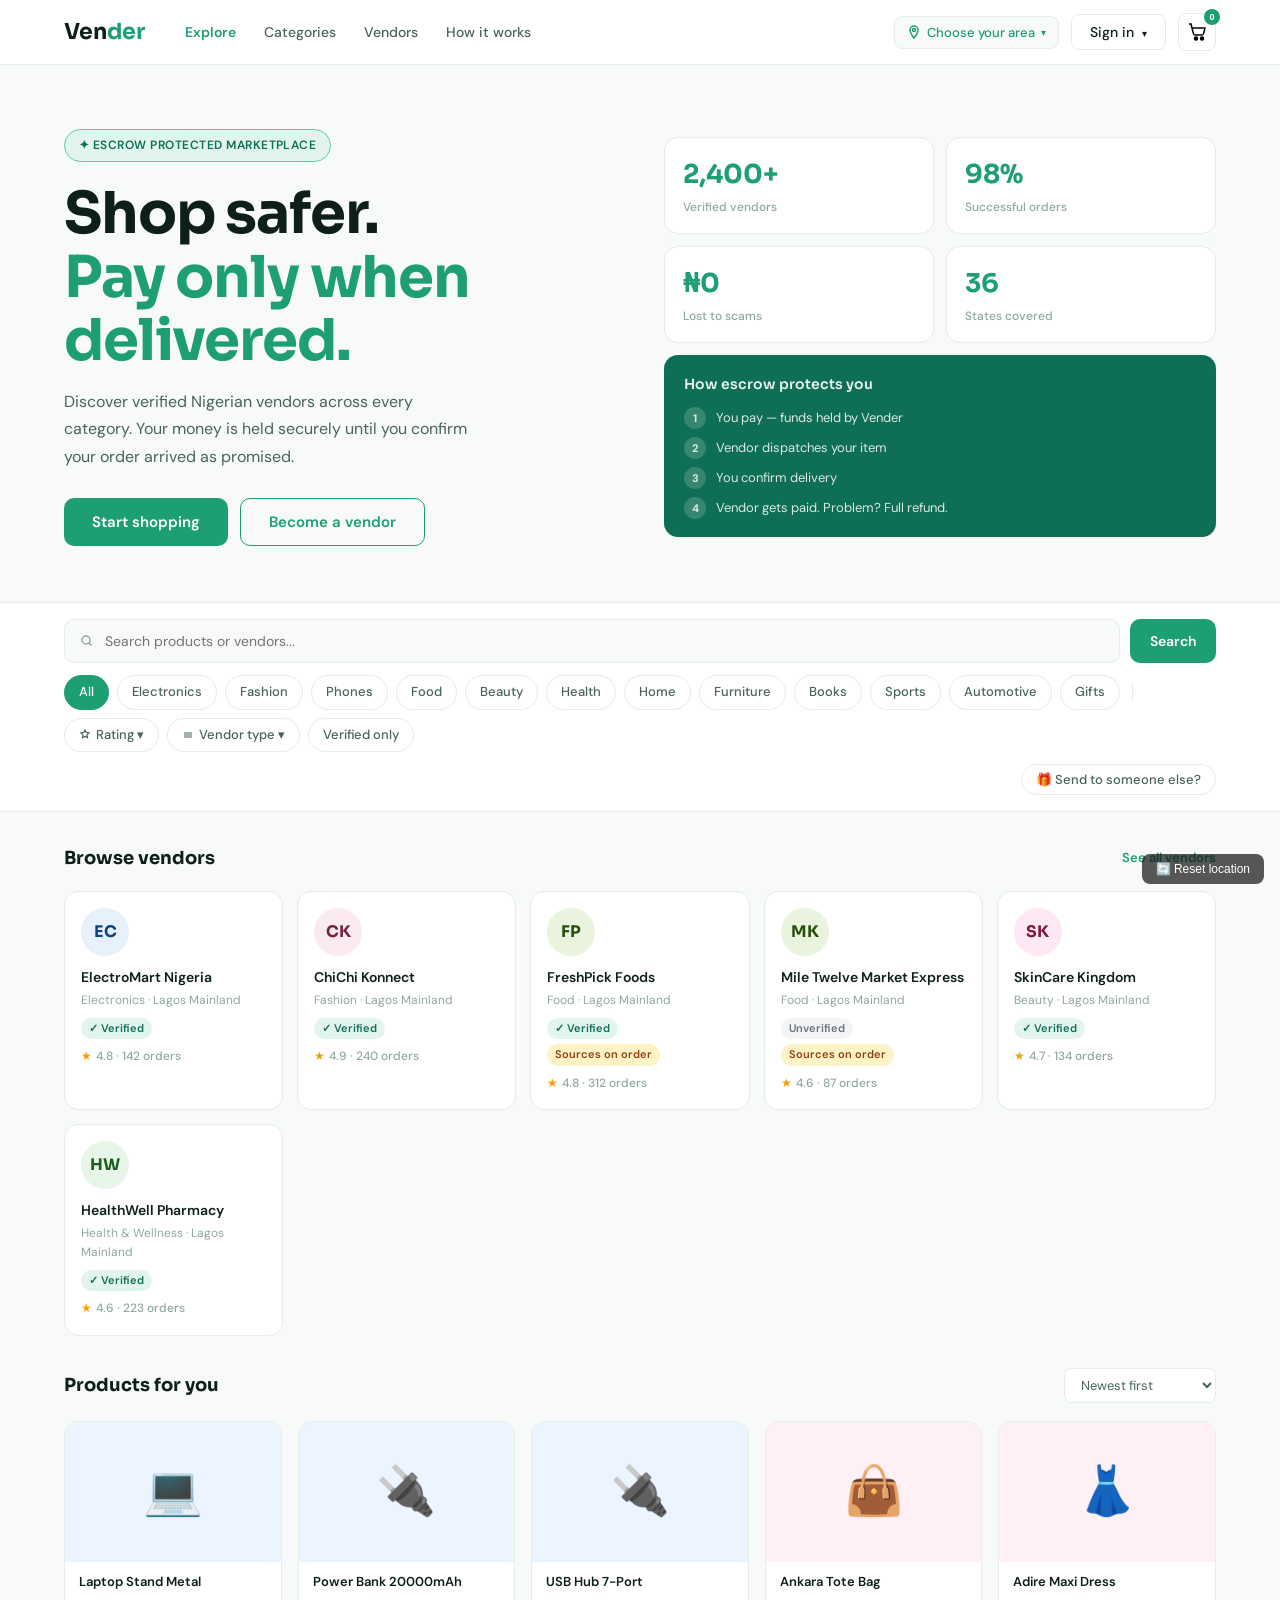
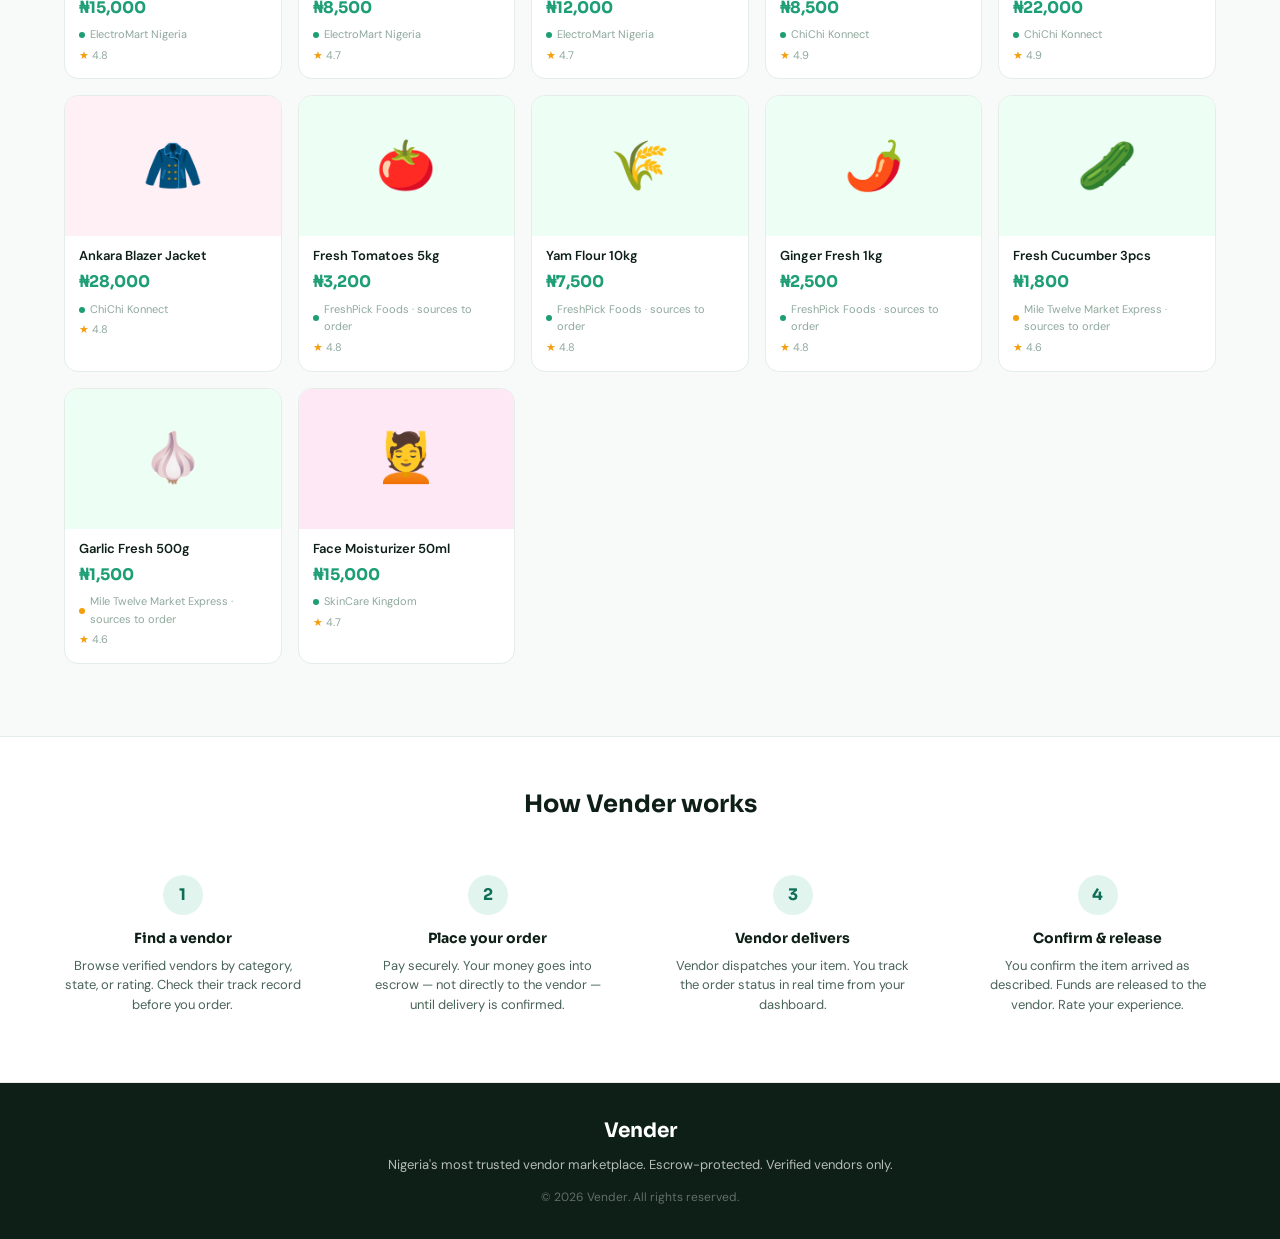
<file: index.html>
<!DOCTYPE html>
<html lang="en">
<head>
<meta charset="UTF-8">
<meta name="viewport" content="width=device-width, initial-scale=1.0">
<title>Vender — Trusted Nigerian Marketplace</title>
<link rel="preconnect" href="https://fonts.googleapis.com">
<link href="https://fonts.googleapis.com/css2?family=Sora:wght@400;500;600;700&family=DM+Sans:wght@400;500&display=swap" rel="stylesheet">
<link rel="stylesheet" href="css/styles.css">
<link rel="stylesheet" href="css/auth-modal.css">
</head>
<body>

<!-- LOCATION MODAL -->
<div class="modal-overlay" id="loc-modal-overlay" onclick="closeLoc(event)">
  <div class="loc-modal" onclick="event.stopPropagation()">
    <h3>Choose your location</h3>
    <div class="loc-grid" id="loc-grid"></div>
    <div style="display:flex;gap:8px;margin-top:16px;padding:0 16px">
      <button class="loc-close" onclick="closeLocModal()" style="flex:1">Cancel</button>
    </div>
  </div>
</div>

<!-- AUTH MODAL -->
<div class="auth-modal-overlay" id="auth-modal-overlay">
  <div class="auth-modal" onclick="event.stopPropagation()">
    <button class="auth-modal-close" onclick="closeAuthModalDirect()">
      <svg width="16" height="16" viewBox="0 0 16 16" fill="none" stroke="currentColor" stroke-width="1.5">
        <path d="M2 2l12 12M14 2L2 14"/>
      </svg>
    </button>
    <div class="auth-modal-icon">🔐</div>
    <h2 class="auth-modal-title">Sign in to continue</h2>
    <p class="auth-modal-sub" id="auth-modal-sub">
      You need an account to place orders on Vender. It's free and takes under 2 minutes.
    </p>
    <div class="auth-modal-btns">
      <button class="auth-btn-primary" onclick="window.location.href='pages/buyer-signup.html'">
        <svg width="16" height="16" viewBox="0 0 16 16" fill="none" stroke="currentColor" stroke-width="1.5">
          <circle cx="8" cy="5" r="3"/>
          <path d="M2 14a6 6 0 0112 0"/>
        </svg>
        Create free account
      </button>
      <button class="auth-btn-secondary" onclick="window.location.href='pages/login.html'">
        Sign in
      </button>
    </div>
    <button class="auth-browse-link" onclick="closeAuthModalDirect()">
      Just browsing — continue without account
    </button>
  </div>
</div>

<!-- NAV -->
<nav>
  <div class="nav-inner">
    <a class="logo" href="index.html">Ven<span>der</span></a>
    <ul class="nav-links">
      <li><a href="index.html" style="color:var(--green);font-weight:600">Explore</a></li>
      <li><a href="pages/categories.html">Categories</a></li>
      <li><a href="pages/vendors.html">Vendors</a></li>
      <li><a href="#how-it-works">How it works</a></li>
    </ul>
    <div class="nav-right">
      <button class="loc-btn" id="loc-btn" onclick="openLocModal()">
        <svg viewBox="0 0 14 14" fill="none" stroke="currentColor" stroke-width="1.5">
          <path d="M7 1C4.79 1 3 2.79 3 5c0 3 4 8 4 8s4-5 4-8c0-2.21-1.79-4-4-4z"/>
          <circle cx="7" cy="5" r="1.5"/>
        </svg>
        <span id="loc-label">Choose your area</span>
        <span style="font-size:10px">▾</span>
      </button>
      <div class="account-dropdown">
        <button class="btn-signin" onclick="toggleAccountMenu(event)">Sign in <span style="font-size:10px;margin-left:4px">▾</span></button>
        <div class="account-menu" id="account-menu">
          <a href="pages/buyer-signup.html" class="menu-item">
            <div class="menu-item-label">Sign up as buyer</div>
            <div class="menu-item-sub">Create a new account</div>
          </a>
          <a href="pages/login.html" class="menu-item">
            <div class="menu-item-label">Sign in as buyer</div>
            <div class="menu-item-sub">Access your account</div>
          </a>
          <div class="menu-divider"></div>
          <a href="pages/become-vendor.html" class="menu-item">
            <div class="menu-item-label">Become a vendor</div>
            <div class="menu-item-sub">Start selling on Vender</div>
          </a>
          <a href="pages/login.html?role=vendor" class="menu-item">
            <div class="menu-item-label">Sign in as vendor</div>
            <div class="menu-item-sub">Manage your store</div>
          </a>
        </div>
      </div>
      <button class="cart-btn">
        <svg viewBox="0 0 18 18" fill="none" stroke="currentColor" stroke-width="1.5">
          <path d="M1 1h2l2.4 9.6A2 2 0 007.3 12h6.4a2 2 0 001.9-1.4L17 5H4"/>
          <circle cx="8" cy="15.5" r="1.5" fill="currentColor"/>
          <circle cx="14" cy="15.5" r="1.5" fill="currentColor"/>
        </svg>
        <div class="cart-badge" id="cart-badge">0</div>
      </button>
    </div>
  </div>
</nav>

<!-- HERO -->
<section class="hero">
  <div class="hero-left">
    <div class="hero-badge">✦ ESCROW PROTECTED MARKETPLACE</div>
    <h1>Shop safer.<br><span class="green">Pay only when<br>delivered.</span></h1>
    <p>Discover verified Nigerian vendors across every category. Your money is held securely until you confirm your order arrived as promised.</p>
    <div class="hero-btns">
      <!-- CHANGED: now calls startShopping() -->
      <button class="btn-primary" onclick="startShopping()">Start shopping</button>
      <button class="btn-outline" onclick="window.location.href='pages/become-vendor.html'">Become a vendor</button>
    </div>
  </div>
  <div class="hero-visual">
    <div class="trust-stats">
      <div class="stat-card">
        <div class="stat-num">2,400+</div>
        <div class="stat-label">Verified vendors</div>
      </div>
      <div class="stat-card">
        <div class="stat-num">98%</div>
        <div class="stat-label">Successful orders</div>
      </div>
      <div class="stat-card">
        <div class="stat-num">₦0</div>
        <div class="stat-label">Lost to scams</div>
      </div>
      <div class="stat-card">
        <div class="stat-num">36</div>
        <div class="stat-label">States covered</div>
      </div>
    </div>
    <div class="escrow-card">
      <div class="etitle">How escrow protects you</div>
      <div class="escrow-steps">
        <div class="estep"><div class="estep-num">1</div>You pay — funds held by Vender</div>
        <div class="estep"><div class="estep-num">2</div>Vendor dispatches your item</div>
        <div class="estep"><div class="estep-num">3</div>You confirm delivery</div>
        <div class="estep"><div class="estep-num">4</div>Vendor gets paid. Problem? Full refund.</div>
      </div>
    </div>
  </div>
</section>

<!-- SEARCH + FILTERS -->
<div class="search-section" id="search-section">
  <div class="search-inner">

    <!-- LOCATION NUDGE — shown for new visitors who haven't set location -->
    <div class="loc-nudge" id="loc-nudge">
    <div class="loc-nudge-arrow">☝️</div>
<div class="loc-nudge-text">
  <strong>↖ Tap "Choose your area"</strong> in the top bar to see vendors near you
</div>
      <button class="loc-nudge-btn" onclick="openLocModal(); hideLocNudge()">
        Set location
      </button>
    </div>

    <div class="search-row">
      <div class="search-box">
        <svg viewBox="0 0 16 16" fill="none" stroke="currentColor" stroke-width="1.5"><circle cx="7" cy="7" r="4"/><path d="M10 10l2.5 2.5"/></svg>
        <input id="search-input" placeholder="Search products or vendors..." oninput="handleSearch(this.value)">
        <span class="search-clear" id="search-clear" onclick="clearSearch()">×</span>
      </div>
      <button class="search-submit" onclick="handleSearch(document.getElementById('search-input').value)">Search</button>
    </div>

    <div class="filter-row">
      <div class="fpill on" onclick="setCategory(this,'All')">All</div>
      <div class="fpill" onclick="setCategory(this,'Electronics')">Electronics</div>
      <div class="fpill" onclick="setCategory(this,'Fashion')">Fashion</div>
      <div class="fpill" onclick="setCategory(this,'Phones')">Phones</div>
      <div class="fpill" onclick="setCategory(this,'Food')">Food</div>
      <div class="fpill" onclick="setCategory(this,'Beauty')">Beauty</div>
      <div class="fpill" onclick="setCategory(this,'Health & Wellness')">Health</div>
      <div class="fpill" onclick="setCategory(this,'Home')">Home</div>
      <div class="fpill" onclick="setCategory(this,'Furniture')">Furniture</div>
      <div class="fpill" onclick="setCategory(this,'Books & Education')">Books</div>
      <div class="fpill" onclick="setCategory(this,'Sports & Outdoors')">Sports</div>
      <div class="fpill" onclick="setCategory(this,'Automotive')">Automotive</div>
      <div class="fpill" onclick="setCategory(this,'Crafts & Gifts')">Gifts</div>
      <div style="width:1px;height:20px;background:var(--border);margin:0 4px"></div>
      <div class="filter-dropdown">
        <div class="fpill" id="rating-pill" onclick="toggleRatingMenu()">
          <svg viewBox="0 0 12 12" fill="none" stroke="currentColor" stroke-width="1.2"><path d="M6 1l1.2 2.4L10 3.9l-2 2 .5 2.8L6 7.5l-2.5 1.2.5-2.8-2-2 2.8-.5z"/></svg>
          Rating ▾
        </div>
        <div class="rating-menu" id="rating-menu">
          <div class="rating-opt sel" onclick="setRating(0,this)">All ratings</div>
          <div class="rating-opt" onclick="setRating(3,this)">3★ and above</div>
          <div class="rating-opt" onclick="setRating(4,this)">4★ and above</div>
          <div class="rating-opt" onclick="setRating(4.5,this)">4.5★ and above</div>
        </div>
      </div>
      <div class="filter-dropdown">
        <div class="fpill" id="vendor-type-pill" onclick="toggleVendorTypeMenu()">
          <svg viewBox="0 0 12 12" fill="none" stroke="currentColor" stroke-width="1.2"><path d="M2 4h8M2 6h8M2 8h8"/></svg>
          Vendor type ▾
        </div>
        <div class="vendor-type-menu" id="vendor-type-menu">
          <div class="vendor-type-opt sel" onclick="setVendorType('any',this)">Any vendor</div>
          <div class="vendor-type-opt" onclick="setVendorType('stock',this)">Stock available</div>
          <div class="vendor-type-opt" onclick="setVendorType('source',this)">Sourced on order</div>
          <div class="vendor-type-opt" onclick="setVendorType('custom',this)">Custom made</div>
        </div>
      </div>
      <div class="fpill" id="verified-pill" onclick="toggleVerified()">Verified only</div>
    </div>

    <div style="display:flex;align-items:center;justify-content:space-between;flex-wrap:wrap;gap:8px">
      <div class="active-tags" id="active-tags"></div>
      <button class="surprise-btn" id="surprise-btn" onclick="openSurprisePicker()">
        <span class="surprise-btn-text">🎁 Send to someone else?</span>
      </button>
    </div>

    <div class="surprise-banner" id="surprise-banner">
      <div class="surprise-banner-icon">🎁</div>
      <div class="surprise-banner-text">
        Shopping for someone in <span class="surprise-loc">your area</span>.
        Showing vendors that deliver there.
      </div>
      <span class="surprise-change" onclick="openSurprisePicker()">Change location</span>
      <span class="surprise-cancel" onclick="cancelSurpriseMode()">
        <svg width="12" height="12" viewBox="0 0 12 12" fill="none" stroke="currentColor" stroke-width="1.5">
          <path d="M2 2l8 8M10 2l-8 8"/>
        </svg>
        Back to my area
      </span>
    </div>

  </div>
</div>

<!-- MAIN CONTENT -->
<div class="main">

  <!-- VENDORS -->
  <div id="vendor-section">
    <div class="section-head">
      <h2>Browse vendors</h2>
      <a class="see-all" href="#">See all vendors</a>
    </div>
    <div class="vendor-grid" id="vendor-grid"></div>
    <div class="vendor-empty" id="vendor-empty-state">
      <div class="empty-icon">📍</div>
      <h3>No vendors in <span id="empty-neighbourhood">your area</span> yet</h3>
      <p>We're growing! More vendors are joining Vender every day.</p>
      <div style="display:flex;gap:12px;margin-top:16px;justify-content:center">
        <button class="btn-outline" onclick="alert('Notify feature coming soon')">Notify me</button>
        <button class="btn-primary" onclick="window.location.href='pages/become-vendor.html'">Become a vendor here</button>
      </div>
      <div style="margin-top:24px;padding-top:24px;border-top:1px solid var(--border)">
        <h4 style="margin-bottom:12px">Vendors nearby</h4>
        <div id="nearby-vendors-grid" class="vendor-grid"></div>
      </div>
    </div>
    <div class="vendor-panel" id="vendor-panel"></div>
  </div>

  <!-- PRODUCTS -->
  <div style="margin-top: 32px;">
    <div class="prod-toolbar">
      <div>
        <h2 style="font-family:var(--font-head);font-size:18px;font-weight:700" id="prod-title">Products for you</h2>
        <div class="results-count" id="results-count"></div>
      </div>
      <select class="sort-select" id="sort-select" onchange="setSort(this.value)">
        <option value="newest">Newest first</option>
        <option value="price-asc">Price: Low to High</option>
        <option value="price-desc">Price: High to Low</option>
        <option value="rating">Top Rated</option>
      </select>
    </div>
    <div class="prod-grid" id="prod-grid"></div>
    <div class="empty" id="empty-state">
      <div class="empty-icon">🔍</div>
      <h3>No results found</h3>
      <p>Try a different keyword or change your location</p>
      <button onclick="clearAllFilters()">Clear all filters</button>
    </div>
  </div>
</div>

<!-- HOW IT WORKS -->
<div class="how-section" id="how-it-works">
  <div class="how-inner">
    <h2>How Vender works</h2>
    <div class="how-grid">
      <div class="how-card">
        <div class="how-num">1</div>
        <h4>Find a vendor</h4>
        <p>Browse verified vendors by category, state, or rating. Check their track record before you order.</p>
      </div>
      <div class="how-card">
        <div class="how-num">2</div>
        <h4>Place your order</h4>
        <p>Pay securely. Your money goes into escrow — not directly to the vendor — until delivery is confirmed.</p>
      </div>
      <div class="how-card">
        <div class="how-num">3</div>
        <h4>Vendor delivers</h4>
        <p>Vendor dispatches your item. You track the order status in real time from your dashboard.</p>
      </div>
      <div class="how-card">
        <div class="how-num">4</div>
        <h4>Confirm &amp; release</h4>
        <p>You confirm the item arrived as described. Funds are released to the vendor. Rate your experience.</p>
      </div>
    </div>
  </div>
</div>

<!-- FOOTER -->
<footer>
  <div class="flogo">Vender</div>
  <p>Nigeria's most trusted vendor marketplace. Escrow-protected. Verified vendors only.</p>
  <p style="margin-top:12px;font-size:12px;opacity:.5">&copy; 2026 Vender. All rights reserved.</p>
</footer>

<script src="data/locations.js"></script>
<script src="js/utils/shared-data.js"></script>
<script src="js/utils/location-helpers.js"></script>
<script src="js/data/vendor-data.js"></script>
<script src="js/main.js"></script>

<!-- FAILSAFE: Global functions for filters and rendering -->
<script>
// STATE
window.userLocation = window.userLocation || (
  localStorage.getItem('vender_location')
    ? JSON.parse(localStorage.getItem('vender_location'))
    : { state: 'Lagos', zone: 'Lagos Mainland', neighbourhood: 'Yaba' }
);
window.currentCat = 'All';
window.currentSearch = '';
window.currentSort = 'newest';
window.minRating = 0;
window.verifiedOnly = false;
window.vendorTypeFilter = 'any'; // 'any', 'stock', 'source', 'custom'
window.surpriseMode = false;
window.surpriseLocation = null;
window.activeVendor = null;

function getActiveLocation() {
  return (window.surpriseMode && window.surpriseLocation) ? window.surpriseLocation : window.userLocation;
}

function fmt(n) { return '₦' + n.toLocaleString(); }

// FILTERS
window.setCategory = function(el, cat) {
  window.currentCat = cat;
  document.querySelectorAll('.fpill:not(.filter-dropdown .fpill)').forEach(p => p.classList.remove('on'));
  if (el) el.classList.add('on');
  window.render();
  window.updateTags();
};

window.toggleRatingMenu = function() {
  const menu = document.getElementById('rating-menu');
  if (menu) menu.classList.toggle('open');
};

window.setRating = function(val, el) {
  window.minRating = val;
  document.querySelectorAll('.rating-opt').forEach(o => o.classList.remove('sel'));
  if (el) el.classList.add('sel');
  const menu = document.getElementById('rating-menu');
  if (menu) menu.classList.remove('open');
  const pill = document.getElementById('rating-pill');
  if (pill) pill.classList.toggle('filter-active', val > 0);
  window.render();
  window.updateTags();
};

window.toggleVendorTypeMenu = function() {
  const menu = document.getElementById('vendor-type-menu');
  if (menu) menu.classList.toggle('open');
};

window.setVendorType = function(type, el) {
  window.vendorTypeFilter = type;
  document.querySelectorAll('.vendor-type-opt').forEach(o => o.classList.remove('sel'));
  if (el) el.classList.add('sel');
  const menu = document.getElementById('vendor-type-menu');
  if (menu) menu.classList.remove('open');
  const pill = document.getElementById('vendor-type-pill');
  if (pill) pill.classList.toggle('filter-active', type !== 'any');
  window.render();
  window.updateTags();
};

window.toggleVerified = function() {
  window.verifiedOnly = !window.verifiedOnly;
  const pill = document.getElementById('verified-pill');
  if (pill) {
    pill.classList.toggle('filter-active', window.verifiedOnly);
    pill.classList.toggle('on', window.verifiedOnly);
  }
  window.render();
  window.updateTags();
};

window.toggleAccountMenu = function(e) {
  if (e) {
    e.stopPropagation();
  }
  const menu = document.getElementById('account-menu');
  const btn = document.querySelector('.btn-signin');
  if (menu) menu.classList.toggle('open');
  if (btn) btn.classList.toggle('active');
};

// LOCATION MODAL FUNCTIONS
// START SHOPPING
window.startShopping = function() {
  const searchSection = document.getElementById('search-section');
  if (searchSection) {
    searchSection.scrollIntoView({ behavior: 'smooth', block: 'start' });
  }
  
  // If no location set, open the modal directly
  if (!localStorage.getItem('vender_location')) {
    setTimeout(() => window.openLocModal(), 600);
  } else {
    // If location is set, focus the search input
    setTimeout(() => document.getElementById('search-input')?.focus(), 600);
  }
};

window.openLocModal = function() {
  const modal = document.getElementById('loc-modal-overlay');
  if (modal) {
    modal.classList.add('open');
    // Reset picker to step 1 and render locations
    locPickerStep = 1;
    locPickerState = null;
    locPickerZone = null;
    // Call renderLocPicker after a tick to ensure DOM is ready
    setTimeout(() => {
      if (typeof renderLocPicker === 'function') {
        renderLocPicker();
      }
    }, 0);
  }
};

window.closeLocModal = function() {
  const modal = document.getElementById('loc-modal-overlay');
  if (modal) modal.classList.remove('open');
};

window.closeLoc = function(e) {
  if (e.target === document.getElementById('loc-modal-overlay')) {
    window.closeLocModal();
  }
};

window.handleSearch = function(val) {
  window.currentSearch = val;
  const clear = document.getElementById('search-clear');
  if (clear) clear.style.display = val ? 'inline' : 'none';
  window.render();
  window.updateTags();
};

window.clearSearch = function() {
  window.currentSearch = '';
  const input = document.getElementById('search-input');
  if (input) input.value = '';
  const clear = document.getElementById('search-clear');
  if (clear) clear.style.display = 'none';
  window.render();
  window.updateTags();
};

window.setSort = function(val) {
  window.currentSort = val;
  window.renderProducts();
};

window.clearAllFilters = function() {
  window.currentSearch = '';
  window.currentCat = 'All';
  window.minRating = 0;
  window.verifiedOnly = false;
  const input = document.getElementById('search-input');
  if (input) input.value = '';
  const clear = document.getElementById('search-clear');
  if (clear) clear.style.display = 'none';
  document.querySelectorAll('.fpill').forEach(p => p.classList.remove('on', 'filter-active'));
  const firstPill = document.querySelector('.fpill');
  if (firstPill) firstPill.classList.add('on');
  document.querySelectorAll('.rating-opt').forEach(o => o.classList.remove('sel'));
  const firstRating = document.querySelector('.rating-opt');
  if (firstRating) firstRating.classList.add('sel');
  window.render();
  window.updateTags();
};

// SURPRISE MODE
window.locPickerStep = 1;
window.locPickerState = null;
window.locPickerZone = null;

window.openSurprisePicker = function() {
  window.locPickerStep = 1;
  window.locPickerState = null;
  window.locPickerZone = null;
  const modal = document.getElementById('loc-modal-overlay');
  if (modal) {
    modal.classList.add('open');
    modal.setAttribute('data-mode', 'surprise');
    window.renderLocPickerSurprise();
  }
};

window.renderLocPickerSurprise = function() {
  const container = document.getElementById('loc-grid');
  const modal = document.querySelector('.loc-modal');
  if (!container || !modal) return;

  if (window.locPickerStep === 1) {
    modal.querySelector('h3').textContent = 'Which state are they in?';
    const states = getAllStates();
    container.innerHTML = states.map(s =>
      `<div class="loc-opt${window.surpriseLocation && s === window.surpriseLocation.state ? ' sel' : ''}" onclick="selectSurpriseState('${s}')">${s}</div>`
    ).join('');
  } else if (window.locPickerStep === 2) {
    modal.querySelector('h3').textContent = `Zone in ${window.locPickerState}`;
    const zones = getZones(window.locPickerState);
    container.innerHTML =
      `<div class="loc-back" onclick="window.locPickerStep=1;window.renderLocPickerSurprise()">← Back to states</div>` +
      zones.map(z =>
        `<div class="loc-opt${window.surpriseLocation && z === window.surpriseLocation.zone ? ' sel' : ''}" onclick="selectSurpriseZone('${z}')">${z}</div>`
      ).join('');
  } else if (window.locPickerStep === 3) {
    modal.querySelector('h3').textContent = `Neighbourhood in ${window.locPickerZone}`;
    const hoods = getNeighbourhoods(window.locPickerState, window.locPickerZone);
    container.innerHTML =
      `<div class="loc-back" onclick="window.locPickerStep=2;window.renderLocPickerSurprise()">← Back to zones</div>` +
      hoods.map(n =>
        `<div class="loc-opt${window.surpriseLocation && n === window.surpriseLocation.neighbourhood ? ' sel' : ''}" onclick="selectSurpriseNeighbourhood('${n}')">${n}</div>`
      ).join('');
  }
};

window.selectSurpriseState = function(state) {
  window.locPickerState = state;
  window.locPickerStep = 2;
  window.renderLocPickerSurprise();
};

window.selectSurpriseZone = function(zone) {
  window.locPickerZone = zone;
  window.locPickerStep = 3;
  window.renderLocPickerSurprise();
};

window.selectSurpriseNeighbourhood = function(neighbourhood) {
  window.surpriseLocation = { state: window.locPickerState, zone: window.locPickerZone, neighbourhood };
  sessionStorage.setItem('vender_shopping_for', JSON.stringify({
    mode: 'surprise',
    state: window.locPickerState,
    zone: window.locPickerZone,
    neighbourhood
  }));
  window.surpriseMode = true;
  closeLocModal();
  window.updateSurpriseBanner();
  window.activeVendor = null;
  const vendorPanel = document.getElementById('vendor-panel');
  if (vendorPanel) vendorPanel.className = 'vendor-panel';
  window.render();
  window.updateTags();
};

window.cancelSurpriseMode = function() {
  window.surpriseMode = false;
  window.surpriseLocation = null;
  sessionStorage.removeItem('vender_shopping_for');
  window.updateSurpriseBanner();
  window.activeVendor = null;
  const vendorPanel = document.getElementById('vendor-panel');
  if (vendorPanel) vendorPanel.className = 'vendor-panel';
  window.render();
  window.updateTags();
};

window.updateSurpriseBanner = function() {
  const banner = document.getElementById('surprise-banner');
  const btn = document.getElementById('surprise-btn');
  if (!banner || !btn) return;
  if (window.surpriseMode && window.surpriseLocation) {
    banner.style.display = 'flex';
    banner.querySelector('.surprise-loc').textContent =
      `${window.surpriseLocation.neighbourhood}, ${window.surpriseLocation.state}`;
    btn.classList.add('surprise-active');
    btn.querySelector('.surprise-btn-text').textContent =
      'Shopping for: ' + window.surpriseLocation.neighbourhood + ' ▾';
  } else {
    banner.style.display = 'none';
    btn.classList.remove('surprise-active');
    btn.querySelector('.surprise-btn-text').textContent = '🎁 Send to someone else?';
  }
};

window.updateTags = function() {
  const tags = [];
  if (window.currentCat !== 'All') tags.push(`<span class="atag" onclick="clearAllFilters()">${window.currentCat} ×</span>`);
  if (window.currentSearch) tags.push(`<span class="atag" onclick="clearSearch()">"${window.currentSearch}" ×</span>`);
  if (window.minRating > 0) tags.push(`<span class="atag" onclick="setRating(0, document.querySelector('.rating-opt'))">${window.minRating}★+ ×</span>`);
  if (window.vendorTypeFilter !== 'any') {
    const typeLabels = { stock: 'Stock available', source: 'Sourced on order', custom: 'Custom made' };
    tags.push(`<span class="atag" onclick="setVendorType('any', document.querySelector('.vendor-type-opt'))">${typeLabels[window.vendorTypeFilter]} ×</span>`);
  }
  if (window.verifiedOnly) tags.push(`<span class="atag" onclick="toggleVerified()">Verified only ×</span>`);
  const row = document.getElementById('active-tags');
  if (row) {
    row.innerHTML = tags.join('');
    row.style.display = tags.length ? 'flex' : 'none';
  }
};

// SELECT VENDOR - Navigate to vendor profile page
window.selectVendor = function(id) {
  if (id) {
    window.location.href = `/Pages/vendor-profile.html?id=${id}`;
  }
};

// GO TO PRODUCT - Navigate to product detail page
window.goToProduct = function(name, vendor, price, img, isSource) {
  sessionStorage.setItem('vender_checkout_item', JSON.stringify({
    name, vendor, price, img,
    isSourceOnOrder: isSource
  }));
  if (window.surpriseMode && window.surpriseLocation) {
    sessionStorage.setItem('vender_shopping_for', JSON.stringify({
      mode: 'surprise',
      state: window.surpriseLocation.state,
      zone: window.surpriseLocation.zone,
      neighbourhood: window.surpriseLocation.neighbourhood
    }));
  } else {
    sessionStorage.removeItem('vender_shopping_for');
  }
  window.location.href = '/Pages/product.html';
};

// RENDER VENDORS
window.renderVendors = function() {
  const grid = document.getElementById('vendor-grid');
  if (!grid || typeof VENDORS === 'undefined') return;
  
  const loc = getActiveLocation();
  
  let vendors = VENDORS.filter(v => {
    if (!v.deliveryZones.includes(loc.neighbourhood)) return false;
    if (window.currentCat !== 'All' && v.cat !== window.currentCat) return false;
    if (window.minRating > 0 && v.rating < window.minRating) return false;
    if (window.verifiedOnly && !v.verified) return false;
    if (window.vendorTypeFilter !== 'any' && v.operationMode !== window.vendorTypeFilter) return false;
    if (window.currentSearch) {
      const q = window.currentSearch.toLowerCase();
      return v.name.toLowerCase().includes(q) || v.cat.toLowerCase().includes(q);
    }
    return true;
  });
  
  const emptySection = document.getElementById('vendor-empty-state');
  
  if (vendors.length === 0) {
    grid.innerHTML = '';
    if (emptySection) emptySection.classList.add('show');
    return;
  }
  
  if (emptySection) emptySection.classList.remove('show');
  grid.innerHTML = vendors.slice(0, 6).map(v => `
    <div class="vcard" onclick="selectVendor('${v.id}')">
      <div class="vav" style="background:${v.bg};color:${v.tc}">${v.id}</div>
      <div class="vname">${v.name}</div>
      <div class="vmeta">${v.cat} · ${v.zone}</div>
      <div class="badges">
        <span class="badge ${v.verified ? 'badge-v' : 'badge-u'}">${v.verified ? '✓ Verified' : 'Unverified'}</span>
        ${v.source ? '<span class="badge badge-s">Sources on order</span>' : ''}
      </div>
      <div class="vstars"><span class="star">★</span>${v.rating} · ${v.orders} orders</div>
    </div>
  `).join('');
};

// RENDER PRODUCTS
window.renderProducts = function() {
  const grid = document.getElementById('prod-grid');
  if (!grid || typeof VENDORS === 'undefined' || typeof PRODUCTS === 'undefined') return;
  
  const loc = getActiveLocation();
  
  // Get vendors in current location that match the vendor type filter
  const availableVendors = VENDORS
    .filter(v => {
      if (!v.deliveryZones.includes(loc.neighbourhood)) return false;
      if (window.vendorTypeFilter !== 'any' && v.operationMode !== window.vendorTypeFilter) return false;
      return true;
    })
    .map(v => v.name);
  
  let products = PRODUCTS.filter(p => {
    if (!availableVendors.includes(p.vendor)) return false;
    if (window.currentCat !== 'All' && p.cat !== window.currentCat) return false;
    if (window.minRating > 0 && p.rating < window.minRating) return false;
    if (window.verifiedOnly && !p.verified) return false;
    if (window.currentSearch) {
      const q = window.currentSearch.toLowerCase();
      return p.name.toLowerCase().includes(q) || p.vendor.toLowerCase().includes(q) || p.cat.toLowerCase().includes(q);
    }
    return true;
  });
  
  if (window.currentSort === 'price-asc') products.sort((a, b) => a.price - b.price);
  else if (window.currentSort === 'price-desc') products.sort((a, b) => b.price - a.price);
  else if (window.currentSort === 'rating') products.sort((a, b) => b.rating - a.rating);
  
  const empty = document.getElementById('empty-state');
  
  if (products.length === 0) {
    grid.innerHTML = '';
    if (empty) empty.classList.add('show');
    return;
  }
  
  if (empty) empty.classList.remove('show');
  
  grid.innerHTML = products.slice(0, 12).map(p => `
    <div class="pcard" onclick="if(typeof goToProduct==='function'){goToProduct('${p.name}', '${p.vendor}', ${p.price}, '${p.img}', ${p.source || false})}">
      <div class="pimg" style="background:${p.bg}">${p.img}</div>
      <div class="pinfo">
        <div class="pname">${p.name}</div>
        <div class="pprice">${fmt(p.price)}</div>
        <div class="pvendor">
          <div class="pdot" style="background:${p.verified ? 'var(--green)' : 'var(--orange)'}"></div>
          ${p.vendor}${p.source ? ' · sources to order' : ''}
        </div>
        <div class="prating"><span class="star">★</span>${p.rating}</div>
      </div>
    </div>
  `).join('');
};

// COMBINED RENDER
window.render = function() {
  if (typeof window.renderVendors === 'function') window.renderVendors();
  if (typeof window.renderProducts === 'function') window.renderProducts();
};

// INITIAL RENDER ON LOAD
window.addEventListener('load', function() {
  setTimeout(function() {
    const vendorGrid = document.getElementById('vendor-grid');
    const prodGrid = document.getElementById('prod-grid');
    
    if ((vendorGrid && vendorGrid.innerHTML.trim() === '') || (prodGrid && prodGrid.innerHTML.trim() === '')) {
      if (typeof VENDORS !== 'undefined' && typeof PRODUCTS !== 'undefined') {
        window.render();
      }
    }
  }, 500);
});
</script>

  <!-- DEV ONLY: remove before launch -->
  <button onclick="localStorage.removeItem('vender_location'); location.reload()"
    style="position:fixed;bottom:16px;right:16px;z-index:9999;background:#111;color:#fff;
           border:none;border-radius:8px;padding:8px 14px;font-size:12px;cursor:pointer;opacity:0.7">
    🔄 Reset location
  </button>
  
</body>
</html>
</file>
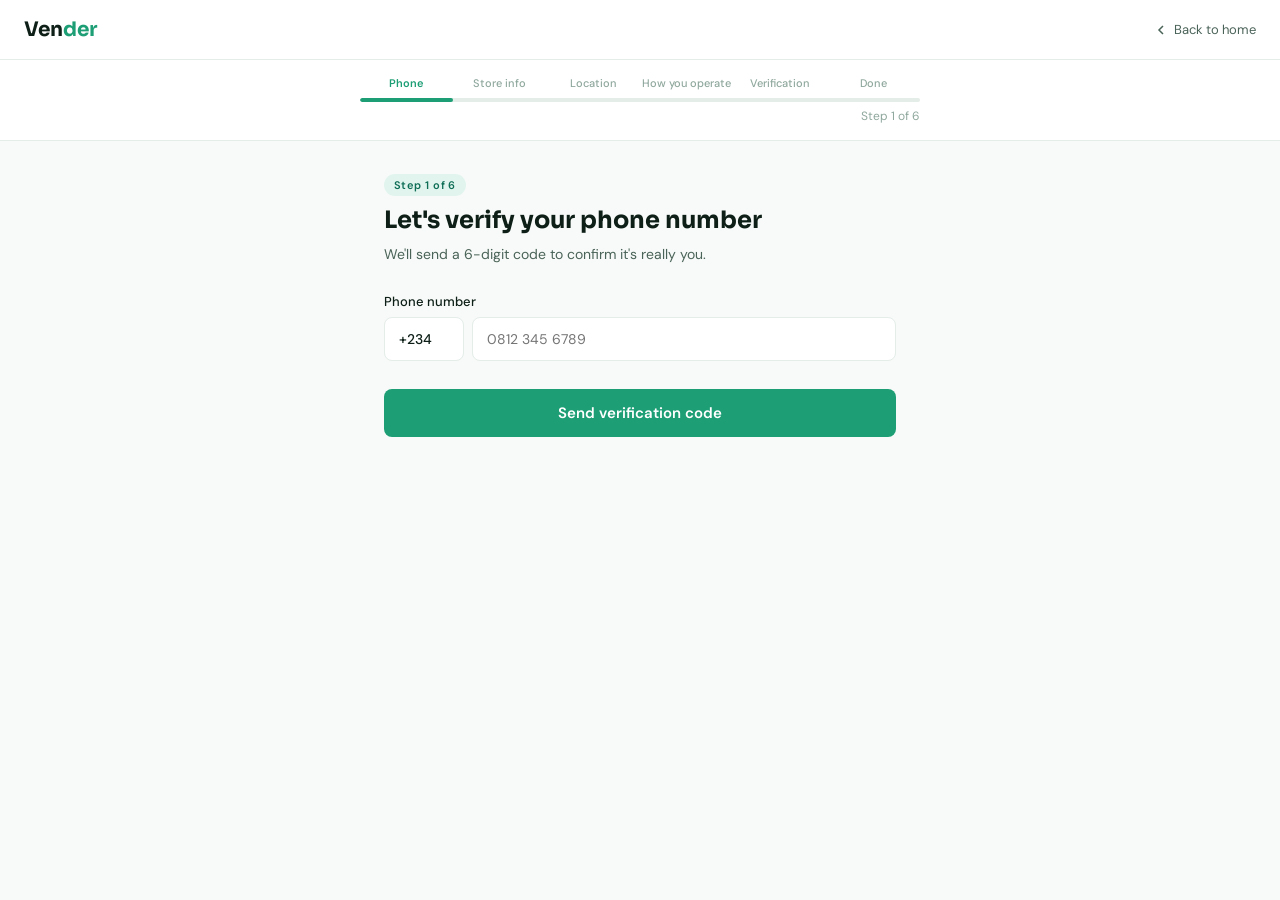
<file: pages/become-vendor.html>
<!DOCTYPE html>
<html lang="en">
<head>
<meta charset="UTF-8">
<meta name="viewport" content="width=device-width, initial-scale=1.0">
<title>Become a Vendor — Vender</title>
<link rel="preconnect" href="https://fonts.googleapis.com">
<link href="https://fonts.googleapis.com/css2?family=Sora:wght@400;500;600;700&family=DM+Sans:ital,wght@0,400;0,500;1,400&display=swap" rel="stylesheet">
<link rel="stylesheet" href="../css/become-vendor.css">
</head>
<body>

<div class="topbar">
  <a class="logo" href="../index.html">Ven<span>der</span></a>
  <a class="back-link" href="../index.html">
    <svg width="14" height="14" viewBox="0 0 14 14" fill="none" stroke="currentColor" stroke-width="1.5"><path d="M9 11L5 7l4-4"/></svg>
    Back to home
  </a>
</div>

<div class="progress-wrap">
  <div class="progress-inner">
    <div class="progress-labels">
      <div class="progress-label active" id="pl-1">Phone</div>
      <div class="progress-label" id="pl-2">Store info</div>
      <div class="progress-label" id="pl-3">Location</div>
      <div class="progress-label" id="pl-4">How you operate</div>
      <div class="progress-label" id="pl-5">Verification</div>
      <div class="progress-label" id="pl-6">Done</div>
    </div>
    <div class="progress-track">
      <div class="progress-fill" id="progress-fill" style="width:16.6%"></div>
    </div>
    <div class="step-counter" id="step-counter">Step 1 of 6</div>
  </div>
</div>

<div class="main">

  <!-- STEP 1: PHONE -->
  <div class="step active" id="step-1">
    <div class="step-header">
      <div class="step-tag">Step 1 of 6</div>
      <h1 class="step-title">Let's verify your phone number</h1>
      <p class="step-sub">We'll send a 6-digit code to confirm it's really you.</p>
    </div>
    <div class="field">
      <label>Phone number</label>
      <div class="phone-row">
        <input class="phone-prefix" type="text" value="+234" readonly>
        <input type="tel" class="phone-input" id="phone-input" placeholder="0812 345 6789" maxlength="11" >
      </div>
      <div class="error-msg" id="phone-err">Please enter a valid Nigerian phone number</div>
    </div>
    <button class="btn-primary" onclick="sendOTP()">Send verification code</button>

    <div class="sending-otp" id="sending-otp">
      Sending code to your phone...
    </div>

    <div class="otp-section" id="otp-section">
      <div class="divider"></div>
      <p style="font-size:14px;color:var(--text-2);margin-bottom:4px">Enter the 6-digit code sent to <strong id="phone-display"></strong></p>
      <a class="resend-link" onclick="resendOTP()">Didn't get it? Resend code</a>
      <div class="otp-row">
        <input class="otp-input" type="number" maxlength="1"  oninput="otpMove(this,0)">
        <input class="otp-input" type="number" maxlength="1" oninput="otpMove(this,1)">
        <input class="otp-input" type="number" maxlength="1" oninput="otpMove(this,2)">
        <input class="otp-input" type="number" maxlength="1" oninput="otpMove(this,3)">
        <input class="otp-input" type="number" maxlength="1" oninput="otpMove(this,4)">
        <input class="otp-input" type="number" maxlength="1" oninput="otpMove(this,5)">
      </div>
      <div class="error-msg" id="otp-err">Incorrect code. Try again. (Hint: use 123456)</div>
      <button class="btn-primary" onclick="verifyOTP()">Verify & continue</button>
    </div>
    
<div class="password-section" id="password-section">
  <div class="divider"></div>
  <p style="font-size:14px;color:var(--text-2);margin-bottom:16px">
    Great! Now create a password for your vendor account.
  </p>
  <div class="field">
    <label>Create password</label>
    <div class="password-wrap">
      <input type="password" id="vendor-password" placeholder="At least 8 characters">
      <button type="button" class="eye-btn" onclick="toggleVendorPass('vendor-password', this)">
        <svg width="18" height="18" viewBox="0 0 20 20" fill="none" stroke="currentColor" stroke-width="1.5">
          <path d="M1 10s3.5-6 9-6 9 6 9 6-3.5 6-9 6-9-6-9-6z"/>
          <circle cx="10" cy="10" r="2.5"/>
        </svg>
      </button>
    </div>
    <div class="error-msg" id="vendor-pass-err">Password must be at least 8 characters</div>
  </div>
  <div class="field">
    <label>Confirm password</label>
    <div class="password-wrap">
      <input type="password" id="vendor-password-confirm" placeholder="Re-enter your password">
      <button type="button" class="eye-btn" onclick="toggleVendorPass('vendor-password-confirm', this)">
        <svg width="18" height="18" viewBox="0 0 20 20" fill="none" stroke="currentColor" stroke-width="1.5">
          <path d="M1 10s3.5-6 9-6 9 6 9 6-3.5 6-9 6-9-6-9-6z"/>
          <circle cx="10" cy="10" r="2.5"/>
        </svg>
      </button>
    </div>
    <div class="error-msg" id="vendor-confirm-err">Passwords do not match</div>
  </div>
  <button class="btn-primary" onclick="validateStep1Password()">Continue to store setup →</button>
</div>
  </div>

  <!-- STEP 2: STORE INFO -->
  <div class="step" id="step-2">
    <div class="step-header">
      <div class="step-tag">Step 2 of 6</div>
      <h1 class="step-title">Tell us about your store</h1>
      <p class="step-sub">This is what buyers will see on your vendor profile.</p>
    </div>

    <div style="text-align:center;margin-bottom:24px">
      <label class="photo-upload" id="photo-upload-label" onclick="document.getElementById('photo-file').click()">
        <img id="photo-preview" class="photo-preview" alt="Store photo">
        <div id="photo-placeholder">
          <div class="photo-icon">
            <svg viewBox="0 0 22 22" fill="none" stroke="currentColor" stroke-width="1.5"><rect x="2" y="6" width="18" height="13" rx="2"/><circle cx="11" cy="12" r="3"/><path d="M8 6l1.5-2h3L14 6"/></svg>
          </div>
          <div class="photo-label">Add store photo</div>
          <div class="photo-sub">Optional — JPG, PNG up to 5MB</div>
        </div>
        <input type="file" id="photo-file" accept="image/*" onchange="previewPhoto(this)">
      </label>
    </div>

    <div class="field">
      <label>Store / business name <span>*</span></label>
      <input type="text" id="store-name" placeholder="e.g. ChiChi Konnect, TechGuru Lagos">
      <div class="error-msg" id="store-name-err">Please enter your store name</div>
    </div>

    <div class="field">
      <label>What do you sell? <span>*</span></label>
      <select id="store-cat">
        <option value="">Select a category</option>
        <option>Fashion & Clothing</option>
        <option>Electronics</option>
        <option>Phones & Accessories</option>
        <option>Food & Groceries</option>
        <option>Beauty & Skincare</option>
        <option>Home & Appliances</option>
        <option>Health & Wellness</option>
        <option>Books & Stationery</option>
        <option>Sports & Fitness</option>
        <option>Baby & Kids</option>
        <option>Automobiles & Parts</option>
        <option>Other</option>
      </select>
      <div class="error-msg" id="store-cat-err">Please select a category</div>
    </div>

    <div class="field">
      <label>Store description <span>*</span></label>
      <textarea id="store-desc" placeholder="Tell buyers what you sell, where you're based, and what makes your store trustworthy..."></textarea>
      <div class="hint" id="desc-count">0 / 200 characters</div>
      <div class="error-msg" id="store-desc-err">Please write a short description (at least 30 characters)</div>
    </div>

    <div class="btn-row">
      <button class="btn-secondary" onclick="goStep(1)">Back</button>
      <button class="btn-primary" onclick="validateStep2()">Continue</button>
    </div>
  </div>

 <!-- STEP 3: LOCATION -->

<div class="step" id="step-3">
  <div class="step-header">
    <div class="step-tag">Step 3 of 6</div>
    <h1 class="step-title">Where are you based?</h1>
    <p class="step-sub">First, tell us where you are. Then choose which areas you can deliver to.</p>
  </div>

  <!-- STATE -->
 <div class="field">
  <label>Your state</label>
  <select id="vendor-state" onchange="loadZones()">
    <option value="">Select your state</option>
    <option value="Abia">Abia</option>
    <option value="Adamawa">Adamawa</option>
    <option value="Akwa Ibom">Akwa Ibom</option>
    <option value="Anambra">Anambra</option>
    <option value="Bauchi">Bauchi</option>
    <option value="Bayelsa">Bayelsa</option>
    <option value="Benue">Benue</option>
    <option value="Borno">Borno</option>
    <option value="Cross River">Cross River</option>
    <option value="Delta">Delta</option>
    <option value="Ebonyi">Ebonyi</option>
    <option value="Edo">Edo</option>
    <option value="Ekiti">Ekiti</option>
    <option value="Enugu">Enugu</option>
    <option value="Gombe">Gombe</option>
    <option value="Imo">Imo</option>
    <option value="Jigawa">Jigawa</option>
    <option value="Kaduna">Kaduna</option>
    <option value="Kano">Kano</option>
    <option value="Katsina">Katsina</option>
    <option value="Kebbi">Kebbi</option>
    <option value="Kogi">Kogi</option>
    <option value="Kwara">Kwara</option>
    <option value="Lagos">Lagos</option>
    <option value="Nasarawa">Nasarawa</option>
    <option value="Niger">Niger</option>
    <option value="Abuja (FCT)">Abuja (FCT)</option>
    <option value="Ogun">Ogun</option>
    <option value="Ondo">Ondo</option>
    <option value="Osun">Osun</option>
    <option value="Oyo">Oyo</option>
    <option value="Plateau">Plateau</option>
    <option value="Rivers">Rivers</option>
    <option value="Sokoto">Sokoto</option>
    <option value="Taraba">Taraba</option>
    <option value="Yobe">Yobe</option>
    <option value="Zamfara">Zamfara</option>
  </select>
</div>

  <!-- ZONE — hidden until state is picked -->
  <div class="field" id="zone-field" style="display:none">
    <label>Your area / zone</label>
    <select id="vendor-zone" onchange="loadNeighbourhoods()">
      <option value="">Select your zone</option>
    </select>
  </div>

  <!-- NEIGHBOURHOOD — hidden until zone is picked -->
  <div class="field" id="hood-field" style="display:none">
    <label>Your neighbourhood</label>
    <select id="vendor-hood" onchange="showDeliveryZones()">
      <option value="">Select your neighbourhood</option>
    </select>
    <div class="hint">This is where you are physically based / where buyers pick up from</div>
  </div>

  <!-- ERROR MESSAGE -->
  <div class="error-msg" id="loc-err" style="margin-bottom:12px"></div>

  <!-- DELIVERY ZONES — hidden until neighbourhood is picked -->
  <div id="delivery-zones-section" style="display:none">
    <div class="divider"></div>
    <label style="font-size:14px;font-weight:600;display:block;margin-bottom:4px">
      Which areas do you deliver to?
      <span style="color:var(--text-3);font-weight:400;font-size:12px">*</span>
    </label>
    <p style="font-size:13px;color:var(--text-2);margin-bottom:12px;line-height:1.5">
      Buyers in these areas will see your products. Your own zone is already ticked — add any extra areas you can reach.
    </p>
    <div class="zones-wrap" id="zones-wrap"></div>
  </div>

  <!-- BUTTONS -->
  <div class="btn-row" style="margin-top:24px">
    <button class="btn-secondary" onclick="goStep(2)">Back</button>
    <button class="btn-primary" onclick="validateStep3()">Continue</button>
  </div>
</div>


<!-- STEP 4: HOW YOU OPERATE -->

  <div class="step" id="step-4">
    <div class="step-header">
      <div class="step-tag">Step 4 of 6</div>
      <h1 class="step-title">How do you operate?</h1>
      <p class="step-sub">You can select more than one. Each mode shows a different badge on your products so buyers know what to expect.</p>
    </div>

    <div class="op-note">
      <svg viewBox="0 0 16 16" fill="none" stroke="currentColor" stroke-width="1.5" width="16" height="16"><circle cx="8" cy="8" r="6"/><path d="M8 5v3.5L10 10"/></svg>
      Badges are earned — not just declared. The system tracks your actual performance and adjusts your badges automatically over time.
    </div>

    <!-- MODE 1: IN STOCK -->
    <div class="op-card" id="op-stock" onclick="toggleMode('stock')">
      <div class="op-card-top">
        <div class="op-check" id="check-stock">
          <svg viewBox="0 0 12 12" fill="none" stroke="currentColor" stroke-width="2.5"><path d="M2 6l3 3 5-5"/></svg>
        </div>
        <div class="op-card-head">
          <div class="op-title">I sell from stock</div>
          <span class="op-badge op-badge-green">Fast orders</span>
        </div>
      </div>
      <div class="op-desc">I already have the items I sell. I can pack and dispatch within 24 hours of receiving an order.</div>
      <div class="op-rule">
        <div class="op-rule-row">
          <span class="op-rule-label">Dispatch deadline</span>
          <span class="op-rule-val">Within 24 hours</span>
        </div>
        <div class="op-rule-row">
          <span class="op-rule-label">Auto-downgrade if</span>
          <span class="op-rule-val">Avg dispatch &gt; 48hrs over 10 orders</span>
        </div>
      </div>
      <div class="op-proof" id="proof-stock">
        <div class="op-proof-title">
          <svg viewBox="0 0 14 14" fill="none" stroke="currentColor" stroke-width="1.5" width="14" height="14"><rect x="1" y="3" width="12" height="9" rx="1"/><path d="M4 3V2m6 1V2M1 6h12"/></svg>
          Proof required to earn this badge
        </div>
        <p class="op-proof-sub">Upload at least 3 photos of actual items you currently have in stock. No stock photos — real photos only. Our team will review before approving this badge.</p>
        
        <!-- stopPropagation on the div AND the input -->
        <div class="proof-upload-area" id="stock-upload-area" 
          onclick="event.stopPropagation(); document.getElementById('stock-photos').click()">
          <svg viewBox="0 0 22 22" fill="none" stroke="currentColor" stroke-width="1.5" width="24" height="24"><rect x="2" y="6" width="18" height="13" rx="2"/><circle cx="11" cy="12" r="3"/><path d="M8 6l1.5-2h3L14 6"/></svg>
          <span>Upload stock photos (min. 3)</span>
          <span class="proof-upload-sub">JPG or PNG, max 5MB each</span>
          <input type="file" id="stock-photos" accept="image/*" multiple 
            onclick="event.stopPropagation()" 
            onchange="handleStockPhotos(this)">
        </div>
        <div class="proof-thumbs" id="stock-thumbs"></div>
        <div class="error-msg" id="stock-photo-err">Please upload at least 3 photos of your stock</div>
      </div>
    </div>

    <!-- MODE 2: SOURCE ON ORDER -->
    <div class="op-card" id="op-source" onclick="toggleMode('source')">
      <div class="op-card-top">
        <div class="op-check" id="check-source">
          <svg viewBox="0 0 12 12" fill="none" stroke="currentColor" stroke-width="2.5"><path d="M2 6l3 3 5-5"/></svg>
        </div>
        <div class="op-card-head">
          <div class="op-title">I source on order</div>
          <span class="op-badge op-badge-orange">Order on demand</span>
        </div>
      </div>
      <div class="op-desc">I go to the market to buy the item after a customer orders. I need up to 48 hours to source and dispatch.</div>
      <div class="op-rule">
        <div class="op-rule-row">
          <span class="op-rule-label">Confirm availability</span>
          <span class="op-rule-val">Within 6 hours of order</span>
        </div>
        <div class="op-rule-row">
          <span class="op-rule-label">Dispatch deadline</span>
          <span class="op-rule-val">Within 48 hours of confirmation</span>
        </div>
        <div class="op-rule-row">
          <span class="op-rule-label">Miss deadline =</span>
          <span class="op-rule-val red-val">Auto refund + 1 strike</span>
        </div>
      </div>
      <div class="op-proof" id="proof-source">
        <div class="op-proof-title">
          <svg viewBox="0 0 14 14" fill="none" stroke="currentColor" stroke-width="1.5" width="14" height="14"><circle cx="7" cy="7" r="5"/><path d="M7 4v3l2 1.5"/></svg>
          How escrow works for this mode
        </div>
        <div class="escrow-steps-mini">
          <div class="esm-row">
            <div class="esm-num">1</div>
            <div class="esm-text">Buyer pays — full amount held in escrow by Vender</div>
          </div>
          <div class="esm-row">
            <div class="esm-num">2</div>
            <div class="esm-text">You confirm you found the item within 6 hours</div>
          </div>
          <div class="esm-row">
            <div class="esm-num">3</div>
            <div class="esm-text">70% released to you so you can go buy the item</div>
          </div>
          <div class="esm-row">
            <div class="esm-num">4</div>
            <div class="esm-text">You dispatch within 48 hours</div>
          </div>
          <div class="esm-row">
            <div class="esm-num">5</div>
            <div class="esm-text">Buyer confirms delivery — remaining 30% released to you</div>
          </div>
        </div>
      </div>
    </div>

    <!-- MODE 3: CUSTOM / MADE TO ORDER -->
    <div class="op-card" id="op-custom" onclick="toggleMode('custom')">
      <div class="op-card-top">
        <div class="op-check" id="check-custom">
          <svg viewBox="0 0 12 12" fill="none" stroke="currentColor" stroke-width="2.5"><path d="M2 6l3 3 5-5"/></svg>
        </div>
        <div class="op-card-head">
          <div class="op-title">I make / customize on order</div>
          <span class="op-badge op-badge-purple">Custom made</span>
        </div>
      </div>
      <div class="op-desc">I create or customize the item specifically for each buyer — tailoring, baking, furniture, engravings, etc. Delivery time depends on the item.</div>
      <div class="op-rule">
        <div class="op-rule-row">
          <span class="op-rule-label">Production deadline</span>
          <span class="op-rule-val">You set per product listing</span>
        </div>
        <div class="op-rule-row">
          <span class="op-rule-label">Auto-downgrade if</span>
          <span class="op-rule-val">Buyer satisfaction &lt; 80% over 10 orders</span>
        </div>
      </div>
      <div class="op-proof" id="proof-custom">
        <div class="op-proof-title">
          <svg viewBox="0 0 14 14" fill="none" stroke="currentColor" stroke-width="1.5" width="14" height="14"><rect x="1" y="3" width="12" height="9" rx="1"/><path d="M4 3V2m6 1V2M1 6h12"/></svg>
          Portfolio required to earn this badge
        </div>
        <p class="op-proof-sub">Upload examples of your past work so buyers can see your quality. Minimum 3 examples. These will show on your vendor profile.</p>

        <!-- FIXED: all content is properly inside this div -->
        <div class="proof-upload-area" id="custom-upload-area" 
          onclick="event.stopPropagation(); document.getElementById('custom-portfolio').click()">
          <svg viewBox="0 0 22 22" fill="none" stroke="currentColor" stroke-width="1.5" width="24" height="24"><rect x="2" y="6" width="18" height="13" rx="2"/><circle cx="11" cy="12" r="3"/><path d="M8 6l1.5-2h3L14 6"/></svg>
          <span>Upload portfolio photos (min. 3)</span>
          <span class="proof-upload-sub">JPG or PNG, max 5MB each</span>
          <input type="file" id="custom-portfolio" accept="image/*" multiple 
            onclick="event.stopPropagation()" 
            onchange="handleCustomPhotos(this)">
        </div>

        <div class="proof-thumbs" id="custom-thumbs"></div>

        <div class="field" style="margin-top:12px" onclick="event.stopPropagation()">
          <label>Describe what you make / customize</label>
          <textarea id="custom-desc" 
            onclick="event.stopPropagation()" 
            placeholder="e.g. I'm a tailor specialising in Ankara suits and dresses. I take measurements online via video call and deliver within 7 days..."></textarea>
        </div>
        <div class="error-msg" id="custom-proof-err">Please upload at least 3 portfolio photos</div>
      </div>
    </div>

    <!-- PERFORMANCE NOTE -->
    <div class="performance-note">
      <div class="perf-title">How badge enforcement works</div>
      <div class="perf-body">
        After every completed order, Vender silently tracks your actual performance against your declared mode. If your behavior consistently doesn't match — e.g. you claimed "In stock" but always take 3+ days to dispatch — your badge is automatically downgraded. You'll receive a warning first. You can always re-earn a badge by improving your performance.
      </div>
    </div>

    <div class="error-msg" id="op-err" style="margin-top:4px">Please select at least one mode</div>

    <div class="agree-row" onclick="event.stopPropagation(); toggleAgree4()">
      <input type="checkbox" id="agree-check-4" onclick="event.stopPropagation()">
      <div class="agree-text">
        <strong>I understand how each mode works</strong> including the escrow rules, deadlines, and automatic badge enforcement. I agree to operate honestly and within the rules of each mode I select.
      </div>
    </div>
    <div class="error-msg" id="agree4-err">You must confirm to continue</div>

    <div class="btn-row" style="margin-top:24px">
      <button class="btn-secondary" onclick="goStep(3)">Back</button>
      <button class="btn-primary" onclick="validateStep4()">I understand, continue</button>
    </div>
  </div>

  <!-- STEP 5: VERIFICATION -->
  <div class="step" id="step-5">
    <div class="step-header">
      <div class="step-tag">Step 5 of 6</div>
      <h1 class="step-title">Verify your identity</h1>
      <p class="step-sub">This is how we protect buyers and keep scammers off the platform.</p>
    </div>

    <div class="kyc-note">
      <svg viewBox="0 0 18 18" fill="none" stroke="currentColor" stroke-width="1.5"><path d="M9 1L2 5v5c0 4 3.1 7.7 7 8.5 3.9-.8 7-4.5 7-8.5V5L9 1z"/></svg>
      <div>Your BVN is used <strong>only to verify your identity</strong>. We never share it, store it in plain text, or use it for anything else. It is encrypted immediately.</div>
    </div>

    <div class="field">
      <label>Bank Verification Number (BVN)</label>
      <input type="number" id="bvn-input" placeholder="Enter your 11-digit BVN" maxlength="11">
      <div class="hint">Dial *565*0# on your registered phone number to get your BVN</div>
      <div class="error-msg" id="bvn-err">BVN must be 11 digits</div>
    </div>

    <div class="field">
      <label>National ID Number (NIN) <span>Optional but speeds up verification</span></label>
      <input type="number" id="nin-input" placeholder="Enter your 11-digit NIN">
      <div class="hint">Dial *346# to get your NIN</div>
    </div>

    <div class="divider"></div>

    <div class="field">
      <label>Bank account for payouts</label>
      <div class="bank-row">
        <select id="bank-select" onchange="checkAccount()">
          <option value="">Select bank</option>
          <option>Access Bank</option>
          <option>First Bank</option>
          <option>GTBank</option>
          <option>UBA</option>
          <option>Zenith Bank</option>
          <option>Kuda Bank</option>
          <option>OPay</option>
          <option>PalmPay</option>
          <option>Moniepoint</option>
          <option>Wema Bank</option>
          <option>Fidelity Bank</option>
          <option>Sterling Bank</option>
          <option>Union Bank</option>
          <option>Polaris Bank</option>
          <option>FCMB</option>
          <option>Stanbic IBTC</option>
          <option>Ecobank</option>
        </select>
        <input type="number" id="account-number" placeholder="Account number" maxlength="10" oninput="checkAccount()">
      </div>
      <div class="account-verify" id="account-verify">
        <svg viewBox="0 0 16 16" fill="none" stroke="currentColor" stroke-width="1.5"><path d="M3 8l4 4 6-6"/></svg>
        <span id="account-name">Chidi Okafor — GTBank</span>
      </div>
      <div class="error-msg" id="bank-err">Please select a bank and enter your 10-digit account number</div>
    </div>

    <div class="agree-row" onclick="toggleAgree()">
      <input type="checkbox" id="agree-check">
      <div class="agree-text">
        <strong>I confirm that all information I have provided is accurate and belongs to me.</strong> I understand that providing false information or engaging in fraudulent activity will result in permanent removal from Vender and may be reported to appropriate authorities.
      </div>
    </div>
    <div class="error-msg" id="agree-err">You must confirm to continue</div>

    <div class="btn-row" style="margin-top:20px">
      <button class="btn-secondary" onclick="goStep(4)">Back</button>
      <button class="btn-primary" onclick="validateStep5()">Submit for review</button>
    </div>
  </div>

  <!-- STEP 6: DONE -->
  <div class="step" id="step-6">
    <div class="success-screen">
      <div class="success-circle">
        <svg viewBox="0 0 36 36" fill="none" stroke="currentColor" stroke-width="2.5" stroke-linecap="round"><path d="M6 18l8 8L30 10"/></svg>
      </div>
      <h1 class="success-title">You're in, <span id="vendor-firstname" style="color:var(--green)">Chidi</span>!</h1>
      <p class="success-sub">Your application has been submitted. Here's what happens next.</p>

      <div class="status-card">
        <div class="status-row">
          <div class="status-icon" style="background:var(--orange-light)">
            <svg width="20" height="20" viewBox="0 0 20 20" fill="none" stroke="#92400E" stroke-width="1.5"><circle cx="10" cy="10" r="7"/><path d="M10 6v4l2.5 2"/></svg>
          </div>
          <div>
            <div class="status-label">Under review</div>
            <div class="status-sub">We're verifying your BVN and details</div>
          </div>
        </div>
        <div class="what-next">
          <strong>What happens next:</strong>
          You'll receive an SMS within <strong>24 hours</strong> confirming your verification. Once verified, your store goes live and you can start receiving orders. You can set up your products right now while you wait.
        </div>
      </div>

      <div class="status-card" style="text-align:left">
        <div style="font-size:13px;font-weight:600;margin-bottom:12px">While you wait, you can:</div>
        <div style="display:flex;flex-direction:column;gap:10px">
          <div style="display:flex;align-items:center;gap:10px;font-size:13px;color:var(--text-2)">
            <div style="width:28px;height:28px;border-radius:50%;background:var(--green-light);display:flex;align-items:center;justify-content:center;flex-shrink:0">
              <svg width="14" height="14" viewBox="0 0 14 14" fill="none" stroke="var(--green)" stroke-width="1.5"><rect x="1" y="3" width="12" height="9" rx="1"/><path d="M4 3V2m6 1V2M1 6h12"/></svg>
            </div>
            Add your products and set prices
          </div>
          <div style="display:flex;align-items:center;gap:10px;font-size:13px;color:var(--text-2)">
            <div style="width:28px;height:28px;border-radius:50%;background:var(--green-light);display:flex;align-items:center;justify-content:center;flex-shrink:0">
              <svg width="14" height="14" viewBox="0 0 14 14" fill="none" stroke="var(--green)" stroke-width="1.5"><circle cx="7" cy="5" r="3"/><path d="M2 12a5 5 0 0110 0"/></svg>
            </div>
            Complete your store profile
          </div>
          <div style="display:flex;align-items:center;gap:10px;font-size:13px;color:var(--text-2)">
            <div style="width:28px;height:28px;border-radius:50%;background:var(--green-light);display:flex;align-items:center;justify-content:center;flex-shrink:0">
              <svg width="14" height="14" viewBox="0 0 14 14" fill="none" stroke="var(--green)" stroke-width="1.5"><path d="M7 1l1.8 3.6L13 5.3l-3 2.9.7 4.1L7 10.2l-3.7 2.1.7-4.1-3-2.9 4.2-.7z"/></svg>
            </div>
            Share your store link with customers
          </div>
        </div>
      </div>

      <button class="btn-primary" onclick="goToDashboard()" style="margin-bottom:10px">Set up my store</button>
      <button class="btn-secondary" onclick="window.location.href='../index.html'">Go to home page</button>
    </div>
  </div>

</div>

<script src="../js/pages/become-vendor.js" ></script>
<script src="../js/auth/vendor-location.js" ></script>
</body>
</html>
</file>
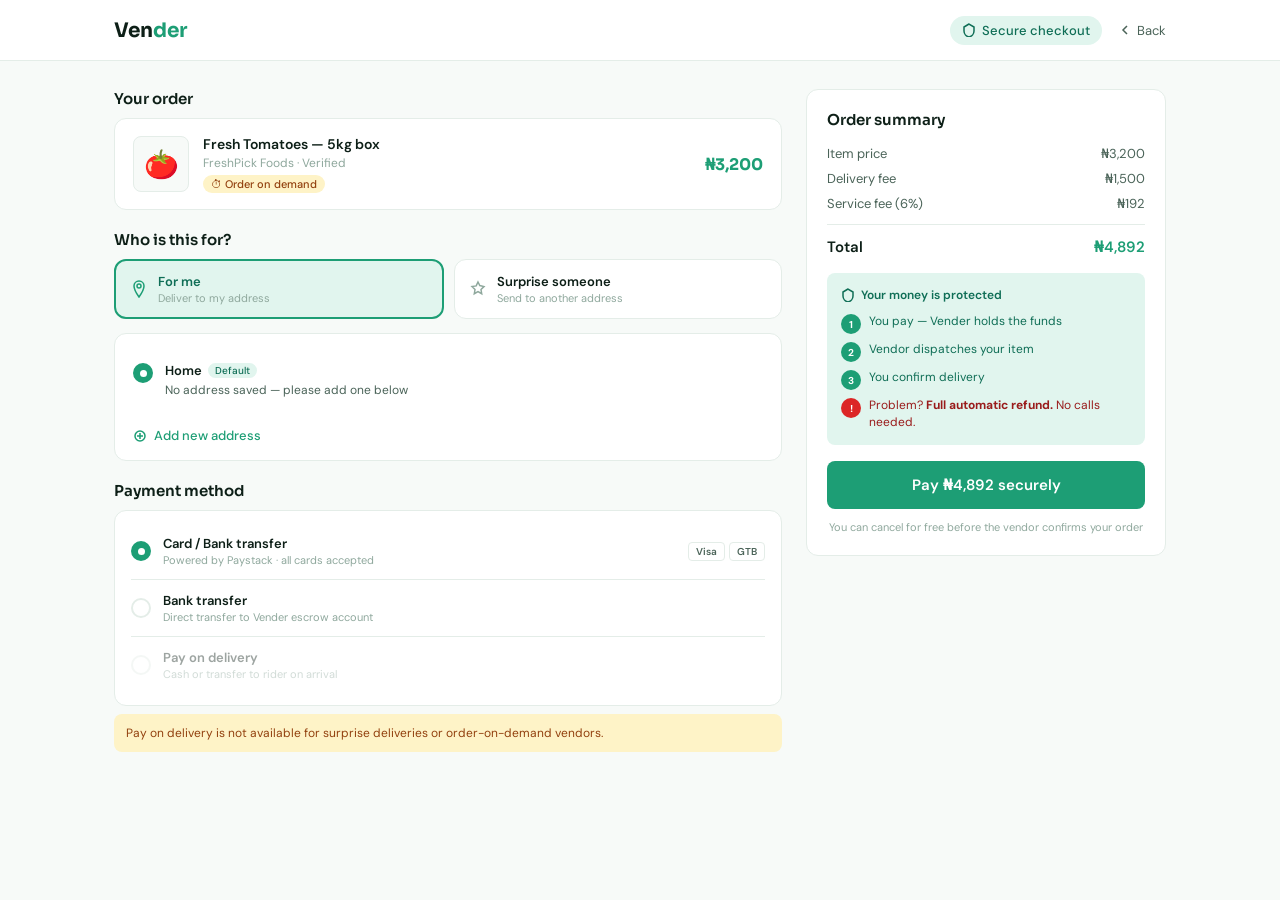
<file: pages/checkout.html>
<!DOCTYPE html>
<html lang="en">
<head>
  <meta charset="UTF-8">
  <meta name="viewport" content="width=device-width, initial-scale=1.0">
  <title>Checkout — Vender</title>
  <link rel="preconnect" href="https://fonts.googleapis.com">
  <link href="https://fonts.googleapis.com/css2?family=Sora:wght@400;500;600;700&family=DM+Sans:wght@400;500&display=swap" rel="stylesheet">
  <link rel="stylesheet" href="../css/checkout.css">
</head>
<body>

  <!-- NAV -->
  <nav class="co-nav">
    <div class="co-nav-inner">
      <a class="logo" href="../index.html">Ven<span>der</span></a>
      <div class="co-nav-right">
        <div class="secure-badge">
          <svg width="14" height="14" viewBox="0 0 14 14" fill="none" stroke="currentColor" stroke-width="1.5">
            <path d="M7 1L2 4v4c0 2.8 2.1 5.4 5 6 2.9-.6 5-3.2 5-6V4L7 1z"/>
          </svg>
          Secure checkout
        </div>
        <a class="back-link" href="javascript:history.back()">
          <svg width="14" height="14" viewBox="0 0 14 14" fill="none" stroke="currentColor" stroke-width="1.5">
            <path d="M9 11L5 7l4-4"/>
          </svg>
          Back
        </a>
      </div>
    </div>
  </nav>

  <div class="co-layout">

    <!-- LEFT COLUMN -->
    <div class="co-left">

      <!-- ORDER SUMMARY -->
      <div class="co-section">
        <div class="co-section-title">Your order</div>
        <div class="co-card" id="order-summary">
          <!-- Populated by JS from sessionStorage/URL params -->
          <div class="order-row">
            <div class="order-img" id="order-img">🍅</div>
            <div class="order-info">
              <div class="order-name" id="order-name">Fresh Tomatoes — 5kg box</div>
              <div class="order-vendor" id="order-vendor">FreshPick Foods · Verified</div>
              <div class="order-mode" id="order-mode"></div>
            </div>
            <div class="order-price" id="order-price">₦3,200</div>
          </div>
        </div>
      </div>

      <!-- WHO IS THIS FOR -->
      <div class="co-section">
        <div class="co-section-title">Who is this for?</div>
        <div class="delivery-tabs">
          <div class="dtab active" id="tab-me" onclick="switchDelivery('me')">
            <svg width="18" height="18" viewBox="0 0 18 18" fill="none" stroke="currentColor" stroke-width="1.5">
              <path d="M9 1C6.2 1 4 3.2 4 6c0 4 5 11 5 11s5-7 5-11c0-2.8-2.2-5-5-5z"/>
              <circle cx="9" cy="6" r="2"/>
            </svg>
            <div>
              <div class="dtab-label">For me</div>
              <div class="dtab-sub">Deliver to my address</div>
            </div>
          </div>
          <div class="dtab" id="tab-someone" onclick="switchDelivery('someone')">
            <svg width="18" height="18" viewBox="0 0 18 18" fill="none" stroke="currentColor" stroke-width="1.5">
              <path d="M9 2l1.8 3.6L15 6.6l-3 2.9.7 4.2L9 11.5l-3.7 2.2.7-4.2-3-2.9 4.2-.7z"/>
            </svg>
            <div>
              <div class="dtab-label">Surprise someone</div>
              <div class="dtab-sub">Send to another address</div>
            </div>
          </div>
        </div>

        <!-- FOR ME: SAVED ADDRESSES -->
        <div id="panel-me">
          <div class="co-card">
            <div class="addr-list" id="addr-list">
              <div class="addr-item selected" onclick="selectAddr(this)" data-id="home">
                <div class="addr-radio"><div class="addr-radio-dot"></div></div>
                <div class="addr-body">
                  <div class="addr-name">
                    Home
                    <span class="addr-default-badge">Default</span>
                  </div>
                  <div class="addr-detail" id="saved-addr-1">Loading your saved address...</div>
                </div>
              </div>
            </div>
            <div class="add-addr-btn" onclick="toggleNewAddr()">
              <svg width="14" height="14" viewBox="0 0 14 14" fill="none" stroke="currentColor" stroke-width="1.5">
                <circle cx="7" cy="7" r="5"/>
                <path d="M7 4v6M4 7h6"/>
              </svg>
              Add new address
            </div>
          </div>

          <!-- NEW ADDRESS FORM (hidden by default) -->
          <div class="new-addr-form co-card" id="new-addr-form" style="display:none">
            <div class="form-title">New delivery address</div>
            <div class="field-row">
              <div class="field">
                <label>State</label>
                <select id="new-state" onchange="loadNewZones()">
                  <option value="">Select state</option>
                  <option value="Abia">Abia</option>
                  <option value="Adamawa">Adamawa</option>
                  <option value="Akwa Ibom">Akwa Ibom</option>
                  <option value="Anambra">Anambra</option>
                  <option value="Bauchi">Bauchi</option>
                  <option value="Bayelsa">Bayelsa</option>
                  <option value="Benue">Benue</option>
                  <option value="Borno">Borno</option>
                  <option value="Cross River">Cross River</option>
                  <option value="Delta">Delta</option>
                  <option value="Ebonyi">Ebonyi</option>
                  <option value="Edo">Edo</option>
                  <option value="Ekiti">Ekiti</option>
                  <option value="Enugu">Enugu</option>
                  <option value="Gombe">Gombe</option>
                  <option value="Imo">Imo</option>
                  <option value="Jigawa">Jigawa</option>
                  <option value="Kaduna">Kaduna</option>
                  <option value="Kano">Kano</option>
                  <option value="Katsina">Katsina</option>
                  <option value="Kebbi">Kebbi</option>
                  <option value="Kogi">Kogi</option>
                  <option value="Kwara">Kwara</option>
                  <option value="Lagos">Lagos</option>
                  <option value="Nasarawa">Nasarawa</option>
                  <option value="Niger">Niger</option>
                  <option value="Abuja (FCT)">Abuja (FCT)</option>
                  <option value="Ogun">Ogun</option>
                  <option value="Ondo">Ondo</option>
                  <option value="Osun">Osun</option>
                  <option value="Oyo">Oyo</option>
                  <option value="Plateau">Plateau</option>
                  <option value="Rivers">Rivers</option>
                  <option value="Sokoto">Sokoto</option>
                  <option value="Taraba">Taraba</option>
                  <option value="Yobe">Yobe</option>
                  <option value="Zamfara">Zamfara</option>
                </select>
              </div>
              <div class="field" id="new-zone-field" style="display:none">
                <label>Zone</label>
                <select id="new-zone" onchange="loadNewHoods()">
                  <option value="">Select zone</option>
                </select>
              </div>
            </div>
            <div class="field" id="new-hood-field" style="display:none">
              <label>Neighbourhood</label>
              <select id="new-hood">
                <option value="">Select neighbourhood</option>
              </select>
            </div>
            <div class="field">
              <label>Street address</label>
              <input type="text" id="new-street" placeholder="e.g. 14 Bola Ajibola Street">
            </div>
            <div class="field-row">
              <button class="btn-cancel" onclick="toggleNewAddr()">Cancel</button>
              <button class="btn-save-addr" onclick="saveNewAddr()">Save address</button>
            </div>
          </div>
        </div>

        <!-- SURPRISE SOMEONE PANEL -->
        <div id="panel-someone" style="display:none">
          <div class="surprise-banner">
            <svg width="16" height="16" viewBox="0 0 16 16" fill="none" stroke="currentColor" stroke-width="1.5">
              <path d="M8 2l1.8 3.6L14 6.5l-3 2.9.7 4.2L8 11.5l-3.7 2.1.7-4.2-3-2.9 4.2-.7z"/>
            </svg>
            You're sending a surprise! The vendor will only see "Gift delivery" — your name stays hidden.
          </div>

          <div class="co-card">
            <div class="form-title">Recipient details</div>
            <div class="field-row">
              <div class="field">
                <label>Recipient's name <span class="req">*</span></label>
                <input type="text" id="recipient-name" placeholder="Who is this for?">
                <div class="error-msg" id="recipient-name-err">Required</div>
              </div>
              <div class="field">
                <label>Their phone number <span class="req">*</span></label>
                <input type="tel" id="recipient-phone" placeholder="080x xxx xxxx" inputmode="numeric">
                <div class="error-msg" id="recipient-phone-err">Required</div>
              </div>
            </div>

            <div class="divider"></div>
            <div class="form-title" style="margin-bottom:14px">Their delivery address</div>

            <div class="field-row">
              <div class="field">
                <label>State <span class="req">*</span></label>
                <select id="surp-state" onchange="loadSurpZones()">
                  <option value="">Select state</option>
                  <option value="Abia">Abia</option>
                  <option value="Adamawa">Adamawa</option>
                  <option value="Akwa Ibom">Akwa Ibom</option>
                  <option value="Anambra">Anambra</option>
                  <option value="Bauchi">Bauchi</option>
                  <option value="Bayelsa">Bayelsa</option>
                  <option value="Benue">Benue</option>
                  <option value="Borno">Borno</option>
                  <option value="Cross River">Cross River</option>
                  <option value="Delta">Delta</option>
                  <option value="Ebonyi">Ebonyi</option>
                  <option value="Edo">Edo</option>
                  <option value="Ekiti">Ekiti</option>
                  <option value="Enugu">Enugu</option>
                  <option value="Gombe">Gombe</option>
                  <option value="Imo">Imo</option>
                  <option value="Jigawa">Jigawa</option>
                  <option value="Kaduna">Kaduna</option>
                  <option value="Kano">Kano</option>
                  <option value="Katsina">Katsina</option>
                  <option value="Kebbi">Kebbi</option>
                  <option value="Kogi">Kogi</option>
                  <option value="Kwara">Kwara</option>
                  <option value="Lagos">Lagos</option>
                  <option value="Nasarawa">Nasarawa</option>
                  <option value="Niger">Niger</option>
                  <option value="Abuja (FCT)">Abuja (FCT)</option>
                  <option value="Ogun">Ogun</option>
                  <option value="Ondo">Ondo</option>
                  <option value="Osun">Osun</option>
                  <option value="Oyo">Oyo</option>
                  <option value="Plateau">Plateau</option>
                  <option value="Rivers">Rivers</option>
                  <option value="Sokoto">Sokoto</option>
                  <option value="Taraba">Taraba</option>
                  <option value="Yobe">Yobe</option>
                  <option value="Zamfara">Zamfara</option>
                </select>
              </div>
              <div class="field" id="surp-zone-field" style="display:none">
                <label>Zone <span class="req">*</span></label>
                <select id="surp-zone" onchange="loadSurpHoods()">
                  <option value="">Select zone</option>
                </select>
              </div>
            </div>
            <div class="field" id="surp-hood-field" style="display:none">
              <label>Neighbourhood <span class="req">*</span></label>
              <select id="surp-hood">
                <option value="">Select neighbourhood</option>
              </select>
            </div>
            <div class="field">
              <label>Street address <span class="req">*</span></label>
              <input type="text" id="surp-street" placeholder="e.g. 5 Aminu Kano Crescent, Wuse 2">
              <div class="error-msg" id="surp-street-err">Please enter a street address</div>
            </div>

            <div class="diff-state-note" id="diff-state-note" style="display:none">
              <svg width="14" height="14" viewBox="0 0 14 14" fill="none" stroke="currentColor" stroke-width="1.5">
                <circle cx="7" cy="7" r="5"/><path d="M7 4v3.5L9 9"/>
              </svg>
              <span id="diff-state-text">This delivery is going to a different state. We'll find you vendors in that area.</span>
            </div>

            <div class="surprise-check-row" onclick="toggleSurpriseCheck()">
              <input type="checkbox" id="hide-sender" checked onclick="event.stopPropagation()">
              <label for="hide-sender">Keep it a surprise — hide my name from the vendor and delivery note</label>
            </div>

            <div class="field" style="margin-top:12px">
              <label>Gift message <span style="color:var(--text-3);font-weight:400;font-size:12px">(optional)</span></label>
              <textarea id="gift-message" placeholder="Add a personal note to include with the delivery..." rows="2"></textarea>
            </div>
          </div>
        </div>
      </div>

      <!-- PAYMENT METHOD -->
      <div class="co-section">
        <div class="co-section-title">Payment method</div>
        <div class="co-card" style="padding:12px 16px">
          <div class="pay-opt selected" id="pay-card" onclick="selectPay('card')">
            <div class="pay-radio"><div class="pay-dot"></div></div>
            <div class="pay-info">
              <div class="pay-label">Card / Bank transfer</div>
              <div class="pay-sub">Powered by Paystack · all cards accepted</div>
            </div>
            <div class="pay-logos">
              <span class="pay-logo">Visa</span>
              <span class="pay-logo">GTB</span>
            </div>
          </div>
          <div class="pay-opt" id="pay-transfer" onclick="selectPay('transfer')">
            <div class="pay-radio"><div class="pay-dot"></div></div>
            <div class="pay-info">
              <div class="pay-label">Bank transfer</div>
              <div class="pay-sub">Direct transfer to Vender escrow account</div>
            </div>
          </div>
          <div class="pay-opt" id="pay-delivery" onclick="selectPay('delivery')">
            <div class="pay-radio"><div class="pay-dot"></div></div>
            <div class="pay-info">
              <div class="pay-label">Pay on delivery</div>
              <div class="pay-sub">Cash or transfer to rider on arrival</div>
            </div>
          </div>
        </div>
        <div class="pod-note" id="pod-note" style="display:none">
          Pay on delivery is not available for surprise deliveries or order-on-demand vendors.
        </div>
      </div>

    </div>

    <!-- RIGHT COLUMN — ORDER TOTAL -->
    <div class="co-right">
      <div class="co-card co-summary-card">
        <div class="summary-title">Order summary</div>

        <div class="summary-row">
          <span>Item price</span>
          <span id="sum-item">₦3,200</span>
        </div>
        <div class="summary-row">
          <span>Delivery fee</span>
          <span id="sum-delivery">₦1,500</span>
        </div>
        <div class="summary-row">
          <span>Service fee (6%)</span>
          <span id="sum-service">₦192</span>
        </div>
        <div class="summary-divider"></div>
        <div class="summary-row summary-total">
          <span>Total</span>
          <span id="sum-total">₦4,892</span>
        </div>

        <!-- ESCROW STEPS -->
        <div class="escrow-box">
          <div class="escrow-box-title">
            <svg width="14" height="14" viewBox="0 0 14 14" fill="none" stroke="currentColor" stroke-width="1.5">
              <path d="M7 1L2 4v4c0 2.8 2.1 5.4 5 6 2.9-.6 5-3.2 5-6V4L7 1z"/>
            </svg>
            Your money is protected
          </div>
          <div class="escrow-steps">
            <div class="escrow-step"><div class="escrow-num">1</div><div class="escrow-text">You pay — Vender holds the funds</div></div>
            <div class="escrow-step"><div class="escrow-num">2</div><div class="escrow-text">Vendor dispatches your item</div></div>
            <div class="escrow-step"><div class="escrow-num">3</div><div class="escrow-text">You confirm delivery</div></div>
            <div class="escrow-step escrow-step-refund"><div class="escrow-num escrow-num-red">!</div><div class="escrow-text">Problem? <strong>Full automatic refund.</strong> No calls needed.</div></div>
          </div>
        </div>

        <button class="btn-pay" id="pay-btn" onclick="handlePay()">
          Pay <span id="pay-btn-amount">₦4,892</span> securely
        </button>

        <div class="cancel-note">
          You can cancel for free before the vendor confirms your order
        </div>
      </div>
    </div>

  </div>

  <script src="../data/locations.js"></script>
  <script src="../js/data/orders.js"></script>
  <script src="../js/utils/helpers.js"></script>
  <script src="https://js.paystack.co/v1/inline.js"></script>
  <script src="../js/payment/paystack-handlers.js"></script>
  <script src="../js/pages/checkout.js"></script>
</body>
</html>
</file>
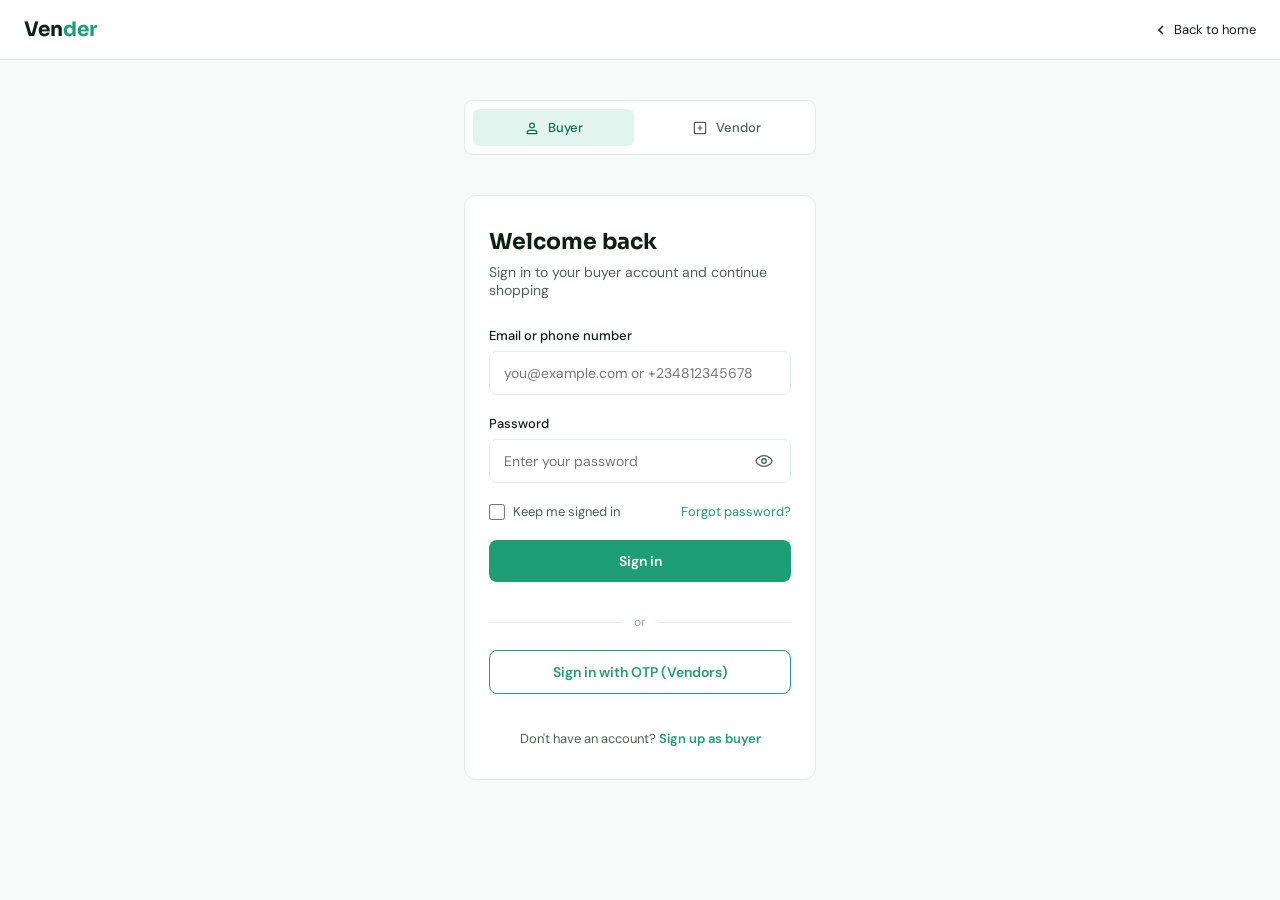
<file: pages/login.html>
<!DOCTYPE html>
<html lang="en">
<head>
  <meta charset="UTF-8">
  <meta name="viewport" content="width=device-width, initial-scale=1.0">
  <title>Sign In — Vender</title>
  <link rel="preconnect" href="https://fonts.googleapis.com">
  <link href="https://fonts.googleapis.com/css2?family=Sora:wght@400;500;600;700&family=DM+Sans:ital,wght@0,400;0,500;1,400&display=swap" rel="stylesheet">
  <link rel="stylesheet" href="../css/login.css">
</head>
<body>

<div class="topbar">
  <a class="logo" href="../index.html">Ven<span>der</span></a>
  <a class="back-link" href="../index.html">
    <svg width="14" height="14" viewBox="0 0 14 14" fill="none" stroke="currentColor" stroke-width="1.5"><path d="M9 11L5 7l4-4"/></svg>
    Back to home
  </a>
</div>

<div class="main">

  <!-- ROLE TABS -->
  <div class="role-tabs" id="role-tabs">
    <button class="role-tab active" onclick="selectRole('buyer', this)">
      <svg viewBox="0 0 20 20" fill="none" stroke="currentColor" stroke-width="1.5"><circle cx="10" cy="7" r="3"/><path d="M4 16a3 3 0 013-3h6a3 3 0 013 3v1H4z"/></svg>
      Buyer
    </button>
    <button class="role-tab" onclick="selectRole('vendor', this)">
      <svg viewBox="0 0 20 20" fill="none" stroke="currentColor" stroke-width="1.5"><rect x="3" y="3" width="14" height="14" rx="1"/><path d="M7 10h6M10 7v6"/></svg>
      Vendor
    </button>
  </div>

  <!-- LOGIN FORM -->
  <div class="login-card">
    <div class="login-header">
      <h1>Welcome back</h1>
      <p id="login-sub">Sign in to your buyer account and continue shopping</p>
    </div>

    <!-- EMAIL/PHONE INPUT -->
    <div class="field">
      <label>Email or phone number</label>
      <input type="text" id="email-input" placeholder="you@example.com or +234812345678">
      <div class="error-msg" id="email-err">Please enter a valid email or phone number</div>
    </div>

    <!-- PASSWORD INPUT -->
    <div class="field">
      <label>Password</label>
      <div class="password-input-wrap">
        <input type="password" id="password-input" placeholder="Enter your password">
        <button type="button" class="password-toggle" onclick="togglePassword()">
          <svg class="eye-icon" viewBox="0 0 20 20" fill="none" stroke="currentColor" stroke-width="1.5"><path d="M10 4C5 4 1 8.5 1 10s4 6 9 6 9-4.5 9-6-4-6-9-6z"/><circle cx="10" cy="10" r="2.5"/></svg>
        </button>
      </div>
      <div class="error-msg" id="password-err">Incorrect password</div>
    </div>

    <!-- REMEMBER ME + FORGOT PASSWORD -->
    <div class="form-bottom">
      <label class="remember-me">
        <input type="checkbox" id="remember-check">
        <span>Keep me signed in</span>
      </label>
      <a href="#" class="forgot-link" onclick="showForgotPassword(event)">Forgot password?</a>
    </div>

    <!-- SIGN IN BUTTON -->
    <button class="btn-primary" onclick="handleSignIn()">Sign in</button>

    <!-- OTP ALTERNATIVE (Vendor only) -->
    <div class="divider">or</div>
    <button class="btn-outline" onclick="showOTPMethod()" id="otp-btn">Sign in with OTP (Vendors)</button>

    <!-- SIGN UP LINK -->
    <div class="sign-up-link">
      Don't have an account? <a href="#" id="signup-link" onclick="goToSignUp(event)">Sign up as buyer</a>
    </div>
  </div>

  <!-- OTP SECTION (hidden by default) -->
  <div class="otp-section" id="otp-section" style="display:none">
    <div class="login-header">
      <h1>Sign in with OTP</h1>
      <p>We'll send a verification code to your phone</p>
    </div>

    <div class="field">
      <label>Phone number</label>
      <div class="phone-row">
        <input class="phone-prefix" type="text" value="+234" readonly>
        <input type="tel" id="otp-phone-input" class="phone-input" placeholder="0812 345 6789" maxlength="11">
      </div>
      <div class="error-msg" id="otp-phone-err">Please enter a valid phone number</div>
    </div>

    <button class="btn-primary" onclick="sendOTPCode()">Send verification code</button>

    <div class="sending-otp" id="sending-otp" style="display:none">
      Sending code to your phone...
    </div>

    <div class="otp-input-section" id="otp-input-section" style="display:none">
      <div class="divider"></div>
      <p style="font-size:14px;color:var(--text-2);margin-bottom:4px">Enter the 6-digit code sent to <strong id="otp-phone-display"></strong></p>
      <a class="resend-link" onclick="resendOTP()">Didn't get it? Resend code</a>
      <div class="otp-row">
        <input class="otp-input" type="number" maxlength="1" oninput="otpMove(this,0)">
        <input class="otp-input" type="number" maxlength="1" oninput="otpMove(this,1)">
        <input class="otp-input" type="number" maxlength="1" oninput="otpMove(this,2)">
        <input class="otp-input" type="number" maxlength="1" oninput="otpMove(this,3)">
        <input class="otp-input" type="number" maxlength="1" oninput="otpMove(this,4)">
        <input class="otp-input" type="number" maxlength="1" oninput="otpMove(this,5)">
      </div>
      <div class="error-msg" id="otp-err">Incorrect code. Try again. (Hint: use 123456)</div>
      <button class="btn-primary" onclick="verifyOTPCode()">Verify & sign in</button>
    </div>

    <button class="btn-secondary" onclick="backToPassword()" style="margin-top:16px">Back to password login</button>
  </div>

  <!-- FORGOT PASSWORD SECTION (hidden by default) -->
  <div class="forgot-section" id="forgot-section" style="display:none">
    <div class="login-header">
      <h1>Reset your password</h1>
      <p>Enter your email and we'll send you a reset link</p>
    </div>

    <div class="field">
      <label>Email address</label>
      <input type="email" id="forgot-email" placeholder="you@example.com">
      <div class="error-msg" id="forgot-email-err">Please enter a valid email</div>
    </div>

    <button class="btn-primary" onclick="sendResetLink()">Send reset link</button>

    <div class="reset-sent" id="reset-sent" style="display:none;text-align:center;padding:20px;background:var(--green-light);border-radius:8px;margin-bottom:16px">
      <div style="color:var(--green-dark);font-weight:600;margin-bottom:4px">Check your email</div>
      <div style="color:var(--text-2);font-size:13px">We've sent a password reset link to <strong id="reset-email-display"></strong></div>
    </div>

    <button class="btn-secondary" onclick="backToPassword()">Back to sign in</button>
  </div>

</div>

<script src="../js/pages/login.js"></script>
</body>
</html>
</file>
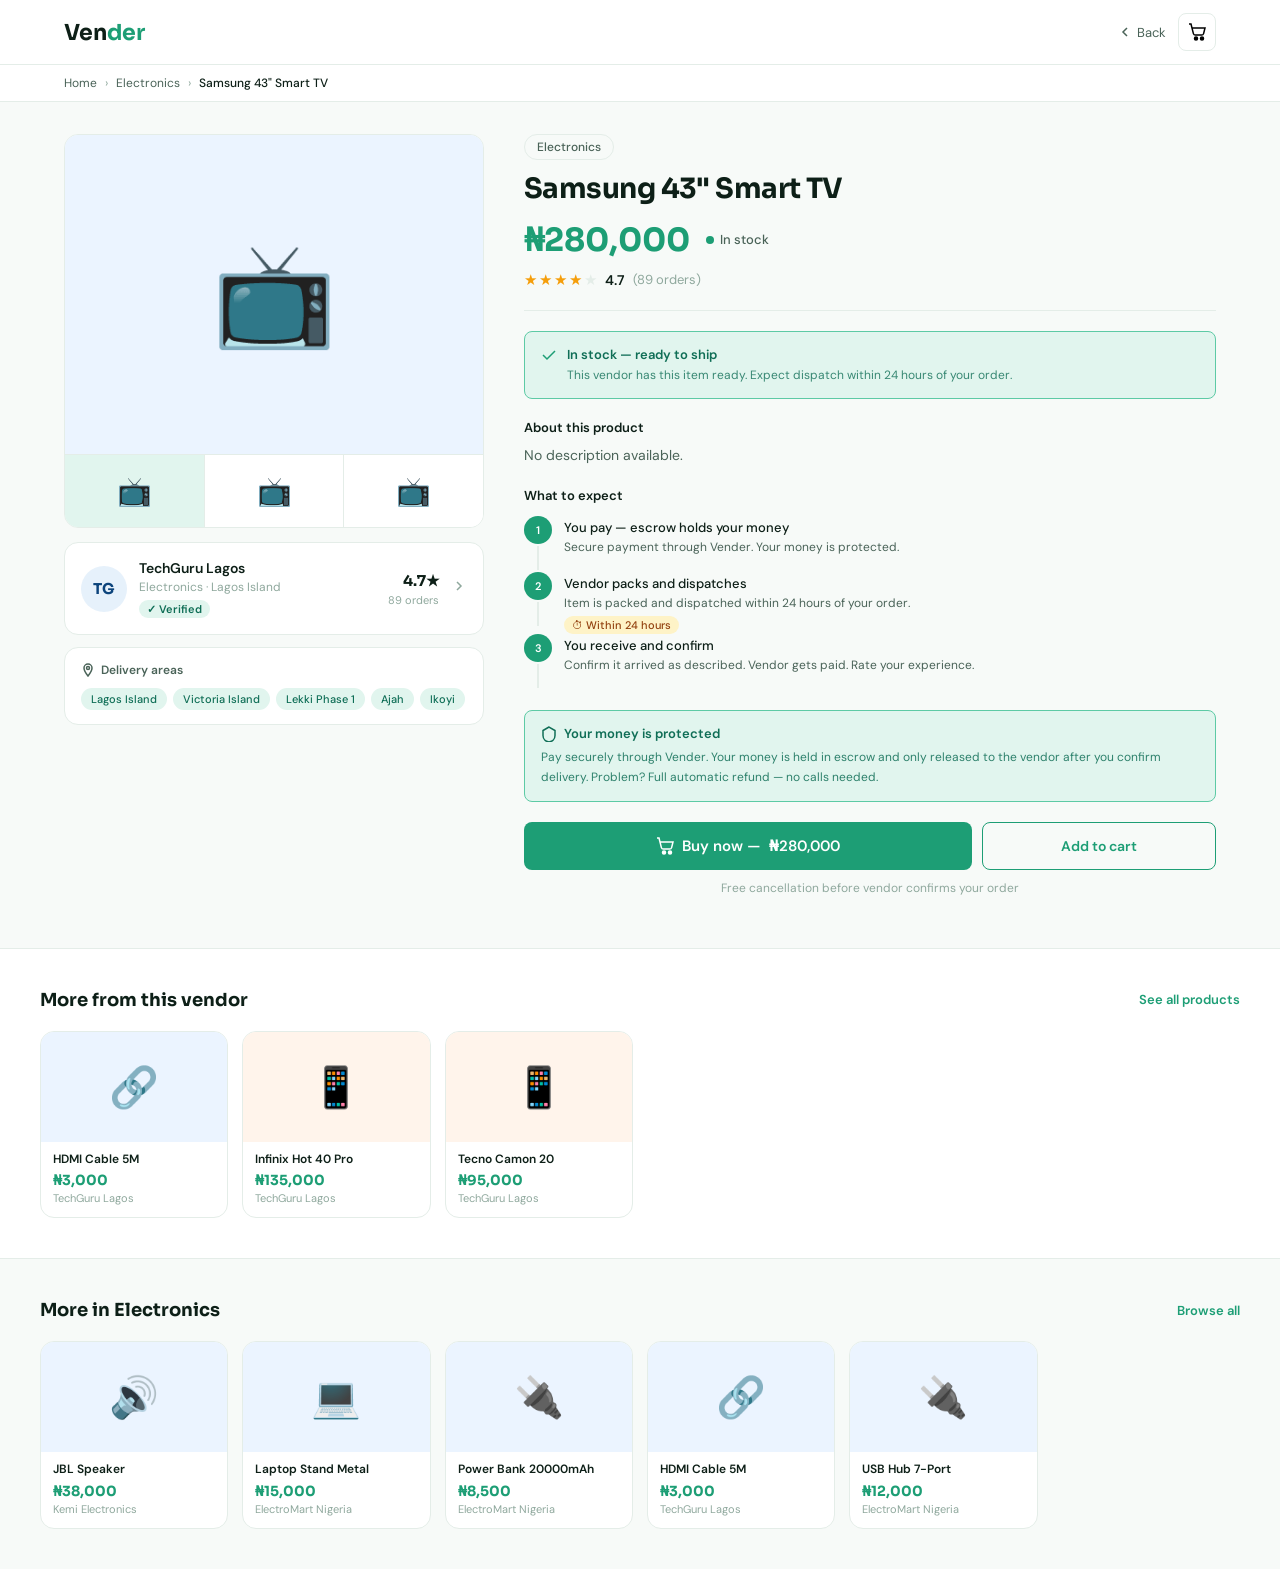
<file: pages/product.html>
<!DOCTYPE html>
<html lang="en">
<head>
  <meta charset="UTF-8">
  <meta name="viewport" content="width=device-width, initial-scale=1.0">
  <title>Product — Vender</title>
  <link rel="preconnect" href="https://fonts.googleapis.com">
  <link href="https://fonts.googleapis.com/css2?family=Sora:wght@400;500;600;700&family=DM+Sans:wght@400;500;600&display=swap" rel="stylesheet">
  <link rel="stylesheet" href="../css/product.css">
</head>
<body>

  <!-- NAV -->
  <nav class="p-nav">
    <div class="p-nav-inner">
      <a class="logo" href="../index.html">Ven<span>der</span></a>
      <div class="p-nav-right">
        <a class="back-link" href="javascript:history.back()">
          <svg width="14" height="14" viewBox="0 0 14 14" fill="none" stroke="currentColor" stroke-width="1.5">
            <path d="M9 11L5 7l4-4"/>
          </svg>
          Back
        </a>
        <button class="cart-btn" onclick="window.location.href='checkout.html'">
          <svg viewBox="0 0 18 18" fill="none" stroke="currentColor" stroke-width="1.5">
            <path d="M1 1h2l2.4 9.6A2 2 0 007.3 12h6.4a2 2 0 001.9-1.4L17 5H4"/>
            <circle cx="8" cy="15.5" r="1.5" fill="currentColor"/>
            <circle cx="14" cy="15.5" r="1.5" fill="currentColor"/>
          </svg>
          <div class="cart-badge" id="cart-count">0</div>
        </button>
      </div>
    </div>
  </nav>

  <!-- BREADCRUMB -->
  <div class="breadcrumb">
    <div class="breadcrumb-inner">
      <a href="../index.html">Home</a>
      <span>›</span>
      <a href="../index.html" id="bc-category">Category</a>
      <span>›</span>
      <span id="bc-product">Product</span>
    </div>
  </div>

  <!-- MAIN -->
  <div class="p-layout">

    <!-- LEFT: IMAGE + VENDOR -->
    <div class="p-left">

      <!-- PRODUCT IMAGE -->
      <div class="p-img-card">
        <div class="p-img-main" id="p-img-main">📦</div>
        <div class="p-img-thumbs" id="p-img-thumbs">
          <div class="p-thumb active">📦</div>
          <div class="p-thumb">📦</div>
          <div class="p-thumb">📦</div>
        </div>
      </div>

      <!-- VENDOR CARD -->
      <div class="vendor-card" id="vendor-card" onclick="window.location.href='vendor.html'">
        <div class="vc-left">
          <div class="vc-avatar" id="vc-avatar">FP</div>
          <div class="vc-info">
            <div class="vc-name" id="vc-name">FreshPick Foods</div>
            <div class="vc-meta" id="vc-meta">Food · Lagos Mainland</div>
            <div class="vc-badges" id="vc-badges"></div>
          </div>
        </div>
        <div class="vc-stats" id="vc-stats"></div>
        <div class="vc-arrow">
          <svg width="16" height="16" viewBox="0 0 16 16" fill="none" stroke="currentColor" stroke-width="1.5">
            <path d="M6 12l4-4-4-4"/>
          </svg>
        </div>
      </div>

      <!-- DELIVERY ZONES -->
      <div class="delivery-info" id="delivery-info">
        <div class="di-title">
          <svg width="14" height="14" viewBox="0 0 14 14" fill="none" stroke="currentColor" stroke-width="1.5">
            <path d="M7 1C4.8 1 3 2.8 3 5c0 3 4 8 4 8s4-5 4-8c0-2.2-1.8-4-4-4z"/>
            <circle cx="7" cy="5" r="1.5"/>
          </svg>
          Delivery areas
        </div>
        <div class="di-zones" id="di-zones"></div>
      </div>

    </div>

    <!-- RIGHT: PRODUCT INFO -->
    <div class="p-right">

      <!-- CATEGORY TAG -->
      <div class="p-cat-tag" id="p-cat-tag">Food</div>

      <!-- PRODUCT NAME -->
      <h1 class="p-name" id="p-name">Fresh Tomatoes — 5kg box</h1>

      <!-- PRICE ROW -->
      <div class="p-price-row">
        <div class="p-price" id="p-price">₦3,200</div>
        <div class="p-stock" id="p-stock">
          <div class="stock-dot"></div>
          <span>Available</span>
        </div>
      </div>

      <!-- RATING ROW -->
      <div class="p-rating-row" id="p-rating-row">
        <div class="p-stars" id="p-stars"></div>
        <span class="p-rating-num" id="p-rating-num">4.8</span>
        <span class="p-review-count" id="p-review-count">(312 orders)</span>
      </div>

      <!-- VENDOR MODE BANNER — changes based on vendor type -->
      <div id="mode-banner"></div>

      <!-- PRODUCT DESCRIPTION -->
      <div class="p-desc-section">
        <div class="p-desc-title">About this product</div>
        <div class="p-desc" id="p-desc">
          Farm-fresh tomatoes sourced directly from Mile 12 market, Lagos. 
          Each box contains approximately 5kg of fresh, ripe tomatoes. 
          Perfect for cooking, stew, or sauce. No preservatives.
        </div>
      </div>

      <!-- ORDER TIMELINE — changes based on vendor mode -->
      <div class="timeline-section" id="timeline-section"></div>

      <!-- ESCROW BOX -->
      <div class="escrow-box">
        <div class="escrow-box-head">
          <svg width="16" height="16" viewBox="0 0 16 16" fill="none" stroke="currentColor" stroke-width="1.5">
            <path d="M8 1L2 4.5v5C2 13 4.8 15.5 8 16c3.2-.5 6-3 6-6.5v-5L8 1z"/>
          </svg>
          Your money is protected
        </div>
        <div class="escrow-box-text" id="escrow-text">
          Pay securely through Vender. Your money is held in escrow and only released to the vendor after you confirm delivery. Problem? Full automatic refund — no calls needed.
        </div>
      </div>

      <!-- BUY BUTTON -->
      <div class="p-buy-section">
        <button class="btn-buy" id="btn-buy">
          <svg width="18" height="18" viewBox="0 0 18 18" fill="none" stroke="currentColor" stroke-width="1.5">
            <path d="M1 1h2l2.4 9.6A2 2 0 007.3 12h6.4a2 2 0 001.9-1.4L17 5H4"/>
            <circle cx="8" cy="15.5" r="1.5" fill="currentColor"/>
            <circle cx="14" cy="15.5" r="1.5" fill="currentColor"/>
          </svg>
          Buy now — <span id="btn-price">₦3,200</span>
        </button>
        <button class="btn-add-cart" id="btn-cart">
          Add to cart
        </button>
      </div>

      <div class="cancel-note">Free cancellation before vendor confirms your order</div>

      <!-- CUSTOM ORDER FORM — only shown for custom mode vendors -->
      <div class="custom-form" id="custom-form" style="display:none">
        <div class="cf-title">Describe your customization</div>
        <p class="cf-sub">Tell the vendor exactly what you want. Be as specific as possible — measurements, colours, materials, etc.</p>
        <textarea id="custom-requirements" placeholder="e.g. I need a navy blue agbada suit, size XL with gold embroidery on the collar. I can provide my measurements via WhatsApp..."></textarea>
        <div class="cf-note">The vendor will confirm they can fulfil your request before any payment is taken.</div>
      </div>

    </div>
  </div>

  <!-- RELATED PRODUCTS -->
  <div class="related-section">
    <div class="related-inner">
      <div class="related-head">
        <h2>More from this vendor</h2>
        <a class="see-all-link" id="see-all-vendor" href="vendor.html">See all products</a>
      </div>
      <div class="related-grid" id="related-grid"></div>
    </div>
  </div>

  <!-- MORE IN CATEGORY -->
  <div class="related-section" style="background:var(--bg)">
    <div class="related-inner">
      <div class="related-head">
        <h2 id="more-cat-title">More in this category</h2>
        <a class="see-all-link" href="../index.html">Browse all</a>
      </div>
      <div class="related-grid" id="more-cat-grid"></div>
    </div>
  </div>

  <script src="../data/locations.js"></script>
  <script src="../data/locations.js"></script>
  <script src="../js/utils/shared-data.js"></script>
  <script src="../js/utils/location-helpers.js"></script>
  <script src="../js/data/vendor-data.js"></script>
  <script src="../js/pages/product.js"></script>

<!-- FAILSAFE: Global functions for navigation and rendering -->
<script>
// LOCATION STATE
window.userLocation = window.userLocation || (
  localStorage.getItem('vender_location')
    ? JSON.parse(localStorage.getItem('vender_location'))
    : { state: 'Lagos', zone: 'Lagos Mainland', neighbourhood: 'Yaba' }
);

// LOCATION PICKER
window.openLocModal = function() {
  const modal = document.getElementById('loc-modal-overlay');
  if (!modal) return;
  modal.classList.add('show');
};

window.closeLocModal = function() {
  const modal = document.getElementById('loc-modal-overlay');
  if (modal) modal.classList.remove('show');
};

// RELOAD PRODUCT WITH GLOBAL DATA
window.addEventListener('load', function() {
  setTimeout(function() {
    // Reload product after all scripts including shared-data.js have loaded
    if (typeof loadProduct === 'function') {
      loadProduct();
    }
    // Ensure product functions are exposed to global scope
    if (typeof buyNow === 'function') {
      window.buyNow = buyNow;
    }
    if (typeof addToCart === 'function') {
      window.addToCart = addToCart;
    }
    if (typeof loadNewProduct === 'function') {
      window.loadNewProduct = loadNewProduct;
    }
  }, 200);
});

// ADD EVENT LISTENERS FOR BUY AND CART BUTTONS
document.addEventListener('DOMContentLoaded', function() {
  const buyButton = document.getElementById('btn-buy');
  const cartButton = document.getElementById('btn-cart');
  
  if (buyButton && typeof buyNow === 'function') {
    buyButton.addEventListener('click', buyNow);
  }
  
  if (cartButton && typeof addToCart === 'function') {
    cartButton.addEventListener('click', addToCart);
  }
});
</script>
</body>
</html>
</file>
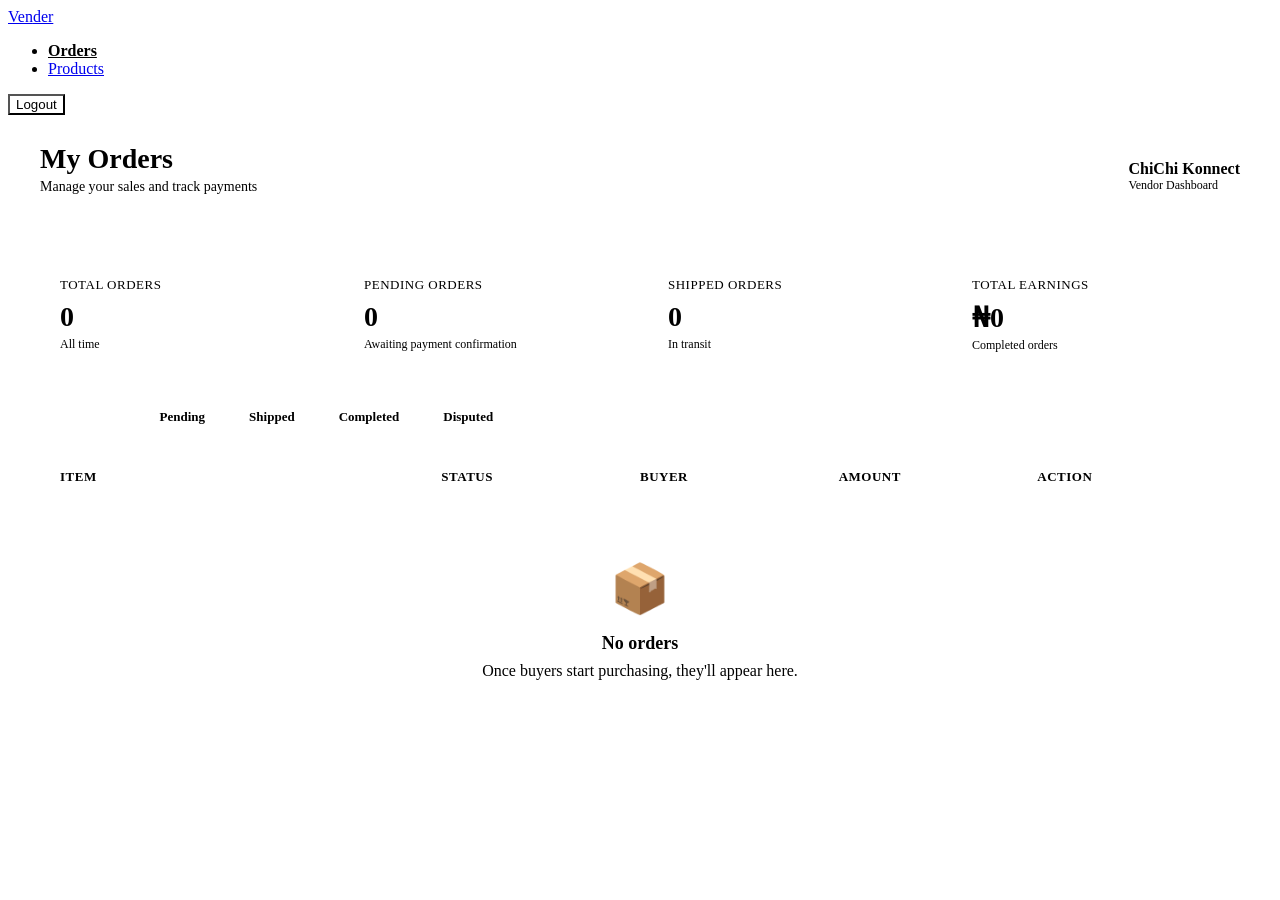
<file: pages/vendor-products.html>
<!DOCTYPE html>
<html lang="en">
<head>
  <meta charset="UTF-8">
  <meta name="viewport" content="width=device-width, initial-scale=1.0">
  <title>My Products — Vender Vendor Dashboard</title>
  <link rel="preconnect" href="https://fonts.googleapis.com">
  <link href="https://fonts.googleapis.com/css2?family=Sora:wght@400;500;600;700&family=DM+Sans:wght@400;500&display=swap" rel="stylesheet">
  <link rel="stylesheet" href="../css/styles.css">
  <style>
    .vp-layout {
      max-width: 1200px;
      margin: 0 auto;
      padding: 28px 24px 60px;
    }

    .vp-header {
      display: flex;
      justify-content: space-between;
      align-items: center;
      margin-bottom: 28px;
      padding-bottom: 20px;
      border-bottom: 1px solid var(--border);
    }

    .vp-header-left h1 {
      font-family: var(--font-head);
      font-size: 28px;
      font-weight: 700;
      color: var(--text);
      margin: 0 0 4px 0;
    }

    .vp-header-left p {
      font-size: 14px;
      color: var(--text-3);
      margin: 0;
    }

    .vp-add-btn {
      display: flex;
      align-items: center;
      gap: 8px;
      padding: 12px 20px;
      background: var(--green);
      color: white;
      border: none;
      border-radius: 8px;
      font-weight: 600;
      cursor: pointer;
      transition: all 0.2s;
      font-family: var(--font-body);
    }

    .vp-add-btn:hover {
      background: var(--green-dark);
      transform: translateY(-2px);
    }

    /* TABS */
    .vp-tabs {
      display: flex;
      gap: 16px;
      margin-bottom: 24px;
      border-bottom: 1px solid var(--border);
    }

    .vp-tab {
      padding: 12px 0;
      border: none;
      background: none;
      color: var(--text-2);
      font-weight: 600;
      font-size: 14px;
      cursor: pointer;
      position: relative;
      font-family: var(--font-body);
      transition: color 0.2s;
    }

    .vp-tab:hover {
      color: var(--text);
    }

    .vp-tab.active {
      color: var(--green);
    }

    .vp-tab.active::after {
      content: '';
      position: absolute;
      bottom: -1px;
      left: 0;
      right: 0;
      height: 2px;
      background: var(--green);
    }

    /* PRODUCTS TABLE */
    .vp-table {
      background: var(--white);
      border: 1px solid var(--border);
      border-radius: var(--card-radius);
      overflow: hidden;
    }

    .vp-table-head {
      display: grid;
      grid-template-columns: 2fr 1fr 1fr 1fr 1.2fr;
      gap: 16px;
      padding: 16px 20px;
      background: var(--bg);
      border-bottom: 1px solid var(--border);
      font-weight: 600;
      font-size: 13px;
      color: var(--text-2);
      text-transform: uppercase;
      letter-spacing: 0.5px;
    }

    .vp-table-row {
      display: grid;
      grid-template-columns: 2fr 1fr 1fr 1fr 1.2fr;
      gap: 16px;
      padding: 16px 20px;
      border-bottom: 1px solid var(--border);
      align-items: center;
      transition: background 0.2s;
    }

    .vp-table-row:hover {
      background: var(--bg);
    }

    .vp-table-row:last-child {
      border-bottom: none;
    }

    .vp-product-item {
      display: flex;
      gap: 12px;
      align-items: center;
    }

    .vp-product-img {
      width: 40px;
      height: 40px;
      background: var(--bg);
      border-radius: 6px;
      display: flex;
      align-items: center;
      justify-content: center;
      font-size: 20px;
      flex-shrink: 0;
      overflow: hidden;
    }

    .vp-product-img img {
      width: 100%;
      height: 100%;
      object-fit: cover;
    }

    .vp-product-info {
      min-width: 0;
    }

    .vp-product-name {
      font-weight: 600;
      color: var(--text);
      font-size: 14px;
      white-space: nowrap;
      overflow: hidden;
      text-overflow: ellipsis;
    }

    .vp-product-id {
      font-size: 12px;
      color: var(--text-3);
    }

    .vp-price {
      font-weight: 700;
      color: var(--green);
      font-size: 14px;
    }

    .vp-status {
      display: inline-block;
      padding: 6px 10px;
      border-radius: 6px;
      font-size: 12px;
      font-weight: 600;
    }

    .vp-status.active {
      background: var(--green-light);
      color: var(--green-dark);
    }

    .vp-status.draft {
      background: #F3F4F6;
      color: #6B7280;
    }

    .vp-actions {
      display: flex;
      gap: 8px;
    }

    .vp-action-btn {
      padding: 6px 10px;
      border: none;
      border-radius: 6px;
      background: var(--bg);
      color: var(--text-2);
      font-size: 12px;
      font-weight: 600;
      cursor: pointer;
      transition: all 0.2s;
      font-family: var(--font-body);
    }

    .vp-action-btn:hover {
      background: var(--border);
      color: var(--text);
    }

    .vp-action-btn.delete:hover {
      background: #FEE2E2;
      color: #DC2626;
    }

    /* EMPTY STATE */
    .vp-empty {
      padding: 60px 20px;
      text-align: center;
      color: var(--text-2);
    }

    .vp-empty-icon {
      font-size: 48px;
      margin-bottom: 16px;
    }

    .vp-empty-title {
      font-size: 18px;
      font-weight: 700;
      color: var(--text);
      margin-bottom: 8px;
    }

    /* MODAL */
    .vp-modal {
      display: none;
      position: fixed;
      top: 0;
      left: 0;
      right: 0;
      bottom: 0;
      background: rgba(0,0,0,0.5);
      z-index: 1000;
      align-items: center;
      justify-content: center;
      overflow-y: auto;
      padding: 20px;
    }

    .vp-modal.open {
      display: flex;
    }

    .vp-modal-content {
      background: white;
      border-radius: var(--card-radius);
      padding: 28px;
      max-width: 500px;
      width: 100%;
      box-shadow: 0 10px 40px rgba(0,0,0,0.2);
      my-auto: center;
    }

    .vp-modal-title {
      font-family: var(--font-head);
      font-size: 20px;
      font-weight: 700;
      margin-bottom: 20px;
      color: var(--text);
    }

    .vp-form-group {
      margin-bottom: 20px;
    }

    .vp-form-label {
      display: block;
      font-weight: 600;
      font-size: 13px;
      color: var(--text);
      margin-bottom: 8px;
      text-transform: uppercase;
      letter-spacing: 0.5px;
    }

    .vp-form-input,
    .vp-form-select,
    .vp-form-textarea {
      width: 100%;
      padding: 12px;
      border: 1px solid var(--border);
      border-radius: 8px;
      font-family: var(--font-body);
      font-size: 14px;
      color: var(--text);
      box-sizing: border-box;
    }

    .vp-form-textarea {
      resize: vertical;
      min-height: 100px;
    }

    .vp-form-input:focus,
    .vp-form-select:focus,
    .vp-form-textarea:focus {
      outline: none;
      border-color: var(--green);
      box-shadow: 0 0 0 3px var(--green-light);
    }

    .vp-form-error {
      font-size: 12px;
      color: #DC2626;
      margin-top: 4px;
      display: none;
    }

    .vp-form-error.show {
      display: block;
    }

    .vp-photo-upload {
      position: relative;
      display: inline-block;
      width: 100%;
    }

    .vp-photo-input {
      display: none;
    }

    .vp-photo-label {
      display: flex;
      flex-direction: column;
      align-items: center;
      justify-content: center;
      width: 100%;
      padding: 24px;
      border: 2px dashed var(--border);
      border-radius: 8px;
      cursor: pointer;
      transition: all 0.2s;
      background: var(--bg);
    }

    .vp-photo-label:hover {
      border-color: var(--green);
      background: var(--green-light);
    }

    .vp-photo-label-icon {
      font-size: 32px;
      margin-bottom: 8px;
    }

    .vp-photo-label-text {
      font-weight: 600;
      color: var(--text);
      margin-bottom: 4px;
    }

    .vp-photo-label-sub {
      font-size: 12px;
      color: var(--text-3);
    }

    .vp-photo-preview {
      margin-top: 12px;
      position: relative;
      display: inline-block;
      width: 80px;
      height: 80px;
      background: var(--bg);
      border-radius: 8px;
      overflow: hidden;
    }

    .vp-photo-preview img {
      width: 100%;
      height: 100%;
      object-fit: cover;
    }

    .vp-photo-remove {
      position: absolute;
      top: 4px;
      right: 4px;
      width: 24px;
      height: 24px;
      background: #DC2626;
      color: white;
      border: none;
      border-radius: 50%;
      cursor: pointer;
      display: flex;
      align-items: center;
      justify-content: center;
      font-size: 14px;
      font-weight: bold;
    }

    .vp-form-row {
      display: grid;
      grid-template-columns: 1fr 1fr;
      gap: 16px;
    }

    .vp-modal-buttons {
      display: flex;
      gap: 12px;
      margin-top: 24px;
    }

    .vp-modal-btn {
      flex: 1;
      padding: 12px;
      border: none;
      border-radius: 8px;
      font-weight: 600;
      cursor: pointer;
      font-family: var(--font-body);
    }

    .vp-modal-btn-cancel {
      background: var(--bg);
      color: var(--text-2);
    }

    .vp-modal-btn-save {
      background: var(--green);
      color: white;
    }

    .vp-modal-btn-save:hover {
      background: var(--green-dark);
    }

    @media (max-width: 768px) {
      .vp-table-head,
      .vp-table-row {
        grid-template-columns: 1fr;
      }

      .vp-form-row {
        grid-template-columns: 1fr;
      }
    }
  </style>
</head>
<body>

<!-- NAV -->
<nav>
  <div class="nav-inner">
    <a class="logo" href="../index.html">Ven<span>der</span></a>
    <ul class="nav-links">
      <li><a href="vendor-orders.html">Orders</a></li>
      <li><a href="vendor-products.html" style="color: var(--green); font-weight: 600;">Products</a></li>
    </ul>
    <div class="nav-right">
      <button class="btn-signin" onclick="logout()" style="background: var(--red-light); color: var(--red);">Logout</button>
    </div>
  </div>
</nav>

<div class="vp-layout">

  <!-- HEADER -->
  <div class="vp-header">
    <div class="vp-header-left">
      <h1>My Products</h1>
      <p>Manage your inventory and pricing</p>
    </div>
    <button class="vp-add-btn" onclick="openAddProductModal()">
      <span>+</span>
      Add Product
    </button>
  </div>

  <!-- TABS -->
  <div class="vp-tabs">
    <button class="vp-tab active" onclick="switchTab('active')">Active</button>
    <button class="vp-tab" onclick="switchTab('draft')">Draft</button>
    <button class="vp-tab" onclick="switchTab('all')">All Products</button>
  </div>

  <!-- PRODUCTS TABLE -->
  <div class="vp-table">
    <div class="vp-table-head">
      <div>Product</div>
      <div>Price</div>
      <div>Category</div>
      <div>Status</div>
      <div>Actions</div>
    </div>
    <div id="vp-table-body">
      <div style="padding: 60px 20px; text-align: center; color: var(--text-2);">
        No products yet. Click "Add Product" to get started.
      </div>
    </div>
  </div>

</div>

<!-- ADD/EDIT PRODUCT MODAL -->
<div class="vp-modal" id="product-modal">
  <div class="vp-modal-content">
    <div class="vp-modal-title" id="modal-title">Add Product</div>

    <div class="vp-form-group">
      <label class="vp-form-label">Product Name</label>
      <input type="text" class="vp-form-input" id="product-name" placeholder="e.g. Fresh Tomatoes - 5kg">
      <div class="vp-form-error" id="name-err">Product name is required</div>
    </div>

    <div class="vp-form-row">
      <div class="vp-form-group">
        <label class="vp-form-label">Category</label>
        <select class="vp-form-select" id="product-category">
          <option value="">Select category</option>
          <option value="Electronics">Electronics</option>
          <option value="Fashion">Fashion</option>
          <option value="Food">Food</option>
          <option value="Phones">Phones</option>
          <option value="Beauty">Beauty</option>
          <option value="Home">Home</option>
        </select>
        <div class="vp-form-error" id="category-err">Category is required</div>
      </div>

      <div class="vp-form-group">
        <label class="vp-form-label">Price (₦)</label>
        <input type="number" class="vp-form-input" id="product-price" placeholder="0" min="0">
        <div class="vp-form-error" id="price-err">Price is required</div>
      </div>
    </div>

    <div class="vp-form-group">
      <label class="vp-form-label">Description</label>
      <textarea class="vp-form-textarea" id="product-description" placeholder="Describe your product..."></textarea>
      <div class="vp-form-error" id="desc-err">Description is required (min 10 characters)</div>
    </div>

    <div class="vp-form-group">
      <label class="vp-form-label">Product Photo</label>
      <div class="vp-photo-upload">
        <label class="vp-photo-label" for="product-photo">
          <div class="vp-photo-label-icon">📸</div>
          <div class="vp-photo-label-text">Click to upload</div>
          <div class="vp-photo-label-sub">or drag and drop</div>
        </label>
        <input type="file" class="vp-photo-input" id="product-photo" accept="image/*">
        <div id="photo-preview-container"></div>
      </div>
    </div>

    <div class="vp-modal-buttons">
      <button class="vp-modal-btn vp-modal-btn-cancel" onclick="closeProductModal()">Cancel</button>
      <button class="vp-modal-btn vp-modal-btn-save" onclick="saveProduct()">Save Product</button>
    </div>
  </div>
</div>

<!-- DELETE CONFIRMATION MODAL -->
<div class="vp-modal" id="delete-modal">
  <div class="vp-modal-content">
    <div class="vp-modal-title">Delete Product?</div>
    <p style="color: var(--text-2); margin-bottom: 24px;">
      Are you sure you want to delete this product? This action cannot be undone.
    </p>
    <div class="vp-modal-buttons">
      <button class="vp-modal-btn vp-modal-btn-cancel" onclick="closeDeleteModal()">Cancel</button>
      <button class="vp-modal-btn vp-modal-btn-save" style="background: #DC2626;" onclick="confirmDelete()">Delete</button>
    </div>
  </div>
</div>

<script src="../js/utils/helpers.js"></script>
<script src="../js/pages/vendor-products.js"></script>
</body>
</html>
</file>
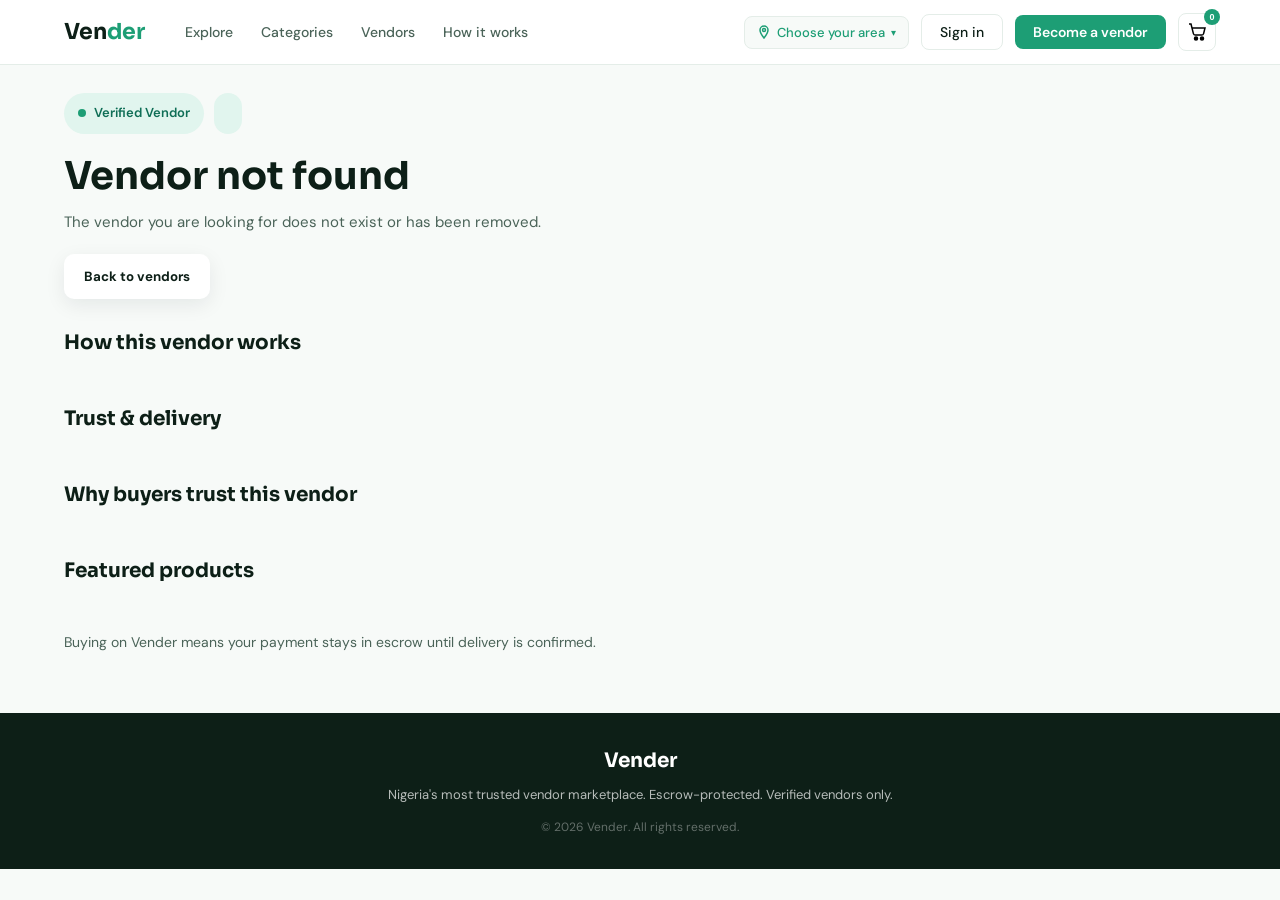
<file: pages/vendor-profile.html>
<!DOCTYPE html>
<html lang="en">
<head>
  <meta charset="UTF-8">
  <meta name="viewport" content="width=device-width, initial-scale=1.0">
  <title>Vendor Profile — Vender</title>
  <link rel="preconnect" href="https://fonts.googleapis.com">
  <link href="https://fonts.googleapis.com/css2?family=Sora:wght@400;500;600;700&family=DM+Sans:wght@400;500&display=swap" rel="stylesheet">
  <link rel="stylesheet" href="../css/styles.css">
</head>
<body>

<!-- LOCATION MODAL -->
<div class="modal-overlay" id="loc-modal-overlay" onclick="closeLoc(event)">
  <div class="loc-modal" onclick="event.stopPropagation()">
    <h3>Choose your location</h3>
    <div class="loc-grid" id="loc-grid"></div>
    <div style="display:flex;gap:8px;margin-top:16px;padding:0 16px">
      <button class="loc-close" onclick="closeLocModal()" style="flex:1">Cancel</button>
    </div>
  </div>
</div>

<nav>
  <div class="nav-inner">
    <a class="logo" href="../index.html">Ven<span>der</span></a>
    <ul class="nav-links">
      <li><a href="../index.html">Explore</a></li>
      <li><a href="categories.html">Categories</a></li>
      <li><a href="vendors.html">Vendors</a></li>
      <li><a href="index.html#how-it-works">How it works</a></li>
    </ul>
    <div class="nav-right">
      <button class="loc-btn" id="loc-btn" onclick="openLocModal()">
        <svg viewBox="0 0 14 14" fill="none" stroke="currentColor" stroke-width="1.5">
          <path d="M7 1C4.79 1 3 2.79 3 5c0 3 4 8 4 8s4-5 4-8c0-2.21-1.79-4-4-4z"/>
          <circle cx="7" cy="5" r="1.5"/>
        </svg>
        <span id="loc-label">Choose your area</span>
        <span style="font-size:10px">▾</span>
      </button>
      <button class="btn-signin" onclick="window.location.href='login.html'">Sign in</button>
      <button class="btn-vendor" onclick="window.location.href='become-vendor.html'">Become a vendor</button>
      <button class="cart-btn" onclick="window.location.href='checkout.html'">
        <svg viewBox="0 0 18 18" fill="none" stroke="currentColor" stroke-width="1.5">
          <path d="M1 1h2l2.4 9.6A2 2 0 007.3 12h6.4a2 2 0 001.9-1.4L17 5H4"/>
          <circle cx="8" cy="15.5" r="1.5" fill="currentColor"/>
          <circle cx="14" cy="15.5" r="1.5" fill="currentColor"/>
        </svg>
        <div class="cart-badge" id="cart-badge">0</div>
      </button>
    </div>
  </div>
</nav>

<div class="vendor-profile-shell">
  <section class="vendor-profile-hero">
    <div>
      <div class="vendor-badge-row">
        <div class="vendor-pill"><span class="dot"></span>Verified Vendor</div>
        <div class="vendor-pill" id="vendor-category-pill"></div>
      </div>
      <h1 id="vendor-name"></h1>
      <p id="vendor-desc"></p>
      <div class="vendor-profile-actions">
        <button class="vp-primary-btn" id="vendor-browse-btn">Browse products</button>
        <button class="vp-secondary-btn" id="vendor-back-btn">Back to vendors</button>
      </div>
    </div>
    <div>
      <div class="vendor-metrics-grid" id="vendor-metrics"></div>
    </div>
  </section>

  <section class="vendor-profile-section">
    <h2>How this vendor works</h2>
    <div class="vendor-operations-grid" id="vendor-operations"></div>
  </section>

  <section class="vendor-profile-section">
    <h2>Trust & delivery</h2>
    <div class="vendor-feature-list" id="vendor-features"></div>
  </section>

  <section class="vendor-profile-section">
    <h2>Why buyers trust this vendor</h2>
    <div class="vendor-review-grid" id="vendor-reviews"></div>
  </section>

  <section class="vendor-profile-section">
    <h2>Featured products</h2>
    <div class="product-preview-grid" id="vendor-products"></div>
  </section>

  <div class="vendor-profile-footer">
    <p>Buying on Vender means your payment stays in escrow until delivery is confirmed.</p>
    <p id="vendor-location-text"></p>
  </div>
</div>

<footer>
  <div class="flogo">Vender</div>
  <p>Nigeria's most trusted vendor marketplace. Escrow-protected. Verified vendors only.</p>
  <p style="margin-top:12px;font-size:12px;opacity:.5">&copy; 2026 Vender. All rights reserved.</p>
</footer>

<script src="../data/locations.js"></script>
<script src="../js/utils/shared-data.js"></script>
<script src="../js/utils/location-helpers.js"></script>
<script src="../js/data/vendor-data.js"></script>
<script src="../js/pages/vendor-profile.js"></script>

<!-- FAILSAFE: Global functions for location and rendering -->
<script>
// LOCATION STATE
window.userLocation = window.userLocation || (
  localStorage.getItem('vender_location')
    ? JSON.parse(localStorage.getItem('vender_location'))
    : { state: 'Lagos', zone: 'Lagos Mainland', neighbourhood: 'Yaba' }
);

// LOCATION PICKER
window.openLocModal = function() {
  const modal = document.getElementById('loc-modal-overlay');
  const grid = document.getElementById('loc-grid');
  if (!modal) return;
  modal.classList.add('show');
  if (grid && typeof renderLocPicker === 'function') renderLocPicker();
};

window.closeLocModal = function() {
  const modal = document.getElementById('loc-modal-overlay');
  if (modal) modal.classList.remove('show');
};

window.closeLoc = function(e) {
  if (e.target.id === 'loc-modal-overlay') window.closeLocModal();
};

// RENDER ON LOAD
window.addEventListener('load', function() {
  setTimeout(function() {
    if (typeof renderVendorProfile === 'function') renderVendorProfile();
  }, 100);
});
</script>
</body>
</html>
</file>
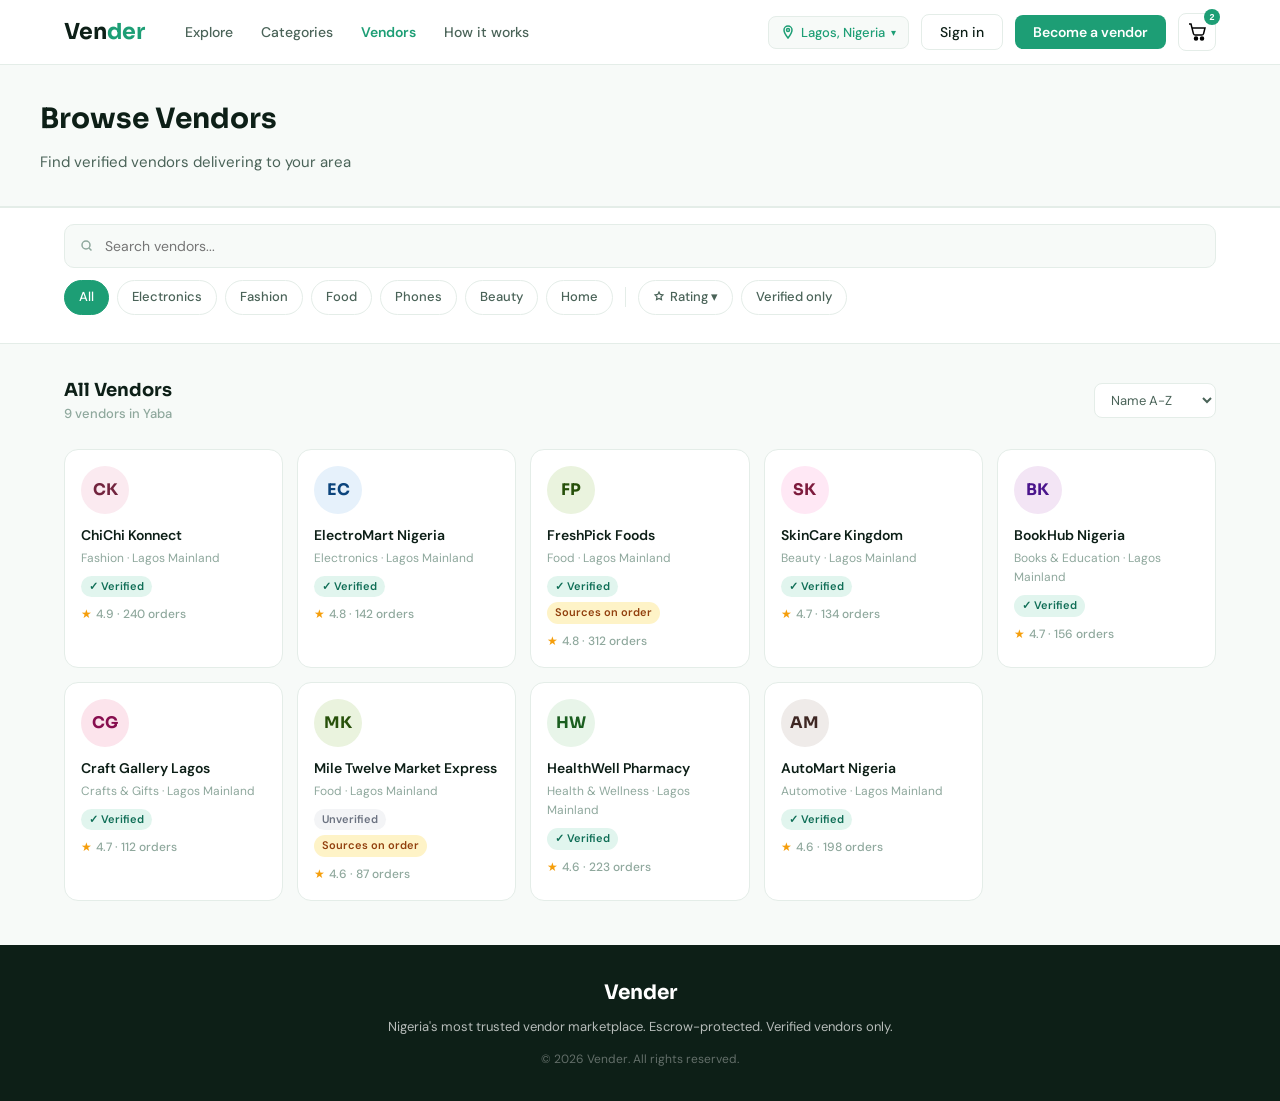
<file: pages/vendors.html>
<!DOCTYPE html>
<html lang="en">
<head>
<meta charset="UTF-8">
<meta name="viewport" content="width=device-width, initial-scale=1.0">
<title>Vendors — Vender</title>
<link rel="preconnect" href="https://fonts.googleapis.com">
<link href="https://fonts.googleapis.com/css2?family=Sora:wght@400;500;600;700&family=DM+Sans:wght@400;500&display=swap" rel="stylesheet">
<link rel="stylesheet" href="../css/styles.css">
</head>
<body>

<!-- LOCATION MODAL -->
<div class="modal-overlay" id="loc-modal-overlay" onclick="closeLoc(event)">
  <div class="loc-modal" onclick="event.stopPropagation()">
    <h3>Choose your location</h3>
    <div class="loc-grid" id="loc-grid"></div>
    <div style="display:flex;gap:8px;margin-top:16px;padding:0 16px">
      <button class="loc-close" onclick="closeLocModal()" style="flex:1">Cancel</button>
    </div>
  </div>
</div>

<!-- NAV -->
<nav>
  <div class="nav-inner">
    <a class="logo" href="../index.html">Ven<span>der</span></a>
    <ul class="nav-links">
      <li><a href="../index.html">Explore</a></li>
      <li><a href="categories.html">Categories</a></li>
      <li><a href="vendors.html" style="color:var(--green);font-weight:600">Vendors</a></li>
      <li><a href="index.html#how-it-works">How it works</a></li>
    </ul>

    <div class="nav-right">
      <button class="loc-btn" id="loc-btn" onclick="openVendorLocModal()">
        <svg viewBox="0 0 14 14" fill="none" stroke="currentColor" stroke-width="1.5">
          <path d="M7 1C4.79 1 3 2.79 3 5c0 3 4 8 4 8s4-5 4-8c0-2.21-1.79-4-4-4z"/>
          <circle cx="7" cy="5" r="1.5"/>
        </svg>
        <span id="loc-label">Lagos, Nigeria</span>
        <span style="font-size:10px">▾</span>
      </button>
      <button class="btn-signin" onclick="window.location.href='login.html'">Sign in</button>
      <button class="btn-vendor">Become a vendor</button>
      <button class="cart-btn">
        <svg viewBox="0 0 18 18" fill="none" stroke="currentColor" stroke-width="1.5">
          <path d="M1 1h2l2.4 9.6A2 2 0 007.3 12h6.4a2 2 0 001.9-1.4L17 5H4"/>
          <circle cx="8" cy="15.5" r="1.5" fill="currentColor"/>
          <circle cx="14" cy="15.5" r="1.5" fill="currentColor"/>
        </svg>
        <div class="cart-badge" id="cart-badge">2</div>
      </button>
    </div>
  </div>
</nav>

<!-- PAGE HEADER -->
<section style="background:var(--bg);padding:32px 24px;border-bottom:1px solid var(--border)">
  <div style="max-width:1200px;margin:0 auto">
    <h1 style="font-family:var(--font-head);font-size:28px;font-weight:700;margin-bottom:8px">Browse Vendors</h1>
    <p style="color:var(--text-2);font-size:15px">Find verified vendors delivering to <span id="header-location">your area</span></p>
  </div>
</section>

<!-- FILTERS -->
<div class="search-section">
  <div class="search-inner">
    <div class="search-row">
      <div class="search-box">
        <svg viewBox="0 0 16 16" fill="none" stroke="currentColor" stroke-width="1.5"><circle cx="7" cy="7" r="4"/><path d="M10 10l2.5 2.5"/></svg>
        <input id="search-input" placeholder="Search vendors..." oninput="handleVendorSearch(this.value)">
        <span class="search-clear" id="search-clear" onclick="clearVendorSearch()">×</span>
      </div>
    </div>
    <div class="filter-row">
      <div class="fpill on" onclick="setVendorCategory(this,'All')">All</div>
      <div class="fpill" onclick="setVendorCategory(this,'Electronics')">Electronics</div>
      <div class="fpill" onclick="setVendorCategory(this,'Fashion')">Fashion</div>
      <div class="fpill" onclick="setVendorCategory(this,'Food')">Food</div>
      <div class="fpill" onclick="setVendorCategory(this,'Phones')">Phones</div>
      <div class="fpill" onclick="setVendorCategory(this,'Beauty')">Beauty</div>
      <div class="fpill" onclick="setVendorCategory(this,'Home')">Home</div>
      <div style="width:1px;height:20px;background:var(--border);margin:0 4px"></div>
      <div class="filter-dropdown">
        <div class="fpill" id="rating-pill" onclick="toggleVendorRatingMenu()">
          <svg viewBox="0 0 12 12" fill="none" stroke="currentColor" stroke-width="1.2"><path d="M6 1l1.2 2.4L10 3.9l-2 2 .5 2.8L6 7.5l-2.5 1.2.5-2.8-2-2 2.8-.5z"/></svg>
          Rating ▾
        </div>
        <div class="rating-menu" id="rating-menu">
          <div class="rating-opt sel" onclick="setVendorRating(0,this)">All ratings</div>
          <div class="rating-opt" onclick="setVendorRating(3,this)">3★ and above</div>
          <div class="rating-opt" onclick="setVendorRating(4,this)">4★ and above</div>
          <div class="rating-opt" onclick="setVendorRating(4.5,this)">4.5★ and above</div>
        </div>
      </div>
      <div class="fpill" id="verified-pill" onclick="toggleVendorVerified()">Verified only</div>
    </div>
    <div class="active-tags" id="active-tags"></div>
  </div>
</div>

<!-- MAIN CONTENT -->
<div class="main" style="padding:32px 24px">
  <div style="max-width:1200px;margin:0 auto">
    
    <!-- RESULTS INFO -->
    <div style="display:flex;justify-content:space-between;align-items:center;margin-bottom:24px">
      <div>
        <h2 style="font-family:var(--font-head);font-size:18px;font-weight:700" id="vendors-title">All Vendors</h2>
        <div class="results-count" id="results-count"></div>
      </div>
      <select class="sort-select" id="sort-select" onchange="setVendorSort(this.value)">
        <option value="name">Name A-Z</option>
        <option value="rating">Top Rated</option>
        <option value="orders">Most Orders</option>
      </select>
    </div>

    <!-- VENDORS GRID -->
    <div class="vendor-grid" id="vendor-grid"></div>

    <!-- EMPTY STATE -->
    <div class="empty" id="empty-state" style="display:none">
      <div class="empty-icon">🔍</div>
      <h3>No vendors found</h3>
      <p>Try changing your filters or location</p>
      <button onclick="clearAllVendorFilters()">Clear all filters</button>
    </div>

    <!-- VENDOR PANEL -->
    <div class="vendor-panel" id="vendor-panel"></div>
  </div>
</div>

<!-- FOOTER -->
<footer>
  <div class="flogo">Vender</div>
  <p>Nigeria's most trusted vendor marketplace. Escrow-protected. Verified vendors only.</p>
  <p style="margin-top:12px;font-size:12px;opacity:.5">&copy; 2026 Vender. All rights reserved.</p>
</footer>

<script src="../data/locations.js"></script>
<script src="../js/utils/shared-data.js"></script>
<script src="../js/utils/location-helpers.js"></script>
<script src="../js/data/vendor-data.js"></script>
<script src="../js/pages/vendors.js"></script>
</body>
</html>
</file>
<file: css/styles.css>
:root {
  --green: #1D9E75;
  --green-dark: #0F6E56;
  --green-light: #E1F5EE;
  --green-mid: #5DCAA5;
  --orange: #F59E0B;
  --orange-light: #FEF3C7;
  --bg: #F7FAF8;
  --white: #ffffff;
  --border: #E4EDE8;
  --text: #0D1F17;
  --text-2: #4A6358;
  --text-3: #8FA89D;
  --card-radius: 14px;
  --font-head: 'Sora', sans-serif;
  --font-body: 'DM Sans', sans-serif;
}

*{ box-sizing: border-box; margin: 0; padding: 0; }

body {
  font-family: var(--font-body);
  background: var(--bg);
  color: var(--text);
  font-size: 15px;
  line-height: 1.6;
}

/* ── NAV ── */
nav {
  background: var(--white);
  border-bottom: 1px solid var(--border);
  position: sticky;
  top: 0;
  z-index: 100;
}

.nav-inner {
  max-width: 1200px;
  margin: 0 auto;
  padding: 0 24px;
  height: 64px;
  display: flex;
  align-items: center;
  gap: 40px;
}

.logo {
  font-family: var(--font-head);
  font-size: 22px;
  font-weight: 700;
  color: var(--text);
  text-decoration: none;
  white-space: nowrap;
}
.logo span { color: var(--green); }

.nav-links {
  display: flex;
  gap: 28px;
  list-style: none;
}
.nav-links a {
  font-size: 14px;
  font-weight: 500;
  color: var(--text-2);
  text-decoration: none;
  transition: color .15s;
}
.nav-links a:hover { color: var(--green); }

.nav-right {
  margin-left: auto;
  display: flex;
  align-items: center;
  gap: 12px;
}

.loc-btn {
  display: flex;
  align-items: center;
  gap: 6px;
  padding: 7px 12px;
  border: 1px solid var(--border);
  border-radius: 8px;
  background: var(--bg);
  cursor: pointer;
  font-size: 13px;
  font-weight: 500;
  color: var(--green);
  font-family: var(--font-body);
  transition: border-color .15s;
}
.loc-btn:hover { border-color: var(--green); }
.loc-btn svg { width: 14px; height: 14px; flex-shrink: 0; }

.account-dropdown {
  position: relative;
}

.btn-signin {
  padding: 8px 18px;
  border: 1px solid var(--border);
  border-radius: 8px;
  background: transparent;
  font-size: 14px;
  font-weight: 500;
  color: var(--text);
  cursor: pointer;
  font-family: var(--font-body);
  transition: all .15s;
}
.btn-signin:hover { border-color: var(--green); color: var(--green); }
.btn-signin.active { border-color: var(--green); color: var(--green); }

.account-menu {
  display: none;
  position: absolute;
  top: calc(100% + 8px);
  right: 0;
  background: var(--white);
  border: 1px solid var(--border);
  border-radius: 10px;
  box-shadow: 0 4px 16px rgba(0,0,0,0.1);
  min-width: 220px;
  z-index: 200;
}
.account-menu.open {
  display: block;
  animation: slideDown .2s ease;
}
@keyframes slideDown {
  from { opacity: 0; transform: translateY(-8px); }
  to { opacity: 1; transform: translateY(0); }
}

.menu-item {
  display: block;
  padding: 12px 16px;
  color: var(--text);
  text-decoration: none;
  transition: all .15s;
  border: none;
  background: transparent;
  text-align: left;
  cursor: pointer;
  font-family: var(--font-body);
  font-size: 14px;
}
.menu-item:hover {
  background: var(--green-light);
  color: var(--green-dark);
}
.menu-item:first-child { border-radius: 9px 9px 0 0; }
.menu-item:nth-child(3) { border-radius: 0; }

.menu-item-label {
  font-weight: 500;
  font-size: 13px;
  margin-bottom: 2px;
}
.menu-item-sub {
  font-size: 11px;
  color: var(--text-3);
  font-weight: 400;
}

.menu-divider {
  height: 1px;
  background: var(--border);
  margin: 4px 0;
}

.btn-vendor {
  padding: 8px 18px;
  border: none;
  border-radius: 8px;
  background: var(--green);
  font-size: 14px;
  font-weight: 600;
  color: #fff;
  cursor: pointer;
  font-family: var(--font-body);
  transition: background .15s;
}
.btn-vendor:hover { background: var(--green-dark); }

.cart-btn {
  position: relative;
  width: 38px;
  height: 38px;
  border: 1px solid var(--border);
  border-radius: 8px;
  background: transparent;
  cursor: pointer;
  display: flex;
  align-items: center;
  justify-content: center;
  transition: border-color .15s;
}
.cart-btn:hover { border-color: var(--green); }
.cart-btn svg { width: 18px; height: 18px; }
.cart-badge {
  position: absolute;
  top: -5px;
  right: -5px;
  width: 16px;
  height: 16px;
  background: var(--green);
  border-radius: 50%;
  font-size: 9px;
  font-weight: 700;
  color: #fff;
  display: flex;
  align-items: center;
  justify-content: center;
}

/* ── LOCATION MODAL ── */
.modal-overlay {
  display: none;
  position: fixed;
  inset: 0;
  background: rgba(0,0,0,.4);
  z-index: 999;
  align-items: flex-start;
  justify-content: center;
  padding-top: 80px;
}
.modal-overlay.open { display: flex; }
.loc-modal {
  background: var(--white);
  border-radius: var(--card-radius);
  border: 1px solid var(--border);
  padding: 20px 24px;
  width: 380px;
  max-width: 95vw;
}
.loc-modal h3 {
  font-family: var(--font-head);
  font-size: 15px;
  font-weight: 600;
  margin-bottom: 14px;
}
.loc-grid {
  display: flex;
  flex-wrap: wrap;
  gap: 8px;
  margin-bottom: 16px;
  max-height: 400px;
  overflow-y: auto;
}
.loc-opt {
  padding: 6px 14px;
  border-radius: 20px;
  border: 1px solid var(--border);
  font-size: 13px;
  font-weight: 500;
  cursor: pointer;
  color: var(--text-2);
  transition: all .15s;
}
.loc-opt:hover { border-color: var(--green); color: var(--green); }
.loc-opt.sel { background: var(--green); color: #fff; border-color: var(--green); }
.loc-back {
  display: flex;
  align-items: center;
  gap: 6px;
  padding: 8px 12px;
  border-radius: 8px;
  border: 1px solid var(--border);
  background: var(--bg);
  font-size: 12px;
  font-weight: 600;
  cursor: pointer;
  color: var(--text);
  width: 100%;
  margin-bottom: 12px;
  transition: all .15s;
}
.loc-back:hover { background: var(--green-light); color: var(--green); border-color: var(--green); }
.loc-close {
  padding: 10px;
  background: var(--bg);
  border: 1px solid var(--border);
  border-radius: 8px;
  font-size: 13px;
  font-weight: 500;
  cursor: pointer;
  font-family: var(--font-body);
}
.loc-confirm {
  background: var(--green);
  color: #fff;
  border: none;
}

/* ── HERO ── */
.hero {
  max-width: 1200px;
  margin: 0 auto;
  padding: 64px 24px 56px;
  display: grid;
  grid-template-columns: 1fr 1fr;
  gap: 48px;
  align-items: center;
}

.hero-badge {
  display: inline-flex;
  align-items: center;
  gap: 6px;
  padding: 6px 14px;
  border: 1px solid var(--green-mid);
  border-radius: 20px;
  font-size: 12px;
  font-weight: 600;
  color: var(--green-dark);
  background: var(--green-light);
  margin-bottom: 20px;
  letter-spacing: .04em;
}

.hero h1 {
  font-family: var(--font-head);
  font-size: clamp(38px, 4.5vw, 58px);
  font-weight: 700;
  line-height: 1.1;
  margin-bottom: 16px;
  letter-spacing: -.02em;
}

.hero h1 .green { color: var(--green); }

.hero p {
  font-size: 16px;
  color: var(--text-2);
  max-width: 420px;
  margin-bottom: 28px;
  line-height: 1.7;
}

.hero-btns {
  display: flex;
  gap: 12px;
  flex-wrap: wrap;
}

.btn-primary {
  padding: 13px 28px;
  background: var(--green);
  color: #fff;
  border: none;
  border-radius: 10px;
  font-size: 15px;
  font-weight: 600;
  font-family: var(--font-body);
  cursor: pointer;
  transition: background .15s;
}
.btn-primary:hover { background: var(--green-dark); }

.btn-outline {
  padding: 13px 28px;
  background: transparent;
  color: var(--green);
  border: 1.5px solid var(--green);
  border-radius: 10px;
  font-size: 15px;
  font-weight: 600;
  font-family: var(--font-body);
  cursor: pointer;
  transition: all .15s;
}
.btn-outline:hover { background: var(--green-light); }

.hero-visual {
  display: flex;
  flex-direction: column;
  gap: 12px;
}

.trust-stats {
  display: grid;
  grid-template-columns: 1fr 1fr;
  gap: 12px;
}

.stat-card {
  background: var(--white);
  border: 1px solid var(--border);
  border-radius: var(--card-radius);
  padding: 16px 18px;
}

.stat-num {
  font-family: var(--font-head);
  font-size: 26px;
  font-weight: 700;
  color: var(--green);
  margin-bottom: 2px;
}
.stat-label {
  font-size: 12px;
  color: var(--text-3);
  font-weight: 500;
}

.escrow-card {
  background: var(--green-dark);
  border-radius: var(--card-radius);
  padding: 18px 20px;
  color: #fff;
}
.escrow-card .etitle {
  font-family: var(--font-head);
  font-size: 14px;
  font-weight: 600;
  margin-bottom: 12px;
  opacity: .9;
}
.escrow-steps {
  display: flex;
  flex-direction: column;
  gap: 8px;
}
.estep {
  display: flex;
  align-items: center;
  gap: 10px;
  font-size: 13px;
  opacity: .85;
}
.estep-num {
  width: 22px;
  height: 22px;
  border-radius: 50%;
  background: rgba(255,255,255,.2);
  display: flex;
  align-items: center;
  justify-content: center;
  font-size: 11px;
  font-weight: 700;
  flex-shrink: 0;
}

/* ── SEARCH + FILTERS ── */
.search-section {
  background: var(--white);
  border-top: 1px solid var(--border);
  border-bottom: 1px solid var(--border);
  padding: 16px 0;
  position: sticky;
  top: 64px;
  z-index: 90;
}
.search-inner {
  max-width: 1200px;
  margin: 0 auto;
  padding: 0 24px;
  display: flex;
  flex-direction: column;
  gap: 12px;
}
.search-row {
  display: flex;
  gap: 10px;
  align-items: center;
}
.search-box {
  flex: 1;
  display: flex;
  align-items: center;
  gap: 10px;
  border: 1.5px solid var(--border);
  border-radius: 10px;
  padding: 0 14px;
  height: 44px;
  background: var(--bg);
  transition: border-color .15s;
}
.search-box:focus-within { border-color: var(--green); background: var(--white); }
.search-box input {
  border: none;
  background: transparent;
  font-size: 14px;
  font-family: var(--font-body);
  color: var(--text);
  outline: none;
  flex: 1;
}
.search-box svg { width: 16px; height: 16px; color: var(--text-3); flex-shrink: 0; }
.search-clear { cursor: pointer; font-size: 18px; color: var(--text-3); line-height: 1; display: none; }
.search-submit {
  height: 44px;
  padding: 0 20px;
  background: var(--green);
  color: #fff;
  border: none;
  border-radius: 10px;
  font-size: 14px;
  font-weight: 600;
  font-family: var(--font-body);
  cursor: pointer;
  white-space: nowrap;
  transition: background .15s;
}
.search-submit:hover { background: var(--green-dark); }

.filter-row {
  display: flex;
  gap: 8px;
  align-items: center;
  flex-wrap: wrap;
}

.fpill {
  display: flex;
  align-items: center;
  gap: 5px;
  padding: 6px 14px;
  border-radius: 20px;
  border: 1px solid var(--border);
  background: var(--white);
  font-size: 13px;
  font-weight: 500;
  color: var(--text-2);
  cursor: pointer;
  transition: all .15s;
  white-space: nowrap;
  font-family: var(--font-body);
}
.fpill:hover { border-color: var(--green); color: var(--green); }
.fpill.on { background: var(--green); color: #fff; border-color: var(--green); }
.fpill svg { width: 12px; height: 12px; }
.fpill.filter-active { border-color: var(--green); color: var(--green-dark); background: var(--green-light); }

.active-tags {
  display: flex;
  gap: 6px;
  flex-wrap: wrap;
}
.atag {
  display: inline-flex;
  align-items: center;
  gap: 4px;
  padding: 3px 10px;
  background: var(--green-light);
  color: var(--green-dark);
  border: 1px solid var(--green-mid);
  border-radius: 20px;
  font-size: 12px;
  font-weight: 500;
  cursor: pointer;
}

/* ── RATING DROPDOWN ── */
.filter-dropdown {
  position: relative;
  display: inline-block;
}
.rating-menu {
  display: none;
  position: absolute;
  top: calc(100% + 6px);
  left: 0;
  background: var(--white);
  border: 1px solid var(--border);
  border-radius: 10px;
  padding: 6px;
  z-index: 200;
  min-width: 140px;
}
.rating-menu.open { display: block; }
.rating-opt {
  padding: 8px 12px;
  border-radius: 7px;
  font-size: 13px;
  font-weight: 500;
  cursor: pointer;
  color: var(--text-2);
  transition: background .1s;
}
.rating-opt:hover { background: var(--bg); }
.rating-opt.sel { background: var(--green-light); color: var(--green-dark); }

.vendor-type-menu {
  display: none;
  position: absolute;
  top: calc(100% + 6px);
  left: 0;
  background: var(--white);
  border: 1px solid var(--border);
  border-radius: 10px;
  padding: 6px;
  z-index: 200;
  min-width: 160px;
}
.vendor-type-menu.open { display: block; }
.vendor-type-opt {
  padding: 8px 12px;
  border-radius: 7px;
  font-size: 13px;
  font-weight: 500;
  cursor: pointer;
  color: var(--text-2);
  transition: background .1s;
}
.vendor-type-opt:hover { background: var(--bg); }
.vendor-type-opt.sel { background: var(--green-light); color: var(--green-dark); }

/* ── MAIN CONTENT ── */
.main {
  max-width: 1200px;
  margin: 0 auto;
  padding: 32px 24px;
}

.section-head {
  display: flex;
  align-items: center;
  justify-content: space-between;
  margin-bottom: 18px;
}
.section-head h2 {
  font-family: var(--font-head);
  font-size: 18px;
  font-weight: 700;
}
.see-all {
  font-size: 13px;
  font-weight: 600;
  color: var(--green);
  cursor: pointer;
  text-decoration: none;
}

/* ── VENDOR CARDS ── */
.vendor-grid {
  display: grid;
  grid-template-columns: repeat(auto-fill, minmax(200px, 1fr));
  gap: 14px;
  margin-bottom: 12px;
}

.vcard {
  background: var(--white);
  border: 1px solid var(--border);
  border-radius: var(--card-radius);
  padding: 16px;
  cursor: pointer;
  transition: all .2s;
}
.vcard:hover { border-color: var(--green); transform: translateY(-2px); }
.vcard.picked { border: 2px solid var(--green); }

.vav {
  width: 48px;
  height: 48px;
  border-radius: 50%;
  display: flex;
  align-items: center;
  justify-content: center;
  font-family: var(--font-head);
  font-size: 16px;
  font-weight: 700;
  margin-bottom: 10px;
}
.vname {
  font-size: 14px;
  font-weight: 600;
  color: var(--text);
  margin-bottom: 2px;
}
.vmeta {
  font-size: 12px;
  color: var(--text-3);
  margin-bottom: 8px;
}
.badges { display: flex; flex-wrap: wrap; gap: 5px; margin-bottom: 8px; }
.badge {
  display: inline-flex;
  align-items: center;
  gap: 3px;
  padding: 2px 8px;
  border-radius: 20px;
  font-size: 11px;
  font-weight: 600;
}
.badge-v { background: var(--green-light); color: var(--green-dark); }
.badge-s { background: var(--orange-light); color: #92400E; }
.badge-u { background: #F3F4F6; color: #6B7280; }
.vstars {
  display: flex;
  align-items: center;
  gap: 4px;
  font-size: 12px;
  color: var(--text-3);
  font-weight: 500;
}
.star { color: var(--orange); }

/* vendor expand panel */
.vendor-panel {
  display: none;
  background: var(--white);
  border: 1px solid var(--border);
  border-radius: var(--card-radius);
  padding: 20px 24px;
  margin-bottom: 14px;
  animation: fadeIn .2s ease;
}
.vendor-panel.open { display: block; }
@keyframes fadeIn { from { opacity:0; transform: translateY(-6px); } to { opacity:1; transform: none; } }

.vp-head { display: flex; gap: 16px; align-items: center; margin-bottom: 16px; }
.vp-info h3 { font-family: var(--font-head); font-size: 16px; font-weight: 700; margin-bottom: 4px; }
.vp-info p { font-size: 13px; color: var(--text-2); }

.vp-stats {
  display: grid;
  grid-template-columns: repeat(3, 1fr);
  gap: 10px;
  margin-bottom: 14px;
}
.vpstat {
  background: var(--bg);
  border-radius: 10px;
  padding: 12px;
  text-align: center;
}
.vpstat-num {
  font-family: var(--font-head);
  font-size: 20px;
  font-weight: 700;
  color: var(--text);
}
.vpstat-label { font-size: 11px; color: var(--text-3); margin-top: 2px; }

.source-box {
  background: var(--orange-light);
  border-radius: 8px;
  padding: 12px 14px;
  font-size: 13px;
  color: #92400E;
  line-height: 1.5;
  margin-bottom: 12px;
}
.source-box strong { color: #78350F; }

.vp-desc { font-size: 13px; color: var(--text-2); line-height: 1.6; margin-bottom: 14px; }

.vp-btn {
  padding: 10px 22px;
  background: var(--green);
  color: #fff;
  border: none;
  border-radius: 8px;
  font-size: 13px;
  font-weight: 600;
  font-family: var(--font-body);
  cursor: pointer;
  transition: background .15s;
}
.vp-btn:hover { background: var(--green-dark); }

.delivery-zones {
  background: var(--green-light);
  border-radius: 8px;
  padding: 10px 14px;
  font-size: 12px;
  color: var(--green-dark);
  margin-bottom: 14px;
  line-height: 1.5;
}
.delivery-zones strong { color: var(--green); }

/* ── VENDOR PROFILE PAGE ── */
.vendor-profile-shell {
  max-width: 1200px;
  margin: 0 auto;
  padding: 28px 24px 60px;
}
.vendor-profile-hero {
  display: grid;
  grid-template-columns: minmax(0, 1.4fr) 1fr;
  gap: 24px;
  margin-bottom: 28px;
  align-items: start;
  animation: fadeInDown .5s ease both;
}
.vendor-profile-hero h1 {
  font-family: var(--font-head);
  font-size: clamp(2rem, 3vw, 3.2rem);
  line-height: 1.05;
  margin: 0 0 14px;
  color: var(--text);
}
.vendor-profile-hero p {
  color: var(--text-2);
  font-size: 15px;
  line-height: 1.7;
  margin: 0 0 18px;
}
.vendor-badge-row {
  display: flex;
  flex-wrap: wrap;
  gap: 10px;
  margin-bottom: 22px;
  animation: fadeInUp .5s ease 0.1s both;
}
.vendor-pill {
  display: inline-flex;
  align-items: center;
  gap: 8px;
  padding: 10px 14px;
  border-radius: 999px;
  font-size: 13px;
  font-weight: 600;
  background: var(--green-light);
  color: var(--green-dark);
  transition: all .2s ease;
}
.vendor-pill .dot {
  width: 8px;
  height: 8px;
  border-radius: 50%;
  background: var(--green);
}
.vendor-profile-actions {
  display: flex;
  flex-wrap: wrap;
  gap: 12px;
  margin-top: 8px;
  animation: fadeInUp .5s ease 0.2s both;
}
.vp-primary-btn,
.vp-secondary-btn {
  border: none;
  border-radius: 10px;
  padding: 14px 20px;
  font-weight: 700;
  font-family: var(--font-body);
  cursor: pointer;
  transition: transform .2s, box-shadow .2s, background .2s;
}
.vp-primary-btn { background: var(--green); color: #fff; }
.vp-secondary-btn { background: var(--white); color: var(--text); box-shadow: 0 6px 20px rgba(15,23,42,.08); }
.vp-primary-btn:hover,
.vp-secondary-btn:hover { transform: translateY(-2px); }
.vendor-metrics-grid {
  display: grid;
  grid-template-columns: repeat(3, minmax(0, 1fr));
  gap: 14px;
}
.vendor-stat-card {
  background: var(--white);
  border: 1.5px solid var(--border);
  border-radius: 18px;
  padding: 24px 18px;
  text-align: center;
  box-shadow: 0 12px 35px rgba(15,23,42,.04);
  transition: all .3s cubic-bezier(0.34, 1.56, 0.64, 1);
  animation: scaleInUp .5s ease both;
}

.vendor-stat-card:nth-child(1) { animation-delay: 0.1s; }
.vendor-stat-card:nth-child(2) { animation-delay: 0.2s; }
.vendor-stat-card:nth-child(3) { animation-delay: 0.3s; }

@keyframes scaleInUp {
  from {
    opacity: 0;
    transform: translateY(16px) scale(0.95);
  }
  to {
    opacity: 1;
    transform: translateY(0) scale(1);
  }
}

.vendor-stat-card:hover {
  border-color: var(--green);
  box-shadow: 0 16px 48px rgba(29, 158, 117, 0.15);
  transform: translateY(-6px);
}

.vendor-stat-num {
  font-family: var(--font-head);
  font-size: 28px;
  font-weight: 800;
  margin-bottom: 8px;
  color: var(--green);
}
.vendor-stat-label {
  font-size: 13px;
  color: var(--text-2);
  line-height: 1.5;
}

.vendor-profile-section {
  margin-bottom: 28px;
  animation: fadeInUp .45s ease both;
}
.vendor-profile-section h2 {
  font-family: var(--font-head);
  font-size: 20px;
  margin-bottom: 16px;
}
.vendor-profile-section p {
  color: var(--text-2);
  line-height: 1.75;
}
.vendor-feature-list {
  display: grid;
  grid-template-columns: repeat(2, minmax(0, 1fr));
  gap: 14px;
}
.vendor-feature-item {
  background: var(--white);
  border: 1.5px solid var(--border);
  border-radius: 16px;
  padding: 20px;
  transition: all .3s ease;
  animation: fadeInUp .5s ease both;
}

.vendor-feature-item:nth-child(1) { animation-delay: 0.05s; }
.vendor-feature-item:nth-child(2) { animation-delay: 0.1s; }
.vendor-feature-item:nth-child(3) { animation-delay: 0.15s; }
.vendor-feature-item:nth-child(4) { animation-delay: 0.2s; }

.vendor-feature-item:hover {
  border-color: var(--green);
  box-shadow: 0 8px 24px rgba(29, 158, 117, 0.1);
  transform: translateY(-3px);
}

.vendor-feature-item strong {
  display: block;
  margin-bottom: 8px;
  color: var(--text);
  font-weight: 600;
}

/* ── VENDOR OPERATIONS ── */
.vendor-operations-grid {
  display: grid;
  grid-template-columns: repeat(auto-fit, minmax(280px, 1fr));
  gap: 16px;
}

.vendor-operation-card {
  background: var(--white);
  border: 2px solid var(--border);
  border-radius: 18px;
  padding: 24px;
  display: flex;
  flex-direction: column;
  gap: 16px;
  transition: all .3s cubic-bezier(0.34, 1.56, 0.64, 1);
  position: relative;
  overflow: hidden;
}

.vendor-operation-card::before {
  content: '';
  position: absolute;
  top: -50%;
  right: -50%;
  width: 100%;
  height: 100%;
  background: radial-gradient(circle, rgba(29, 158, 117, 0.1) 0%, transparent 70%);
  opacity: 0;
  transition: opacity .3s ease;
}

.vendor-operation-card.active {
  border-color: var(--green);
  background: linear-gradient(135deg, rgba(29, 158, 117, 0.04) 0%, rgba(29, 158, 117, 0.02) 100%);
  box-shadow: 0 8px 24px rgba(29, 158, 117, 0.15);
}

.vendor-operation-card.active::before {
  opacity: 1;
}

.vendor-operation-card:hover {
  transform: translateY(-4px);
}

.vendor-operation-card.inactive {
  opacity: 0.65;
}

.op-icon {
  font-size: 36px;
  line-height: 1;
  animation: iconFloat .3s ease both;
}

@keyframes iconFloat {
  from { transform: translateY(8px); opacity: 0; }
  to { transform: translateY(0); opacity: 1; }
}

.op-content {
  flex: 1;
}

.op-content h3 {
  font-family: var(--font-head);
  font-size: 16px;
  font-weight: 600;
  margin: 0 0 6px;
  color: var(--text);
}

.op-content p {
  margin: 0;
  font-size: 13px;
  color: var(--text-2);
  line-height: 1.6;
}

.op-badge {
  align-self: flex-start;
  padding: 6px 12px;
  border-radius: 20px;
  font-size: 12px;
  font-weight: 600;
  transition: all .2s ease;
}

.op-badge.op-active {
  background: rgba(29, 158, 117, 0.12);
  color: var(--green);
}

.op-badge.op-inactive {
  background: rgba(138, 138, 138, 0.1);
  color: var(--text-3);
}

.vendor-operation-card.active .op-badge {
  animation: badgePulse .4s ease both;
}

@keyframes badgePulse {
  0% { transform: scale(0.9); opacity: 0; }
  50% { transform: scale(1.05); }
  100% { transform: scale(1); opacity: 1; }
}

.vendor-review-grid {
  display: grid;
  grid-template-columns: repeat(auto-fit, minmax(240px, 1fr));
  gap: 14px;
}
.review-card {
  background: var(--white);
  border: 1.5px solid var(--border);
  border-radius: 20px;
  padding: 18px;
  display: flex;
  flex-direction: column;
  gap: 12px;
  transition: all .3s ease;
  animation: fadeInUp .5s ease both;
}

.review-card:hover {
  border-color: var(--green);
  box-shadow: 0 8px 24px rgba(29, 158, 117, 0.1);
  transform: translateY(-4px);
}

.review-card p {
  margin: 0;
  color: var(--text-2);
  font-size: 14px;
  line-height: 1.7;
}
.review-meta {
  display: flex;
  justify-content: space-between;
  align-items: center;
  gap: 8px;
  font-size: 13px;
  color: var(--text-3);
}
.review-stars { display: inline-flex; gap: 4px; color: var(--orange); }
.product-preview-grid {
  display: grid;
  grid-template-columns: repeat(auto-fill, minmax(220px, 1fr));
  gap: 16px;
}
.product-card {
  background: var(--white);
  border: 1.5px solid var(--border);
  border-radius: 20px;
  padding: 18px;
  display: grid;
  gap: 14px;
  transition: all .3s cubic-bezier(0.34, 1.56, 0.64, 1);
  animation: fadeInUp .5s ease both;
}

.product-card:hover {
  border-color: var(--green);
  box-shadow: 0 12px 32px rgba(29, 158, 117, 0.15);
  transform: translateY(-6px);
}

.product-card-emoji {
  width: 52px;
  height: 52px;
  border-radius: 16px;
  display: grid;
  place-items: center;
  font-size: 24px;
  background: rgba(29, 158, 117, 0.08);
  transition: all .3s ease;
}

.product-card:hover .product-card-emoji {
  background: rgba(29, 158, 117, 0.15);
  transform: scale(1.1) rotate(5deg);
}

.product-card h3 {
  margin: 0;
  font-size: 15px;
  line-height: 1.4;
}
.price {
  font-weight: 700;
  color: var(--text);
}
.product-meta {
  display: flex;
  justify-content: space-between;
  font-size: 13px;
  color: var(--text-3);
}
.vendor-profile-footer {
  margin-top: 26px;
  display: flex;
  justify-content: space-between;
  flex-wrap: wrap;
  gap: 14px;
  align-items: center;
}
.vendor-profile-footer p {
  color: var(--text-2);
  font-size: 14px;
}
@media (max-width: 960px) {
  .vendor-profile-hero { grid-template-columns: 1fr; }
  .vendor-metrics-grid { grid-template-columns: 1fr; }
  .vendor-feature-list { grid-template-columns: 1fr; }
  .vendor-operations-grid { grid-template-columns: 1fr; }
}
@media (max-width: 640px) {
  .vendor-profile-shell { padding: 20px 16px 50px; }
  .vendor-profile-actions { flex-direction: column; align-items: stretch; }
  .vendor-operations-grid { grid-template-columns: 1fr; }
}
@keyframes fadeInUp { from { opacity: 0; transform: translateY(12px); } to { opacity: 1; transform: none; } }
@keyframes fadeInDown { from { opacity: 0; transform: translateY(-12px); } to { opacity: 1; transform: none; } }

/* vendor empty state */
.vendor-empty {
  display: none;
  text-align: center;
  padding: 40px 24px;
  background: var(--white);
  border-radius: var(--card-radius);
  border: 1px solid var(--border);
}
.vendor-empty.show { display: block; }
.empty-icon {
  font-size: 48px;
  margin-bottom: 16px;
}
.vendor-empty h3 {
  font-family: var(--font-head);
  font-size: 18px;
  font-weight: 700;
  color: var(--text);
  margin-bottom: 8px;
}
.vendor-empty p {
  color: var(--text-2);
  font-size: 14px;
  margin-bottom: 16px;
}
.vendor-empty h4 {
  font-family: var(--font-head);
  font-size: 14px;
  font-weight: 600;
  color: var(--text);
}

/* ── PRODUCTS ── */
.prod-toolbar {
  display: flex;
  align-items: center;
  justify-content: space-between;
  margin-bottom: 18px;
  flex-wrap: wrap;
  gap: 10px;
}

.results-count {
  font-size: 13px;
  color: var(--text-3);
  font-weight: 500;
}

.sort-select {
  padding: 7px 12px;
  border: 1px solid var(--border);
  border-radius: 8px;
  font-size: 13px;
  font-family: var(--font-body);
  color: var(--text-2);
  background: var(--white);
  cursor: pointer;
  outline: none;
}

.prod-grid {
  display: grid;
  grid-template-columns: repeat(auto-fill, minmax(200px, 1fr));
  gap: 16px;
}

.pcard {
  background: var(--white);
  border: 1px solid var(--border);
  border-radius: var(--card-radius);
  overflow: hidden;
  cursor: pointer;
  transition: all .2s;
}
.pcard:hover { border-color: var(--green); transform: translateY(-2px); }

.pimg {
  height: 140px;
  display: flex;
  align-items: center;
  justify-content: center;
  font-size: 48px;
}

.pinfo { padding: 12px 14px 14px; }
.pname {
  font-size: 13px;
  font-weight: 600;
  color: var(--text);
  margin-bottom: 4px;
  line-height: 1.3;
  display: -webkit-box;
  -webkit-line-clamp: 2;
  -webkit-box-orient: vertical;
  overflow: hidden;
}
.pprice {
  font-family: var(--font-head);
  font-size: 16px;
  font-weight: 700;
  color: var(--green);
  margin-bottom: 6px;
}
.pvendor {
  display: flex;
  align-items: center;
  gap: 5px;
  font-size: 11px;
  color: var(--text-3);
}
.pdot {
  width: 6px;
  height: 6px;
  border-radius: 50%;
  flex-shrink: 0;
}
.prating {
  font-size: 11px;
  color: var(--text-3);
  margin-top: 3px;
  display: flex;
  align-items: center;
  gap: 3px;
}

/* ── EMPTY STATE ── */
.empty {
  text-align: center;
  padding: 48px 24px;
  color: var(--text-3);
  display: none;
}
.empty.show { display: block; }
.empty-icon { font-size: 40px; margin-bottom: 12px; }
.empty h3 { font-family: var(--font-head); font-size: 16px; font-weight: 700; color: var(--text-2); margin-bottom: 6px; }
.empty p { font-size: 13px; margin-bottom: 16px; }
.empty button {
  padding: 9px 20px;
  background: var(--green);
  color: #fff;
  border: none;
  border-radius: 8px;
  font-size: 13px;
  font-weight: 600;
  font-family: var(--font-body);
  cursor: pointer;
}

/* ── HOW IT WORKS ── */
.how-section {
  background: var(--white);
  border-top: 1px solid var(--border);
  border-bottom: 1px solid var(--border);
  padding: 48px 24px;
  margin: 40px 0 0;
}
.how-inner {
  max-width: 1200px;
  margin: 0 auto;
}
.how-inner h2 {
  font-family: var(--font-head);
  font-size: 24px;
  font-weight: 700;
  text-align: center;
  margin-bottom: 32px;
}
.how-grid {
  display: grid;
  grid-template-columns: repeat(auto-fit, minmax(200px, 1fr));
  gap: 20px;
}
.how-card {
  text-align: center;
  padding: 20px;
}
.how-num {
  width: 40px;
  height: 40px;
  border-radius: 50%;
  background: var(--green-light);
  color: var(--green-dark);
  font-family: var(--font-head);
  font-size: 16px;
  font-weight: 700;
  display: flex;
  align-items: center;
  justify-content: center;
  margin: 0 auto 12px;
}
.how-card h4 {
  font-family: var(--font-head);
  font-size: 14px;
  font-weight: 700;
  margin-bottom: 6px;
}
.how-card p { font-size: 13px; color: var(--text-2); line-height: 1.5; }

/* ── FOOTER ── */
footer {
  background: var(--text);
  color: rgba(255,255,255,.7);
  padding: 32px 24px;
  text-align: center;
  font-size: 13px;
}
footer .flogo {
  font-family: var(--font-head);
  font-size: 20px;
  font-weight: 700;
  color: #fff;
  margin-bottom: 8px;
}
footer .flogo span { color: var(--green-mid); }

/* ── RESPONSIVE ── */
@media (max-width: 768px) {
  .hero {
    grid-template-columns: 1fr;
    padding: 36px 16px 32px;
    gap: 32px;
  }
  .nav-inner { padding: 0 16px; gap: 16px; }
  .nav-links { display: none; }
  .main { padding: 24px 16px; }
  .search-inner { padding: 0 16px; }
  .prod-grid { grid-template-columns: 1fr 1fr; }
  .vendor-grid { grid-template-columns: 1fr 1fr; }
  .trust-stats { grid-template-columns: 1fr 1fr; }
}

/* ── SURPRISE MODE ADDITIONS ── */
/* Paste these at the bottom of your styles.css */

/* Surprise button in search bar */
.surprise-btn {
  display: flex;
  align-items: center;
  gap: 6px;
  padding: 6px 14px;
  border: 1px solid var(--border);
  border-radius: 20px;
  background: var(--white);
  font-size: 13px;
  font-weight: 500;
  color: var(--text-2);
  cursor: pointer;
  font-family: var(--font-body);
  transition: all .15s;
  white-space: nowrap;
}
.surprise-btn:hover {
  border-color: var(--orange);
  color: #92400E;
  background: var(--orange-light);
}
.surprise-btn.surprise-active {
  border-color: var(--orange);
  background: var(--orange-light);
  color: #92400E;
  font-weight: 600;
}

/* Surprise mode active banner */
.surprise-banner {
  display: none;
  align-items: center;
  gap: 10px;
  background: var(--orange-light);
  border: 1px solid #F59E0B;
  border-radius: 10px;
  padding: 10px 16px;
  font-size: 13px;
  color: #92400E;
  line-height: 1.5;
  flex-wrap: wrap;
}

.surprise-banner-icon { font-size: 18px; flex-shrink: 0; }

.surprise-banner-text { flex: 1; }
.surprise-banner-text strong { color: #78350F; }
.surprise-loc { font-weight: 600; color: #78350F; }

.surprise-change {
  font-size: 12px;
  font-weight: 600;
  color: #92400E;
  cursor: pointer;
  text-decoration: underline;
  text-underline-offset: 2px;
  white-space: nowrap;
}
.surprise-change:hover { color: #78350F; }

.surprise-cancel {
  display: flex;
  align-items: center;
  gap: 4px;
  font-size: 12px;
  font-weight: 600;
  color: #DC2626;
  cursor: pointer;
  padding: 4px 10px;
  border-radius: 20px;
  border: 1px solid #FCA5A5;
  background: #FEF2F2;
  transition: all .15s;
  white-space: nowrap;
}
.surprise-cancel:hover { background: #FEE2E2; }

/* ── AUTH MODAL ── */
/* Paste at the bottom of your styles.css */

.auth-modal-overlay {
  display: none;
  position: fixed;
  inset: 0;
  background: rgba(0,0,0,.5);
  z-index: 1000;
  align-items: center;
  justify-content: center;
  padding: 24px;
}
.auth-modal-overlay.open { display: flex; }

.auth-modal {
  background: var(--white);
  border-radius: 16px;
  padding: 32px 28px;
  width: 100%;
  max-width: 400px;
  position: relative;
  text-align: center;
  animation: modalPop .2s ease;
}
@keyframes modalPop {
  from { opacity:0; transform: scale(.95) translateY(10px); }
  to   { opacity:1; transform: none; }
}

.auth-modal-close {
  position: absolute;
  top: 14px;
  right: 14px;
  width: 30px;
  height: 30px;
  border-radius: 50%;
  border: 1px solid var(--border);
  background: transparent;
  cursor: pointer;
  display: flex;
  align-items: center;
  justify-content: center;
  color: var(--text-3);
  transition: all .15s;
}
.auth-modal-close:hover { background: var(--bg); color: var(--text); }

.auth-modal-icon { font-size: 40px; margin-bottom: 14px; }

.auth-modal-title {
  font-family: var(--font-head);
  font-size: 20px;
  font-weight: 700;
  color: var(--text);
  margin-bottom: 8px;
}

.auth-modal-sub {
  font-size: 14px;
  color: var(--text-2);
  line-height: 1.6;
  margin-bottom: 24px;
}

.auth-modal-btns {
  display: flex;
  flex-direction: column;
  gap: 10px;
  margin-bottom: 14px;
}

.auth-btn-primary {
  width: 100%;
  padding: 13px;
  background: var(--green);
  color: #fff;
  border: none;
  border-radius: 10px;
  font-size: 15px;
  font-weight: 600;
  font-family: var(--font-body);
  cursor: pointer;
  display: flex;
  align-items: center;
  justify-content: center;
  gap: 8px;
  transition: background .15s;
}
.auth-btn-primary:hover { background: var(--green-dark); }

.auth-btn-secondary {
  width: 100%;
  padding: 13px;
  background: transparent;
  color: var(--text);
  border: 1.5px solid var(--border);
  border-radius: 10px;
  font-size: 15px;
  font-weight: 600;
  font-family: var(--font-body);
  cursor: pointer;
  transition: all .15s;
}
.auth-btn-secondary:hover { border-color: var(--green); color: var(--green); }

.auth-browse-link {
  background: none;
  border: none;
  font-size: 13px;
  color: var(--text-3);
  cursor: pointer;
  font-family: var(--font-body);
  text-decoration: underline;
  text-underline-offset: 2px;
  transition: color .15s;
}
.auth-browse-link:hover { color: var(--text-2); }

/* ── LOCATION NUDGE ── */
.loc-nudge {
  display: none;
  align-items: center;
  gap: 10px;
  background: var(--green-light);
  border: 1px solid var(--green-mid);
  border-radius: 10px;
  padding: 12px 16px;
  margin: 0 0 16px;
  font-size: 13px;
  color: var(--green-dark);
  animation: nudgePulse 2s ease-in-out infinite;
}
.loc-nudge.show { display: flex; }

@keyframes nudgePulse {
  0%, 100% { border-color: var(--green-mid); }
  50% { border-color: var(--green); box-shadow: 0 0 0 3px rgba(29,158,117,.1); }
}

.loc-nudge-arrow {
  font-size: 18px;
  animation: bounceRight .8s ease-in-out infinite;
  flex-shrink: 0;
}
@keyframes bounceRight {
  0%, 100% { transform: translateX(0); }
  50% { transform: translateX(5px); }
}

.loc-nudge-text { flex: 1; line-height: 1.4; }
.loc-nudge-text strong { color: var(--green-dark); }

.loc-nudge-btn {
  padding: 6px 14px;
  background: var(--green);
  color: #fff;
  border: none;
  border-radius: 20px;
  font-size: 12px;
  font-weight: 600;
  font-family: var(--font-body);
  cursor: pointer;
  white-space: nowrap;
  flex-shrink: 0;
  transition: background .15s;
}
.loc-nudge-btn:hover { background: var(--green-dark); }
</file>
<file: css/auth-modal.css>
/* AUTH MODAL STYLES */

.auth-modal-overlay {
  display: none;
  position: fixed;
  inset: 0;
  background: rgba(0, 0, 0, 0.5);
  z-index: 1000;
  align-items: center;
  justify-content: center;
}

.auth-modal-overlay.open {
  display: flex;
  animation: fadeIn 0.2s ease;
}

@keyframes fadeIn {
  from { opacity: 0; }
  to { opacity: 1; }
}

.auth-modal {
  background: var(--white);
  border-radius: 16px;
  padding: 40px 32px;
  max-width: 420px;
  width: 90%;
  position: relative;
  box-shadow: 0 8px 32px rgba(0, 0, 0, 0.15);
  animation: slideUp 0.3s ease;
}

@keyframes slideUp {
  from {
    opacity: 0;
    transform: translateY(20px);
  }
  to {
    opacity: 1;
    transform: translateY(0);
  }
}

.auth-modal-close {
  position: absolute;
  top: 16px;
  right: 16px;
  width: 32px;
  height: 32px;
  border: none;
  background: transparent;
  cursor: pointer;
  display: flex;
  align-items: center;
  justify-content: center;
  color: var(--text-3);
  transition: color 0.15s;
}

.auth-modal-close:hover {
  color: var(--text);
}

.auth-modal-icon {
  font-size: 48px;
  text-align: center;
  margin-bottom: 16px;
}

.auth-modal-title {
  font-family: var(--font-head);
  font-size: 24px;
  font-weight: 600;
  color: var(--text);
  margin-bottom: 8px;
  text-align: center;
}

.auth-modal-sub {
  color: var(--text-2);
  font-size: 14px;
  text-align: center;
  margin-bottom: 24px;
  line-height: 1.6;
}

.auth-modal-btns {
  display: flex;
  flex-direction: column;
  gap: 12px;
  margin-bottom: 16px;
}

.auth-btn-primary,
.auth-btn-secondary {
  padding: 12px 16px;
  border-radius: 8px;
  font-size: 14px;
  font-weight: 600;
  cursor: pointer;
  border: none;
  font-family: var(--font-body);
  display: flex;
  align-items: center;
  justify-content: center;
  gap: 8px;
  transition: all 0.15s;
}

.auth-btn-primary {
  background: var(--green);
  color: white;
}

.auth-btn-primary:hover {
  background: var(--green-dark);
}

.auth-btn-secondary {
  background: var(--green-light);
  color: var(--green-dark);
}

.auth-btn-secondary:hover {
  background: var(--green-light);
  opacity: 0.8;
}

.auth-browse-link {
  width: 100%;
  padding: 12px;
  border: none;
  background: transparent;
  color: var(--text-2);
  font-size: 13px;
  font-weight: 500;
  cursor: pointer;
  font-family: var(--font-body);
  transition: color 0.15s;
}

.auth-browse-link:hover {
  color: var(--green);
}
</file>
<file: css/become-vendor.css>
:root {
  --green: #1D9E75;
  --green-dark: #0F6E56;
  --green-light: #E1F5EE;
  --green-mid: #5DCAA5;
  --orange: #F59E0B;
  --orange-light: #FEF3C7;
  --red: #EF4444;
  --red-light: #FEE2E2;
  --bg: #F7FAF8;
  --white: #ffffff;
  --border: #E4EDE8;
  --text: #0D1F17;
  --text-2: #4A6358;
  --text-3: #8FA89D;
  --font-head: 'Sora', sans-serif;
  --font-body: 'DM Sans', sans-serif;
  --radius: 12px;
  --radius-sm: 8px;
}

* { box-sizing: border-box; margin: 0; padding: 0; }

body {
  font-family: var(--font-body);
  background: var(--bg);
  color: var(--text);
  min-height: 100vh;
}

/* ── TOP BAR ── */
.topbar {
  background: var(--white);
  border-bottom: 1px solid var(--border);
  padding: 0 24px;
  height: 60px;
  display: flex;
  align-items: center;
  justify-content: space-between;
}
.logo {
  font-family: var(--font-head);
  font-size: 20px;
  font-weight: 700;
  color: var(--text);
  text-decoration: none;
}
.logo span { color: var(--green); }
.back-link {
  font-size: 13px;
  color: var(--text-2);
  text-decoration: none;
  display: flex;
  align-items: center;
  gap: 6px;
}
.back-link:hover { color: var(--green); }

/* ── PROGRESS BAR ── */
.progress-wrap {
  background: var(--white);
  border-bottom: 1px solid var(--border);
  padding: 16px 24px;
}
.progress-inner {
  max-width: 560px;
  margin: 0 auto;
}
.progress-labels {
  display: flex;
  justify-content: space-between;
  margin-bottom: 8px;
}
.progress-label {
  font-size: 11px;
  color: var(--text-3);
  font-weight: 500;
  text-align: center;
  flex: 1;
  transition: color .3s;
}
.progress-label.active { color: var(--green); font-weight: 600; }
.progress-label.done { color: var(--green-mid); }
.progress-track {
  height: 4px;
  background: var(--border);
  border-radius: 20px;
  overflow: hidden;
}
.progress-fill {
  height: 100%;
  background: var(--green);
  border-radius: 20px;
  transition: width .4s ease;
}
.step-counter {
  font-size: 12px;
  color: var(--text-3);
  margin-top: 6px;
  text-align: right;
}

/* ── MAIN LAYOUT ── */
.main {
  max-width: 560px;
  margin: 0 auto;
  padding: 32px 24px 80px;
}

/* ── STEP PANELS ── */
.step { display: none; animation: stepIn .25s ease; }
.step.active { display: block; }
@keyframes stepIn {
  from { opacity: 0; transform: translateX(16px); }
  to   { opacity: 1; transform: none; }
}

.step-header { margin-bottom: 28px; }
.step-tag {
  display: inline-flex;
  align-items: center;
  gap: 6px;
  font-size: 11px;
  font-weight: 600;
  color: var(--green-dark);
  background: var(--green-light);
  padding: 4px 10px;
  border-radius: 20px;
  margin-bottom: 10px;
  letter-spacing: .04em;
}
.step-title {
  font-family: var(--font-head);
  font-size: 24px;
  font-weight: 700;
  line-height: 1.2;
  margin-bottom: 8px;
}
.step-sub {
  font-size: 14px;
  color: var(--text-2);
  line-height: 1.6;
}

/* ── FORM ELEMENTS ── */
.field { margin-bottom: 20px; }
.field label {
  display: block;
  font-size: 13px;
  font-weight: 500;
  color: var(--text);
  margin-bottom: 7px;
}
.field label span {
  color: var(--text-3);
  font-weight: 400;
  margin-left: 4px;
  font-size: 12px;
}

input[type="text"],
input[type="tel"],
input[type="number"],
input[type="password"],
select,
textarea {
  width: 100%;
  padding: 12px 14px;
  border: 1.5px solid var(--border);
  border-radius: var(--radius-sm);
  font-size: 14px;
  font-family: var(--font-body);
  color: var(--text);
  background: var(--white);
  outline: none;
  transition: border-color .15s;
  appearance: none;
}
input:focus, select:focus, textarea:focus {
  border-color: var(--green);
}
input.error, select.error { border-color: var(--red); }
.error-msg {
  font-size: 12px;
  color: var(--red);
  margin-top: 5px;
  display: none;
}
.error-msg.show { display: block; }

textarea { min-height: 90px; resize: vertical; }

.phone-row {
  display: flex;
  gap: 8px;
}
.phone-prefix {
  /* width: 12px; */
  flex-shrink: 0;
  background: var(--bg);
  color: var(--text-2);
  font-weight: 500;
  text-align: left;
  max-width: 80px;
}

.phone-input { 
width: 100%;
 }
/* ── OTP BOX ── */
.otp-row {
  display: flex;
  gap: 10px;
  justify-content: center;
  margin: 20px 0;
}
.otp-input {
  width: 52px !important;
  height: 56px;
  text-align: center;
  font-size: 22px;
  font-weight: 700;
  font-family: var(--font-head);
  border: 1.5px solid var(--border);
  border-radius: var(--radius-sm);
  padding: 0;
}
.otp-input:focus { border-color: var(--green); }
.resend-link {
  font-size: 13px;
  color: var(--green);
  cursor: pointer;
  text-align: center;
  display: block;
  margin-top: 8px;
}

.password-section { display: none; }
.password-section.show { display: block; }

.password-wrap {
  position: relative;
}
.password-wrap input { padding-right: 44px; }

.eye-btn {
  position: absolute;
  right: 12px;
  top: 50%;
  transform: translateY(-50%);
  background: none;
  border: none;
  cursor: pointer;
  color: var(--text-3);
  display: flex;
  align-items: center;
  padding: 4px;
}

.eye-btn:hover { color: var(--text-2); }
/* ── PHOTO UPLOAD ── */
.photo-upload {
  border: 2px dashed var(--border);
  border-radius: var(--radius);
  padding: 28px;
  text-align: center;
  cursor: pointer;
  transition: border-color .15s, background .15s;
}
.photo-upload:hover { border-color: var(--green); background: var(--green-light); }
.photo-upload input { display: none; }
.photo-icon {
  width: 48px;
  height: 48px;
  border-radius: 50%;
  background: var(--green-light);
  display: flex;
  align-items: center;
  justify-content: center;
  margin: 0 auto 10px;
}
.photo-icon svg { width: 22px; height: 22px; color: var(--green); }
.photo-label { font-size: 13px; font-weight: 500; color: var(--text-2); margin-bottom: 4px; }
.photo-sub { font-size: 12px; color: var(--text-3); }
.photo-preview {
  width: 80px;
  height: 80px;
  border-radius: 50%;
  object-fit: cover;
  margin: 0 auto 10px;
  display: none;
  border: 3px solid var(--green-light);
}

/* ── LOCATION PICKER ── */
.loc-steps {
  display: flex;
  gap: 8px;
  margin-bottom: 14px;
}
.loc-step-pill {
  flex: 1;
  padding: 8px;
  border: 1.5px solid var(--border);
  border-radius: var(--radius-sm);
  font-size: 12px;
  font-weight: 500;
  color: var(--text-3);
  text-align: center;
  cursor: pointer;
  transition: all .15s;
  background: var(--white);
}
.loc-step-pill.active { border-color: var(--green); color: var(--green); background: var(--green-light); }
.loc-step-pill.done { border-color: var(--green-mid); color: var(--green-dark); background: var(--green-light); }

.loc-list {
  border: 1.5px solid var(--border);
  border-radius: var(--radius);
  overflow: hidden;
  max-height: 240px;
  overflow-y: auto;
}
.loc-list::-webkit-scrollbar { width: 4px; }
.loc-list::-webkit-scrollbar-thumb { background: var(--border); border-radius: 2px; }

.loc-item {
  padding: 12px 16px;
  font-size: 13px;
  font-weight: 500;
  cursor: pointer;
  border-bottom: 1px solid var(--border);
  display: flex;
  align-items: center;
  justify-content: space-between;
  transition: background .1s;
  background: var(--white);
}
.loc-item:last-child { border-bottom: none; }
.loc-item:hover { background: var(--green-light); }
.loc-item.sel { background: var(--green-light); color: var(--green-dark); font-weight: 600; }
.loc-item svg { width: 14px; height: 14px; color: var(--green); opacity: 0; }
.loc-item.sel svg { opacity: 1; }

.loc-selected-display {
  background: var(--green-light);
  border: 1px solid var(--green-mid);
  border-radius: var(--radius-sm);
  padding: 10px 14px;
  font-size: 13px;
  color: var(--green-dark);
  font-weight: 500;
  margin-bottom: 12px;
  display: none;
}
.loc-selected-display.show { display: flex; align-items: center; gap: 8px; justify-content: space-between; }
.loc-change { font-size: 12px; color: var(--green); cursor: pointer; }

/* ── DELIVERY ZONES ── */
.zones-wrap {
  border: 1.5px solid var(--border);
  border-radius: var(--radius);
  overflow: hidden;
  max-height: 300px;
  overflow-y: auto;
}
.zone-group-title {
  padding: 8px 14px;
  font-size: 11px;
  font-weight: 600;
  color: var(--text-3);
  background: var(--bg);
  text-transform: uppercase;
  letter-spacing: .06em;
  border-bottom: 1px solid var(--border);
}
.zone-check {
  display: flex;
  align-items: center;
  gap: 10px;
  padding: 11px 14px;
  border-bottom: 1px solid var(--border);
  cursor: pointer;
  transition: background .1s;
  background: var(--white);
}
.zone-check:last-child { border-bottom: none; }
.zone-check:hover { background: var(--green-light); }
.zone-check input[type="checkbox"] {
  width: 18px;
  height: 18px;
  accent-color: var(--green);
  cursor: pointer;
  flex-shrink: 0;
}
.zone-check label {
  font-size: 13px;
  font-weight: 500;
  cursor: pointer;
  color: var(--text);
  margin: 0;
}
.select-all-row {
  display: flex;
  align-items: center;
  justify-content: space-between;
  padding: 10px 14px;
  background: var(--green-light);
  border-bottom: 1px solid var(--green-mid);
}
.select-all-row span { font-size: 12px; color: var(--green-dark); font-weight: 500; }
.select-all-btn { font-size: 12px; color: var(--green); cursor: pointer; font-weight: 600; }
.zones-count {
  font-size: 12px;
  color: var(--text-3);
  margin-top: 8px;
}
.zones-count span { color: var(--green); font-weight: 600; }

/* ── OPERATION TYPE ── */
.op-cards {
  display: flex;
  flex-direction: column;
  gap: 12px;
  margin-bottom: 8px;
}
.op-card {
  border: 2px solid var(--border);
  border-radius: var(--radius);
  padding: 18px;
  cursor: pointer;
  transition: all .2s;
  position: relative;
}
.op-card:hover { border-color: var(--green-mid); }
.op-card.selected { border-color: var(--green); background: var(--green-light); }
.op-card input[type="radio"] { display: none; }
.op-check {
  position: absolute;
  top: 14px;
  right: 14px;
  width: 22px;
  height: 22px;
  border-radius: 50%;
  border: 2px solid var(--border);
  display: flex;
  align-items: center;
  justify-content: center;
  transition: all .2s;
}
.op-card.selected .op-check {
  background: var(--green);
  border-color: var(--green);
}
.op-check svg { width: 12px; height: 12px; color: #fff; opacity: 0; }
.op-card.selected .op-check svg { opacity: 1; }
.op-title {
  font-size: 15px;
  font-weight: 600;
  color: var(--text);
  margin-bottom: 4px;
  padding-right: 32px;
}
.op-desc { font-size: 13px; color: var(--text-2); line-height: 1.5; }
.op-badge {
  display: inline-flex;
  align-items: center;
  gap: 4px;
  font-size: 11px;
  font-weight: 600;
  padding: 3px 9px;
  border-radius: 20px;
  margin-top: 8px;
}
.op-badge-green { background: var(--green-light); color: var(--green-dark); }
.op-badge-orange { background: var(--orange-light); color: #92400E; }

.source-info {
  background: var(--orange-light);
  border: 1px solid var(--orange);
  border-radius: var(--radius-sm);
  padding: 14px;
  font-size: 13px;
  color: #92400E;
  line-height: 1.6;
  margin-top: 12px;
  display: none;
}
.source-info.show { display: block; }
.source-info strong { color: #78350F; }

/* ── KYC ── */
.kyc-note {
  background: var(--green-light);
  border: 1px solid var(--green-mid);
  border-radius: var(--radius-sm);
  padding: 14px;
  font-size: 13px;
  color: var(--green-dark);
  line-height: 1.6;
  margin-bottom: 20px;
  display: flex;
  gap: 10px;
  align-items: flex-start;
}
.kyc-note svg { width: 18px; height: 18px; flex-shrink: 0; margin-top: 1px; }

.bank-row { display: flex; gap: 10px; }
.bank-row select { flex: 1.2; }
.bank-row input { flex: 1; }

.account-verify {
  display: none;
  align-items: center;
  gap: 8px;
  padding: 10px 14px;
  background: var(--green-light);
  border-radius: var(--radius-sm);
  font-size: 13px;
  font-weight: 500;
  color: var(--green-dark);
  margin-top: 8px;
}
.account-verify.show { display: flex; }
.account-verify svg { width: 16px; height: 16px; }

.agree-row {
  display: flex;
  gap: 12px;
  align-items: flex-start;
  padding: 14px;
  background: var(--bg);
  border-radius: var(--radius-sm);
  border: 1.5px solid var(--border);
  cursor: pointer;
  margin-top: 20px;
  transition: border-color .15s;
}
.agree-row:hover { border-color: var(--green); }
.agree-row input[type="checkbox"] {
  width: 18px;
  height: 18px;
  accent-color: var(--green);
  flex-shrink: 0;
  margin-top: 1px;
  cursor: pointer;
}
.agree-text {
  font-size: 13px;
  color: var(--text-2);
  line-height: 1.5;
}
.agree-text strong { color: var(--text); }


/* ── STEP 4 UPDATES ── append these to becomevendor.css ── */

/* operation note at top */
.op-note {
  display: flex;
  align-items: flex-start;
  gap: 8px;
  background: var(--green-light);
  border: 1px solid var(--green-mid);
  border-radius: var(--radius-sm);
  padding: 12px 14px;
  font-size: 13px;
  color: var(--green-dark);
  line-height: 1.5;
  margin-bottom: 20px;
}
.op-note svg { flex-shrink: 0; margin-top: 1px; color: var(--green); }

/* card top row with check + title */
.op-card-top {
  display: flex;
  align-items: flex-start;
  gap: 12px;
  margin-bottom: 8px;
}
.op-card-head {
  flex: 1;
  display: flex;
  flex-direction: column;
  gap: 5px;
}

/* move op-check to inline flow (remove absolute positioning) */
.op-check {
  position: static !important;
  width: 22px;
  height: 22px;
  border-radius: 50%;
  border: 2px solid var(--border);
  display: flex;
  align-items: center;
  justify-content: center;
  transition: all .2s;
  flex-shrink: 0;
  margin-top: 2px;
}
.op-card.selected .op-check {
  background: var(--green);
  border-color: var(--green);
}
.op-check svg { width: 12px; height: 12px; color: #fff; opacity: 0; }
.op-card.selected .op-check svg { opacity: 1; }

/* purple badge for custom mode */
.op-badge-purple {
  background: #EEEDFE;
  color: #3C3489;
}

/* rules table inside each card */
.op-rule {
  background: var(--bg);
  border-radius: var(--radius-sm);
  padding: 10px 12px;
  margin: 10px 0 0;
  display: flex;
  flex-direction: column;
  gap: 6px;
}
.op-rule-row {
  display: flex;
  align-items: center;
  justify-content: space-between;
  font-size: 12px;
  gap: 8px;
}
.op-rule-label { color: var(--text-3); font-weight: 500; }
.op-rule-val { color: var(--text); font-weight: 600; text-align: right; }
.op-rule-val.red-val { color: #DC2626; }

/* proof section - hidden until card selected */
.op-proof {
  display: none;
  margin-top: 14px;
  padding-top: 14px;
  border-top: 1px solid var(--border);
  animation: fadeProof .2s ease;
}
@keyframes fadeProof {
  from { opacity: 0; transform: translateY(-6px); }
  to   { opacity: 1; transform: none; }
}
.op-card.selected .op-proof { display: block; }
.op-proof-title {
  display: flex;
  align-items: center;
  gap: 6px;
  font-size: 13px;
  font-weight: 600;
  color: var(--text);
  margin-bottom: 6px;
}
.op-proof-title svg { color: var(--green); }
.op-proof-sub {
  font-size: 12px;
  color: var(--text-2);
  line-height: 1.5;
  margin-bottom: 12px;
}

/* photo upload area inside proof */
.proof-upload-area {
  border: 2px dashed var(--border);
  border-radius: var(--radius-sm);
  padding: 20px;
  text-align: center;
  cursor: pointer;
  display: flex;
  flex-direction: column;
  align-items: center;
  gap: 4px;
  transition: all .15s;
  color: var(--text-2);
  font-size: 13px;
  font-weight: 500;
}
.proof-upload-area:hover { border-color: var(--green); background: var(--green-light); }
.proof-upload-area input { display: none; }
.proof-upload-sub { font-size: 11px; color: var(--text-3); font-weight: 400; }

/* photo thumbnails preview */
.proof-thumbs {
  display: flex;
  flex-wrap: wrap;
  gap: 8px;
  margin-top: 10px;
}
.proof-thumb {
  width: 64px;
  height: 64px;
  border-radius: 8px;
  object-fit: cover;
  border: 2px solid var(--green-mid);
}
.proof-thumb-count {
  font-size: 12px;
  color: var(--green-dark);
  font-weight: 500;
  margin-top: 6px;
  display: flex;
  align-items: center;
  gap: 4px;
}
.proof-thumb-count svg { color: var(--green); }

/* escrow mini steps for source mode */
.escrow-steps-mini {
  display: flex;
  flex-direction: column;
  gap: 8px;
}
.esm-row {
  display: flex;
  align-items: flex-start;
  gap: 10px;
}
.esm-num {
  width: 22px;
  height: 22px;
  border-radius: 50%;
  background: var(--green);
  color: #fff;
  font-size: 11px;
  font-weight: 700;
  display: flex;
  align-items: center;
  justify-content: center;
  flex-shrink: 0;
  margin-top: 1px;
}
.esm-text {
  font-size: 13px;
  color: var(--green-dark);
  line-height: 1.5;
  padding-top: 2px;
}

/* performance note at bottom */
.performance-note {
  background: var(--bg);
  border: 1px solid var(--border);
  border-radius: var(--radius-sm);
  padding: 14px;
  margin-top: 20px;
  margin-bottom: 4px;
}
.perf-title {
  font-size: 13px;
  font-weight: 600;
  color: var(--text);
  margin-bottom: 6px;
}
.perf-body {
  font-size: 12px;
  color: var(--text-2);
  line-height: 1.6;
}

/* op-cards spacing */
.op-cards { gap: 14px; }











/* ── BUTTONS ── */
.btn-primary {
  width: 100%;
  padding: 14px;
  background: var(--green);
  color: #fff;
  border: none;
  border-radius: var(--radius-sm);
  font-size: 15px;
  font-weight: 600;
  font-family: var(--font-body);
  cursor: pointer;
  transition: background .15s;
  margin-top: 8px;
}
.btn-primary:hover { background: var(--green-dark); }
.btn-primary:disabled { background: var(--border); color: var(--text-3); cursor: not-allowed; }

.btn-secondary {
  width: 100%;
  padding: 13px;
  background: transparent;
  color: var(--text-2);
  border: 1.5px solid var(--border);
  border-radius: var(--radius-sm);
  font-size: 14px;
  font-weight: 500;
  font-family: var(--font-body);
  cursor: pointer;
  transition: all .15s;
  margin-top: 10px;
}
.btn-secondary:hover { border-color: var(--green); color: var(--green); }

.btn-row { display: flex; gap: 10px; margin-top: 8px; }
.btn-row .btn-secondary { width: auto; flex: 1; margin-top: 0; }
.btn-row .btn-primary { width: auto; flex: 2; margin-top: 0; }

/* ── SUCCESS SCREEN ── */
.success-screen { text-align: center; padding: 20px 0; }
.success-circle {
  width: 80px;
  height: 80px;
  border-radius: 50%;
  background: var(--green-light);
  display: flex;
  align-items: center;
  justify-content: center;
  margin: 0 auto 20px;
  animation: popIn .4s ease;
}
@keyframes popIn {
  0% { transform: scale(0); }
  70% { transform: scale(1.1); }
  100% { transform: scale(1); }
}
.success-circle svg { width: 36px; height: 36px; color: var(--green); }
.success-title {
  font-family: var(--font-head);
  font-size: 26px;
  font-weight: 700;
  margin-bottom: 8px;
}
.success-sub {
  font-size: 15px;
  color: var(--text-2);
  line-height: 1.6;
  max-width: 360px;
  margin: 0 auto 28px;
}
.status-card {
  background: var(--white);
  border: 1px solid var(--border);
  border-radius: var(--radius);
  padding: 20px;
  margin-bottom: 20px;
  text-align: left;
}
.status-row {
  display: flex;
  align-items: center;
  gap: 12px;
  margin-bottom: 12px;
}
.status-icon {
  width: 40px;
  height: 40px;
  border-radius: 50%;
  display: flex;
  align-items: center;
  justify-content: center;
  flex-shrink: 0;
}
.status-label { font-size: 13px; font-weight: 600; color: var(--text); margin-bottom: 2px; }
.status-sub { font-size: 12px; color: var(--text-3); }
.what-next {
  background: var(--bg);
  border-radius: var(--radius-sm);
  padding: 14px;
  font-size: 13px;
  color: var(--text-2);
  line-height: 1.6;
}
.what-next strong { color: var(--text); display: block; margin-bottom: 4px; font-size: 13px; }

/* ── HELPER ── */
.hint { font-size: 12px; color: var(--text-3); margin-top: 5px; }
.divider {
  height: 1px;
  background: var(--border);
  margin: 24px 0;
}
.sending-otp {
  display: none;
  text-align: center;
  padding: 20px;
  font-size: 14px;
  color: var(--text-2);
}
.sending-otp.show { display: block; }
.otp-section { display: none; }
.otp-section.show { display: block; }

@media (max-width: 480px) {
  .main { padding: 24px 16px 60px; }
  .progress-wrap { padding: 14px 16px; }
  .topbar { padding: 0 16px; }
  .progress-labels { display: none; }
  .otp-input { width: 44px !important; height: 50px; font-size: 20px; }
  .bank-row { flex-direction: column; }
}
</file>
<file: css/checkout.css>
/* checkout.css — Vender checkout page */

:root {
  --green: #1D9E75;
  --green-dark: #0F6E56;
  --green-light: #E1F5EE;
  --green-mid: #5DCAA5;
  --orange: #F59E0B;
  --orange-light: #FEF3C7;
  --red: #EF4444;
  --red-light: #FEF2F2;
  --bg: #F7FAF8;
  --white: #ffffff;
  --border: #E4EDE8;
  --text: #0D1F17;
  --text-2: #4A6358;
  --text-3: #8FA89D;
  --font-head: 'Sora', sans-serif;
  --font-body: 'DM Sans', sans-serif;
  --radius: 12px;
  --radius-sm: 8px;
}

* { box-sizing: border-box; margin: 0; padding: 0; }

body {
  font-family: var(--font-body);
  background: var(--bg);
  color: var(--text);
  min-height: 100vh;
}

/* ── NAV ── */
.co-nav {
  background: var(--white);
  border-bottom: 1px solid var(--border);
  position: sticky;
  top: 0;
  z-index: 100;
}
.co-nav-inner {
  max-width: 1100px;
  margin: 0 auto;
  padding: 0 24px;
  height: 60px;
  display: flex;
  align-items: center;
  justify-content: space-between;
}
.logo {
  font-family: var(--font-head);
  font-size: 20px;
  font-weight: 700;
  color: var(--text);
  text-decoration: none;
}
.logo span { color: var(--green); }

.co-nav-right {
  display: flex;
  align-items: center;
  gap: 16px;
}
.secure-badge {
  display: flex;
  align-items: center;
  gap: 6px;
  font-size: 13px;
  font-weight: 500;
  color: var(--green-dark);
  background: var(--green-light);
  padding: 6px 12px;
  border-radius: 20px;
}
.back-link {
  display: flex;
  align-items: center;
  gap: 5px;
  font-size: 13px;
  color: var(--text-2);
  text-decoration: none;
  cursor: pointer;
  transition: color .15s;
}
.back-link:hover { color: var(--green); }

/* ── LAYOUT ── */
.co-layout {
  max-width: 1100px;
  margin: 0 auto;
  padding: 28px 24px 60px;
  display: grid;
  grid-template-columns: 1fr 360px;
  gap: 24px;
  align-items: start;
}

/* ── SECTION ── */
.co-section { margin-bottom: 20px; }
.co-section-title {
  font-family: var(--font-head);
  font-size: 15px;
  font-weight: 600;
  color: var(--text);
  margin-bottom: 10px;
}

/* ── CARD ── */
.co-card {
  background: var(--white);
  border: 1px solid var(--border);
  border-radius: var(--radius);
  padding: 16px 18px;
}

/* ── ORDER ROW ── */
.order-row {
  display: flex;
  align-items: center;
  gap: 14px;
}
.order-img {
  width: 56px;
  height: 56px;
  border-radius: var(--radius-sm);
  background: var(--bg);
  display: flex;
  align-items: center;
  justify-content: center;
  font-size: 28px;
  flex-shrink: 0;
  border: 1px solid var(--border);
}
.order-info { flex: 1; }
.order-name {
  font-size: 14px;
  font-weight: 600;
  color: var(--text);
  margin-bottom: 2px;
}
.order-vendor { font-size: 12px; color: var(--text-3); }
.order-mode {
  display: inline-flex;
  align-items: center;
  gap: 4px;
  font-size: 11px;
  font-weight: 500;
  background: var(--orange-light);
  color: #92400E;
  padding: 2px 8px;
  border-radius: 20px;
  margin-top: 4px;
}
.order-price {
  font-family: var(--font-head);
  font-size: 16px;
  font-weight: 700;
  color: var(--green);
  flex-shrink: 0;
}

/* ── DELIVERY TABS ── */
.delivery-tabs {
  display: flex;
  gap: 10px;
  margin-bottom: 14px;
}
.dtab {
  flex: 1;
  display: flex;
  align-items: center;
  gap: 10px;
  padding: 12px 14px;
  border: 1.5px solid var(--border);
  border-radius: var(--radius);
  cursor: pointer;
  transition: all .15s;
  background: var(--white);
}
.dtab:hover { border-color: var(--green-mid); }
.dtab.active {
  border: 2px solid var(--green);
  background: var(--green-light);
}
.dtab svg { flex-shrink: 0; color: var(--text-3); }
.dtab.active svg { color: var(--green); }
.dtab-label {
  font-size: 13px;
  font-weight: 600;
  color: var(--text);
}
.dtab.active .dtab-label { color: var(--green-dark); }
.dtab-sub { font-size: 11px; color: var(--text-3); margin-top: 1px; }

/* ── ADDRESS LIST ── */
.addr-list { display: flex; flex-direction: column; }
.addr-item {
  display: flex;
  align-items: flex-start;
  gap: 12px;
  padding: 12px 0;
  border-bottom: 1px solid var(--border);
  cursor: pointer;
  transition: background .1s;
}
.addr-item:last-child { border-bottom: none; }

.addr-radio {
  width: 20px;
  height: 20px;
  border-radius: 50%;
  border: 2px solid var(--border);
  display: flex;
  align-items: center;
  justify-content: center;
  flex-shrink: 0;
  margin-top: 1px;
  transition: all .15s;
}
.addr-item.selected .addr-radio {
  border-color: var(--green);
  background: var(--green);
}
.addr-radio-dot {
  width: 7px;
  height: 7px;
  border-radius: 50%;
  background: #fff;
  display: none;
}
.addr-item.selected .addr-radio-dot { display: block; }

.addr-name {
  font-size: 13px;
  font-weight: 600;
  color: var(--text);
  margin-bottom: 2px;
  display: flex;
  align-items: center;
  gap: 6px;
}
.addr-default-badge {
  font-size: 10px;
  font-weight: 500;
  background: var(--green-light);
  color: var(--green-dark);
  padding: 1px 7px;
  border-radius: 20px;
}
.addr-detail { font-size: 12px; color: var(--text-2); line-height: 1.5; }

.add-addr-btn {
  display: flex;
  align-items: center;
  gap: 7px;
  font-size: 13px;
  font-weight: 500;
  color: var(--green);
  cursor: pointer;
  padding-top: 12px;
  margin-top: 4px;
  transition: color .15s;
}
.add-addr-btn:hover { color: var(--green-dark); }

/* ── NEW ADDRESS FORM ── */
.new-addr-form { margin-top: 10px; }
.form-title {
  font-size: 13px;
  font-weight: 600;
  color: var(--text);
  margin-bottom: 14px;
}
.field { margin-bottom: 12px; }
.field label {
  display: block;
  font-size: 12px;
  font-weight: 500;
  color: var(--text-2);
  margin-bottom: 5px;
}
.req { color: var(--green); }
.field input,
.field select,
.field textarea {
  width: 100%;
  padding: 10px 12px;
  border: 1.5px solid var(--border);
  border-radius: var(--radius-sm);
  font-size: 13px;
  font-family: var(--font-body);
  color: var(--text);
  background: var(--white);
  outline: none;
  transition: border-color .15s;
  appearance: none;
  -webkit-appearance: none;
}
.field input:focus,
.field select:focus,
.field textarea:focus { border-color: var(--green); }
.field textarea { resize: none; }

.field-row {
  display: grid;
  grid-template-columns: 1fr 1fr;
  gap: 10px;
}

.error-msg {
  font-size: 11px;
  color: var(--red);
  margin-top: 4px;
  display: none;
}
.error-msg.show { display: block; }

.btn-cancel {
  padding: 9px 16px;
  background: transparent;
  border: 1.5px solid var(--border);
  border-radius: var(--radius-sm);
  font-size: 13px;
  font-weight: 500;
  color: var(--text-2);
  cursor: pointer;
  font-family: var(--font-body);
  transition: all .15s;
}
.btn-cancel:hover { border-color: var(--text-2); }

.btn-save-addr {
  padding: 9px 16px;
  background: var(--green);
  border: none;
  border-radius: var(--radius-sm);
  font-size: 13px;
  font-weight: 600;
  color: #fff;
  cursor: pointer;
  font-family: var(--font-body);
  transition: background .15s;
}
.btn-save-addr:hover { background: var(--green-dark); }

/* ── SURPRISE PANEL ── */
.surprise-banner {
  display: flex;
  align-items: flex-start;
  gap: 8px;
  background: var(--orange-light);
  border: 1px solid var(--orange);
  border-radius: var(--radius-sm);
  padding: 12px 14px;
  font-size: 13px;
  color: #92400E;
  line-height: 1.5;
  margin-bottom: 12px;
}
.surprise-banner svg { flex-shrink: 0; margin-top: 1px; color: var(--orange); }

.diff-state-note {
  display: flex;
  align-items: flex-start;
  gap: 8px;
  background: var(--bg);
  border: 1px solid var(--border);
  border-radius: var(--radius-sm);
  padding: 10px 12px;
  font-size: 12px;
  color: var(--text-2);
  line-height: 1.5;
  margin-top: 8px;
}
.diff-state-note svg { flex-shrink: 0; margin-top: 1px; }

.surprise-check-row {
  display: flex;
  align-items: flex-start;
  gap: 8px;
  cursor: pointer;
  margin-top: 12px;
}
.surprise-check-row input {
  width: 16px;
  height: 16px;
  accent-color: var(--orange);
  flex-shrink: 0;
  margin-top: 2px;
  cursor: pointer;
}
.surprise-check-row label {
  font-size: 12px;
  color: #92400E;
  cursor: pointer;
  line-height: 1.5;
  margin: 0;
}

.divider {
  height: 1px;
  background: var(--border);
  margin: 14px 0;
}

/* ── PAYMENT ── */
.pay-opt {
  display: flex;
  align-items: center;
  gap: 12px;
  padding: 12px 0;
  border-bottom: 1px solid var(--border);
  cursor: pointer;
  transition: all .15s;
}
.pay-opt:last-child { border-bottom: none; }

.pay-radio {
  width: 20px;
  height: 20px;
  border-radius: 50%;
  border: 2px solid var(--border);
  display: flex;
  align-items: center;
  justify-content: center;
  flex-shrink: 0;
  transition: all .15s;
  position: relative;
}
.pay-opt.selected .pay-radio {
  border-color: var(--green);
  background: var(--green);
}
.pay-dot {
  width: 7px;
  height: 7px;
  border-radius: 50%;
  background: #fff;
  display: none;
}
.pay-opt.selected .pay-dot { display: block; }

.pay-info { flex: 1; }
.pay-label { font-size: 13px; font-weight: 600; color: var(--text); }
.pay-sub { font-size: 11px; color: var(--text-3); margin-top: 1px; }

.pay-logos {
  display: flex;
  gap: 4px;
}
.pay-logo {
  font-size: 10px;
  font-weight: 600;
  padding: 2px 7px;
  border-radius: 4px;
  border: 1px solid var(--border);
  color: var(--text-2);
}

.pod-note {
  font-size: 12px;
  color: #92400E;
  background: var(--orange-light);
  border-radius: var(--radius-sm);
  padding: 10px 12px;
  margin-top: 8px;
  line-height: 1.5;
}

/* ── RIGHT COLUMN ── */
.co-right {
  position: sticky;
  top: 80px;
}
.co-summary-card { padding: 20px; }
.summary-title {
  font-family: var(--font-head);
  font-size: 15px;
  font-weight: 600;
  color: var(--text);
  margin-bottom: 16px;
}
.summary-row {
  display: flex;
  justify-content: space-between;
  align-items: center;
  font-size: 13px;
  color: var(--text-2);
  margin-bottom: 8px;
}
.summary-divider {
  height: 1px;
  background: var(--border);
  margin: 12px 0;
}
.summary-total {
  font-size: 15px;
  font-weight: 600;
  color: var(--text);
  margin-bottom: 0;
}
.summary-total span:last-child { color: var(--green); }

/* ── ESCROW BOX ── */
.escrow-box {
  background: var(--green-light);
  border-radius: var(--radius-sm);
  padding: 14px;
  margin: 16px 0;
}
.escrow-box-title {
  display: flex;
  align-items: center;
  gap: 6px;
  font-size: 12px;
  font-weight: 600;
  color: var(--green-dark);
  margin-bottom: 10px;
}
.escrow-steps { display: flex; flex-direction: column; gap: 7px; }
.escrow-step {
  display: flex;
  align-items: flex-start;
  gap: 8px;
}
.escrow-num {
  width: 20px;
  height: 20px;
  border-radius: 50%;
  background: var(--green);
  color: #fff;
  font-size: 10px;
  font-weight: 700;
  display: flex;
  align-items: center;
  justify-content: center;
  flex-shrink: 0;
  margin-top: 1px;
}
.escrow-num-red { background: #DC2626; }
.escrow-text { font-size: 12px; color: var(--green-dark); line-height: 1.4; }
.escrow-step-refund .escrow-text { color: #991B1B; }

/* ── PAY BUTTON ── */
.btn-pay {
  width: 100%;
  padding: 14px;
  background: var(--green);
  color: #fff;
  border: none;
  border-radius: var(--radius-sm);
  font-size: 15px;
  font-weight: 600;
  font-family: var(--font-body);
  cursor: pointer;
  transition: background .15s, transform .1s;
}
.btn-pay:hover { background: var(--green-dark); }
.btn-pay:active { transform: scale(.99); }

.cancel-note {
  text-align: center;
  font-size: 11px;
  color: var(--text-3);
  margin-top: 10px;
  line-height: 1.5;
}

/* ── RESPONSIVE ── */
@media (max-width: 768px) {
  .co-layout {
    grid-template-columns: 1fr;
    padding: 16px 16px 60px;
    gap: 0;
  }
  .co-right {
    position: static;
    margin-top: 20px;
  }
  .delivery-tabs { flex-direction: column; }
  .field-row { grid-template-columns: 1fr; }
}
</file>
<file: css/login.css>
:root {
  --green: #1D9E75;
  --green-dark: #0F6E56;
  --green-light: #E1F5EE;
  --green-mid: #5DCAA5;
  --orange: #F59E0B;
  --orange-light: #FEF3C7;
  --red: #EF4444;
  --red-light: #FEE2E2;
  --bg: #F7FAF8;
  --white: #ffffff;
  --border: #E4EDE8;
  --text: #0D1F17;
  --text-2: #4A6358;
  --text-3: #8FA89D;
  --font-head: 'Sora', sans-serif;
  --font-body: 'DM Sans', sans-serif;
  --radius: 12px;
  --radius-sm: 8px;
}

* { box-sizing: border-box; margin: 0; padding: 0; }

body {
  font-family: var(--font-body);
  background: var(--bg);
  color: var(--text);
  min-height: 100vh;
}

/* ── TOP BAR ── */
.topbar {
  background: var(--white);
  border-bottom: 1px solid var(--border);
  padding: 0 24px;
  height: 60px;
  display: flex;
  align-items: center;
  justify-content: space-between;
}
.logo {
  font-family: var(--font-head);
  font-size: 20px;
  font-weight: 700;
  color: var(--text);
  text-decoration: none;
}
.logo span { color: var(--green); }
.back-link {
  font-size: 13px;
  color: var(--text);
  text-decoration: none;
  display: flex;
  align-items: center;
  gap: 6px;
  cursor: pointer;
  transition: color .15s;
}
.back-link:hover { color: var(--green); }
.back-link svg { width: 14px; height: 14px; }

/* ── MAIN LAYOUT ── */
.main {
  max-width: 400px;
  margin: 0 auto;
  padding: 40px 24px 80px;
}

/* ── ROLE TABS ── */
.role-tabs {
  display: flex;
  gap: 12px;
  margin-bottom: 40px;
  background: var(--white);
  padding: 8px;
  border-radius: var(--radius-sm);
  border: 1px solid var(--border);
}

.role-tab {
  flex: 1;
  display: flex;
  align-items: center;
  justify-content: center;
  gap: 8px;
  padding: 10px 16px;
  border: none;
  border-radius: 6px;
  background: transparent;
  color: var(--text-2);
  font-size: 13px;
  font-weight: 500;
  cursor: pointer;
  transition: all .2s;
  font-family: var(--font-body);
}

.role-tab svg {
  width: 16px;
  height: 16px;
}

.role-tab:hover {
  color: var(--green);
}

.role-tab.active {
  background: var(--green-light);
  color: var(--green-dark);
  border-radius: 6px;
}

/* ── LOGIN CARD ── */
.login-card {
  background: var(--white);
  border: 1.5px solid var(--border);
  border-radius: var(--radius);
  padding: 32px 24px;
}

.login-header {
  margin-bottom: 28px;
}

.login-header h1 {
  font-family: var(--font-head);
  font-size: 22px;
  font-weight: 700;
  margin-bottom: 8px;
}

.login-header p {
  font-size: 14px;
  color: var(--text-2);
}

/* ── FORM ELEMENTS ── */
.field {
  margin-bottom: 20px;
}

.field label {
  display: block;
  font-size: 13px;
  font-weight: 500;
  color: var(--text);
  margin-bottom: 7px;
}

input[type="text"],
input[type="email"],
input[type="tel"],
input[type="password"],
textarea {
  width: 100%;
  padding: 12px 14px;
  border: 1.5px solid var(--border);
  border-radius: var(--radius-sm);
  font-size: 14px;
  font-family: var(--font-body);
  color: var(--text);
  background: var(--white);
  outline: none;
  transition: border-color .15s;
}

input:focus,
textarea:focus {
  border-color: var(--green);
}

input.error { border-color: var(--red); }

.error-msg {
  font-size: 12px;
  color: var(--red);
  margin-top: 5px;
  display: none;
}

.error-msg.show { display: block; }

/* ── PASSWORD INPUT ── */
.password-input-wrap {
  position: relative;
  display: flex;
}

.password-input-wrap input {
  padding-right: 40px;
}

.password-toggle {
  position: absolute;
  right: 12px;
  top: 50%;
  transform: translateY(-50%);
  background: none;
  border: none;
  cursor: pointer;
  padding: 6px;
  display: flex;
  align-items: center;
  justify-content: center;
}

.password-toggle svg {
  width: 18px;
  height: 18px;
  color: var(--text-2);
  transition: color .15s;
}

.password-toggle:hover svg {
  color: var(--green);
}

/* ── FORM BOTTOM ── */
.form-bottom {
  display: flex;
  justify-content: space-between;
  align-items: center;
  margin-bottom: 20px;
  gap: 12px;
}

.remember-me {
  display: flex;
  align-items: center;
  gap: 8px;
  font-size: 13px;
  color: var(--text-2);
  cursor: pointer;
  user-select: none;
}

.remember-me input[type="checkbox"] {
  width: 16px;
  height: 16px;
  accent-color: var(--green);
  cursor: pointer;
}

.forgot-link {
  font-size: 13px;
  color: var(--green);
  text-decoration: none;
  cursor: pointer;
  transition: color .15s;
}

.forgot-link:hover {
  color: var(--green-dark);
}

/* ── BUTTONS ── */
.btn-primary,
.btn-secondary,
.btn-outline {
  width: 100%;
  padding: 12px 16px;
  border: none;
  border-radius: var(--radius-sm);
  font-size: 14px;
  font-weight: 600;
  cursor: pointer;
  transition: all .2s;
  font-family: var(--font-body);
}

.btn-primary {
  background: var(--green);
  color: var(--white);
  margin-bottom: 12px;
}

.btn-primary:hover {
  background: var(--green-dark);
}

.btn-primary:active {
  transform: scale(0.98);
}

.btn-outline {
  background: var(--white);
  color: var(--green);
  border: 1.5px solid var(--green);
  margin-bottom: 16px;
}

.btn-outline:hover {
  background: var(--green-light);
}

.btn-secondary {
  background: var(--white);
  color: var(--text);
  border: 1.5px solid var(--border);
}

.btn-secondary:hover {
  border-color: var(--green);
  color: var(--green);
}

/* ── DIVIDER ── */
.divider {
  display: flex;
  align-items: center;
  gap: 12px;
  margin: 20px 0;
  color: var(--text-3);
  font-size: 12px;
}

.divider::before,
.divider::after {
  content: '';
  flex: 1;
  height: 1px;
  background: var(--border);
}

/* ── SIGN UP LINK ── */
.sign-up-link {
  text-align: center;
  font-size: 13px;
  color: var(--text-2);
  margin-top: 20px;
}

.sign-up-link a {
  color: var(--green);
  text-decoration: none;
  font-weight: 600;
  cursor: pointer;
  transition: color .15s;
}

.sign-up-link a:hover {
  color: var(--green-dark);
}

/* ── PHONE ROW ── */
.phone-row {
  display: flex;
  gap: 8px;
}

.phone-prefix {
  flex-shrink: 0;
  background: var(--bg);
  color: var(--text-2);
  font-weight: 500;
  text-align: left;
  max-width: 80px !important;
}

.phone-input {
  width: 100%;
}

/* ── OTP SECTION ── */
.otp-row {
  display: flex;
  gap: 10px;
  justify-content: center;
  margin: 20px 0;
}

.otp-input {
  width: 52px !important;
  height: 56px;
  text-align: center;
  font-size: 22px;
  font-weight: 700;
  font-family: var(--font-head);
  border: 1.5px solid var(--border);
  border-radius: var(--radius-sm);
  padding: 0;
}

.otp-input:focus {
  border-color: var(--green);
}

.resend-link {
  font-size: 13px;
  color: var(--green);
  cursor: pointer;
  text-align: center;
  display: block;
  margin-top: 8px;
  text-decoration: none;
}

.resend-link:hover {
  text-decoration: underline;
}

.sending-otp {
  text-align: center;
  color: var(--text-2);
  font-size: 14px;
  padding: 20px;
}

.otp-input-section { margin-top: 20px; }

/* ── RESET SENT ── */
.reset-sent {
  animation: slideIn .3s ease;
}

@keyframes slideIn {
  from {
    opacity: 0;
    transform: translateY(-10px);
  }
  to {
    opacity: 1;
    transform: translateY(0);
  }
}

/* ── RESPONSIVE ── */
@media (max-width: 640px) {
  .main { padding: 24px 16px 60px; }
  .login-card { padding: 24px 16px; }
  .role-tabs { margin-bottom: 24px; }
  .form-bottom { flex-direction: column; align-items: flex-start; }
}
</file>
<file: css/product.css>
/* product.css — Vender product detail page */

:root {
  --green: #1D9E75;
  --green-dark: #0F6E56;
  --green-light: #E1F5EE;
  --green-mid: #5DCAA5;
  --orange: #F59E0B;
  --orange-light: #FEF3C7;
  --purple: #7C3AED;
  --purple-light: #EDE9FE;
  --red: #EF4444;
  --red-light: #FEF2F2;
  --bg: #F7FAF8;
  --white: #ffffff;
  --border: #E4EDE8;
  --text: #0D1F17;
  --text-2: #4A6358;
  --text-3: #8FA89D;
  --font-head: 'Sora', sans-serif;
  --font-body: 'DM Sans', sans-serif;
  --radius: 14px;
  --radius-sm: 8px;
}

* { box-sizing: border-box; margin: 0; padding: 0; }

body {
  font-family: var(--font-body);
  background: var(--bg);
  color: var(--text);
  min-height: 100vh;
}

/* ── NAV ── */
.p-nav {
  background: var(--white);
  border-bottom: 1px solid var(--border);
  position: sticky;
  top: 0;
  z-index: 100;
}
.p-nav-inner {
  max-width: 1200px;
  margin: 0 auto;
  padding: 0 24px;
  height: 64px;
  display: flex;
  align-items: center;
  justify-content: space-between;
}
.logo {
  font-family: var(--font-head);
  font-size: 22px;
  font-weight: 700;
  color: var(--text);
  text-decoration: none;
}
.logo span { color: var(--green); }
.p-nav-right {
  display: flex;
  align-items: center;
  gap: 12px;
}
.back-link {
  display: flex;
  align-items: center;
  gap: 5px;
  font-size: 13px;
  color: var(--text-2);
  text-decoration: none;
  transition: color .15s;
}
.back-link:hover { color: var(--green); }
.cart-btn {
  position: relative;
  width: 38px;
  height: 38px;
  border: 1px solid var(--border);
  border-radius: 8px;
  background: transparent;
  cursor: pointer;
  display: flex;
  align-items: center;
  justify-content: center;
  transition: border-color .15s;
}
.cart-btn:hover { border-color: var(--green); }
.cart-btn svg { width: 18px; height: 18px; }
.cart-badge {
  position: absolute;
  top: -5px;
  right: -5px;
  width: 16px;
  height: 16px;
  background: var(--green);
  border-radius: 50%;
  font-size: 9px;
  font-weight: 700;
  color: #fff;
  display: flex;
  align-items: center;
  justify-content: center;
}

/* ── BREADCRUMB ── */
.breadcrumb {
  background: var(--white);
  border-bottom: 1px solid var(--border);
  padding: 10px 0;
}
.breadcrumb-inner {
  max-width: 1200px;
  margin: 0 auto;
  padding: 0 24px;
  display: flex;
  align-items: center;
  gap: 8px;
  font-size: 12px;
  color: var(--text-3);
}
.breadcrumb-inner a {
  color: var(--text-2);
  text-decoration: none;
  transition: color .15s;
}
.breadcrumb-inner a:hover { color: var(--green); }
.breadcrumb-inner span:last-child { color: var(--text); font-weight: 500; }

/* ── LAYOUT ── */
.p-layout {
  max-width: 1200px;
  margin: 0 auto;
  padding: 32px 24px;
  display: grid;
  grid-template-columns: 420px 1fr;
  gap: 40px;
  align-items: start;
}

/* ── LEFT COLUMN ── */
.p-img-card {
  background: var(--white);
  border: 1px solid var(--border);
  border-radius: var(--radius);
  overflow: hidden;
  margin-bottom: 14px;
}
.p-img-main {
  height: 320px;
  display: flex;
  align-items: center;
  justify-content: center;
  font-size: 100px;
  background: var(--bg);
  border-bottom: 1px solid var(--border);
  transition: background .2s;
}
.p-img-thumbs {
  display: flex;
  gap: 0;
}
.p-thumb {
  flex: 1;
  height: 72px;
  display: flex;
  align-items: center;
  justify-content: center;
  font-size: 28px;
  cursor: pointer;
  border-right: 1px solid var(--border);
  transition: background .15s;
  background: var(--white);
}
.p-thumb:last-child { border-right: none; }
.p-thumb:hover { background: var(--bg); }
.p-thumb.active { background: var(--green-light); }

/* ── VENDOR CARD ── */
.vendor-card {
  background: var(--white);
  border: 1px solid var(--border);
  border-radius: var(--radius);
  padding: 16px;
  display: flex;
  align-items: center;
  gap: 12px;
  cursor: pointer;
  transition: all .15s;
  margin-bottom: 12px;
}
.vendor-card:hover { border-color: var(--green); }
.vc-left {
  display: flex;
  align-items: center;
  gap: 12px;
  flex: 1;
}
.vc-avatar {
  width: 46px;
  height: 46px;
  border-radius: 50%;
  display: flex;
  align-items: center;
  justify-content: center;
  font-family: var(--font-head);
  font-size: 15px;
  font-weight: 700;
  flex-shrink: 0;
}
.vc-name {
  font-size: 14px;
  font-weight: 600;
  color: var(--text);
  margin-bottom: 2px;
}
.vc-meta { font-size: 12px; color: var(--text-3); margin-bottom: 5px; }
.vc-badges { display: flex; flex-wrap: wrap; gap: 4px; }
.badge {
  display: inline-flex;
  align-items: center;
  gap: 3px;
  padding: 2px 8px;
  border-radius: 20px;
  font-size: 11px;
  font-weight: 600;
}
.badge-v { background: var(--green-light); color: var(--green-dark); }
.badge-s { background: var(--orange-light); color: #92400E; }
.badge-c { background: var(--purple-light); color: #5B21B6; }
.badge-u { background: #F3F4F6; color: #6B7280; }

.vc-stats {
  display: flex;
  flex-direction: column;
  align-items: flex-end;
  gap: 3px;
  flex-shrink: 0;
}
.vc-stat-num {
  font-family: var(--font-head);
  font-size: 15px;
  font-weight: 700;
  color: var(--text);
}
.vc-stat-label { font-size: 11px; color: var(--text-3); }
.vc-arrow { color: var(--text-3); flex-shrink: 0; }

/* ── DELIVERY INFO ── */
.delivery-info {
  background: var(--white);
  border: 1px solid var(--border);
  border-radius: var(--radius);
  padding: 14px 16px;
}
.di-title {
  display: flex;
  align-items: center;
  gap: 6px;
  font-size: 12px;
  font-weight: 600;
  color: var(--text-2);
  margin-bottom: 10px;
}
.di-zones {
  display: flex;
  flex-wrap: wrap;
  gap: 6px;
}
.di-zone {
  padding: 4px 10px;
  background: var(--green-light);
  color: var(--green-dark);
  border-radius: 20px;
  font-size: 11px;
  font-weight: 500;
}

/* ── RIGHT COLUMN ── */
.p-cat-tag {
  display: inline-flex;
  padding: 4px 12px;
  background: var(--bg);
  border: 1px solid var(--border);
  border-radius: 20px;
  font-size: 12px;
  font-weight: 500;
  color: var(--text-2);
  margin-bottom: 12px;
}

.p-name {
  font-family: var(--font-head);
  font-size: 28px;
  font-weight: 700;
  color: var(--text);
  line-height: 1.2;
  margin-bottom: 14px;
  letter-spacing: -.02em;
}

.p-price-row {
  display: flex;
  align-items: center;
  gap: 16px;
  margin-bottom: 10px;
}
.p-price {
  font-family: var(--font-head);
  font-size: 32px;
  font-weight: 700;
  color: var(--green);
}
.p-stock {
  display: flex;
  align-items: center;
  gap: 6px;
  font-size: 13px;
  font-weight: 500;
  color: var(--text-2);
}
.stock-dot {
  width: 8px;
  height: 8px;
  border-radius: 50%;
  background: var(--green);
}
.stock-dot.unavailable { background: var(--red); }

.p-rating-row {
  display: flex;
  align-items: center;
  gap: 8px;
  margin-bottom: 20px;
  padding-bottom: 20px;
  border-bottom: 1px solid var(--border);
}
.p-stars { display: flex; gap: 2px; }
.p-star { font-size: 15px; }
.p-star.filled { color: var(--orange); }
.p-star.empty { color: var(--border); }
.p-rating-num { font-size: 14px; font-weight: 600; color: var(--text); }
.p-review-count { font-size: 13px; color: var(--text-3); }

/* ── MODE BANNERS ── */
.mode-banner {
  border-radius: var(--radius-sm);
  padding: 14px 16px;
  margin-bottom: 20px;
  display: flex;
  gap: 10px;
  align-items: flex-start;
}
.mode-banner svg { flex-shrink: 0; margin-top: 1px; }
.mode-banner-title { font-size: 13px; font-weight: 600; margin-bottom: 3px; }
.mode-banner-text { font-size: 12px; line-height: 1.5; }

.mode-stock {
  background: var(--green-light);
  border: 1px solid var(--green-mid);
}
.mode-stock svg { color: var(--green); }
.mode-stock .mode-banner-title { color: var(--green-dark); }
.mode-stock .mode-banner-text { color: var(--green-dark); opacity: .8; }

.mode-source {
  background: var(--orange-light);
  border: 1px solid var(--orange);
}
.mode-source svg { color: var(--orange); }
.mode-source .mode-banner-title { color: #92400E; }
.mode-source .mode-banner-text { color: #92400E; opacity: .9; }

.mode-custom {
  background: var(--purple-light);
  border: 1px solid #C4B5FD;
}
.mode-custom svg { color: var(--purple); }
.mode-custom .mode-banner-title { color: #5B21B6; }
.mode-custom .mode-banner-text { color: #5B21B6; opacity: .9; }

/* ── DESCRIPTION ── */
.p-desc-section { margin-bottom: 20px; }
.p-desc-title {
  font-size: 13px;
  font-weight: 600;
  color: var(--text);
  margin-bottom: 8px;
}
.p-desc {
  font-size: 14px;
  color: var(--text-2);
  line-height: 1.7;
}

/* ── ORDER TIMELINE ── */
.timeline-section {
  margin-bottom: 20px;
}
.tl-title {
  font-size: 13px;
  font-weight: 600;
  color: var(--text);
  margin-bottom: 12px;
}
.tl-steps { display: flex; flex-direction: column; gap: 0; }
.tl-step {
  display: flex;
  gap: 12px;
  align-items: flex-start;
}
.tl-left {
  display: flex;
  flex-direction: column;
  align-items: center;
  width: 28px;
  flex-shrink: 0;
}
.tl-dot {
  width: 28px;
  height: 28px;
  border-radius: 50%;
  display: flex;
  align-items: center;
  justify-content: center;
  font-size: 11px;
  font-weight: 600;
  flex-shrink: 0;
  z-index: 1;
}
.tl-dot-green { background: var(--green); color: #fff; }
.tl-dot-orange { background: var(--orange); color: #fff; }
.tl-dot-purple { background: var(--purple); color: #fff; }
.tl-dot-gray {
  background: var(--bg);
  color: var(--text-3);
  border: 1.5px solid var(--border);
}
.tl-line {
  width: 2px;
  background: var(--border);
  flex: 1;
  min-height: 24px;
  margin: 2px 0;
}
.tl-content { padding: 3px 0 20px; flex: 1; }
.tl-content:last-child { padding-bottom: 0; }
.tl-label {
  font-size: 13px;
  font-weight: 500;
  color: var(--text);
  margin-bottom: 2px;
}
.tl-sub { font-size: 12px; color: var(--text-2); line-height: 1.5; }
.tl-deadline {
  display: inline-flex;
  align-items: center;
  gap: 4px;
  background: var(--orange-light);
  color: #92400E;
  font-size: 11px;
  font-weight: 500;
  padding: 2px 8px;
  border-radius: 20px;
  margin-top: 4px;
}

/* ── ESCROW BOX ── */
.escrow-box {
  background: var(--green-light);
  border: 1px solid var(--green-mid);
  border-radius: var(--radius-sm);
  padding: 14px 16px;
  margin-bottom: 20px;
}
.escrow-box-head {
  display: flex;
  align-items: center;
  gap: 7px;
  font-size: 13px;
  font-weight: 600;
  color: var(--green-dark);
  margin-bottom: 6px;
}
.escrow-box-text {
  font-size: 12px;
  color: var(--green-dark);
  opacity: .85;
  line-height: 1.6;
}

/* ── BUY SECTION ── */
.p-buy-section {
  display: flex;
  gap: 10px;
  margin-bottom: 10px;
}
.btn-buy {
  flex: 2;
  padding: 14px 20px;
  background: var(--green);
  color: #fff;
  border: none;
  border-radius: var(--radius-sm);
  font-size: 15px;
  font-weight: 600;
  font-family: var(--font-body);
  cursor: pointer;
  display: flex;
  align-items: center;
  justify-content: center;
  gap: 8px;
  transition: background .15s, transform .1s;
}
.btn-buy:hover { background: var(--green-dark); }
.btn-buy:active { transform: scale(.99); }
.btn-buy svg { flex-shrink: 0; }

.btn-add-cart {
  flex: 1;
  padding: 14px;
  background: transparent;
  color: var(--green);
  border: 1.5px solid var(--green);
  border-radius: var(--radius-sm);
  font-size: 14px;
  font-weight: 600;
  font-family: var(--font-body);
  cursor: pointer;
  transition: all .15s;
}
.btn-add-cart:hover { background: var(--green-light); }
.btn-add-cart.added {
  background: var(--green-light);
  color: var(--green-dark);
  border-color: var(--green-mid);
}

.cancel-note {
  font-size: 12px;
  color: var(--text-3);
  text-align: center;
  margin-bottom: 20px;
}

/* ── CUSTOM ORDER FORM ── */
.custom-form {
  background: var(--purple-light);
  border: 1px solid #C4B5FD;
  border-radius: var(--radius-sm);
  padding: 16px;
  margin-bottom: 16px;
}
.cf-title {
  font-size: 13px;
  font-weight: 600;
  color: #5B21B6;
  margin-bottom: 6px;
}
.cf-sub {
  font-size: 12px;
  color: #6D28D9;
  line-height: 1.5;
  margin-bottom: 12px;
}
.custom-form textarea {
  width: 100%;
  padding: 10px 12px;
  border: 1.5px solid #C4B5FD;
  border-radius: var(--radius-sm);
  font-size: 13px;
  font-family: var(--font-body);
  color: var(--text);
  background: var(--white);
  outline: none;
  resize: vertical;
  min-height: 90px;
  transition: border-color .15s;
}
.custom-form textarea:focus { border-color: var(--purple); }
.cf-note {
  font-size: 11px;
  color: #7C3AED;
  margin-top: 8px;
  line-height: 1.5;
}

/* ── RELATED PRODUCTS ── */
.related-section {
  background: var(--white);
  border-top: 1px solid var(--border);
  padding: 40px 24px;
}
.related-inner {
  max-width: 1200px;
  margin: 0 auto;
}
.related-head {
  display: flex;
  align-items: center;
  justify-content: space-between;
  margin-bottom: 20px;
}
.related-head h2 {
  font-family: var(--font-head);
  font-size: 18px;
  font-weight: 700;
}
.see-all-link {
  font-size: 13px;
  font-weight: 600;
  color: var(--green);
  text-decoration: none;
}
.see-all-link:hover { color: var(--green-dark); }

.related-grid {
  display: grid;
  grid-template-columns: repeat(auto-fill, minmax(180px, 1fr));
  gap: 14px;
}

.r-card {
  background: var(--white);
  border: 1px solid var(--border);
  border-radius: var(--radius);
  overflow: hidden;
  cursor: pointer;
  transition: all .2s;
}
.r-card:hover { border-color: var(--green); transform: translateY(-2px); }
.r-img {
  height: 110px;
  display: flex;
  align-items: center;
  justify-content: center;
  font-size: 40px;
}
.r-info { padding: 10px 12px 12px; }
.r-name {
  font-size: 12px;
  font-weight: 600;
  color: var(--text);
  margin-bottom: 4px;
  line-height: 1.3;
  display: -webkit-box;
  -webkit-line-clamp: 2;
  -webkit-box-orient: vertical;
  overflow: hidden;
}
.r-price {
  font-family: var(--font-head);
  font-size: 14px;
  font-weight: 700;
  color: var(--green);
}
.r-vendor {
  font-size: 11px;
  color: var(--text-3);
  margin-top: 2px;
}

/* ── RESPONSIVE ── */
@media (max-width: 900px) {
  .p-layout {
    grid-template-columns: 1fr;
    padding: 20px 16px;
    gap: 20px;
  }
  .p-name { font-size: 22px; }
  .p-price { font-size: 26px; }
  .p-img-main { height: 240px; font-size: 72px; }
  .p-buy-section { flex-direction: column; }
  .btn-buy, .btn-add-cart { flex: none; width: 100%; }
}

@media (max-width: 480px) {
  .p-nav-inner { padding: 0 16px; }
  .breadcrumb-inner { padding: 0 16px; }
  .related-section { padding: 28px 16px; }
}
</file>
